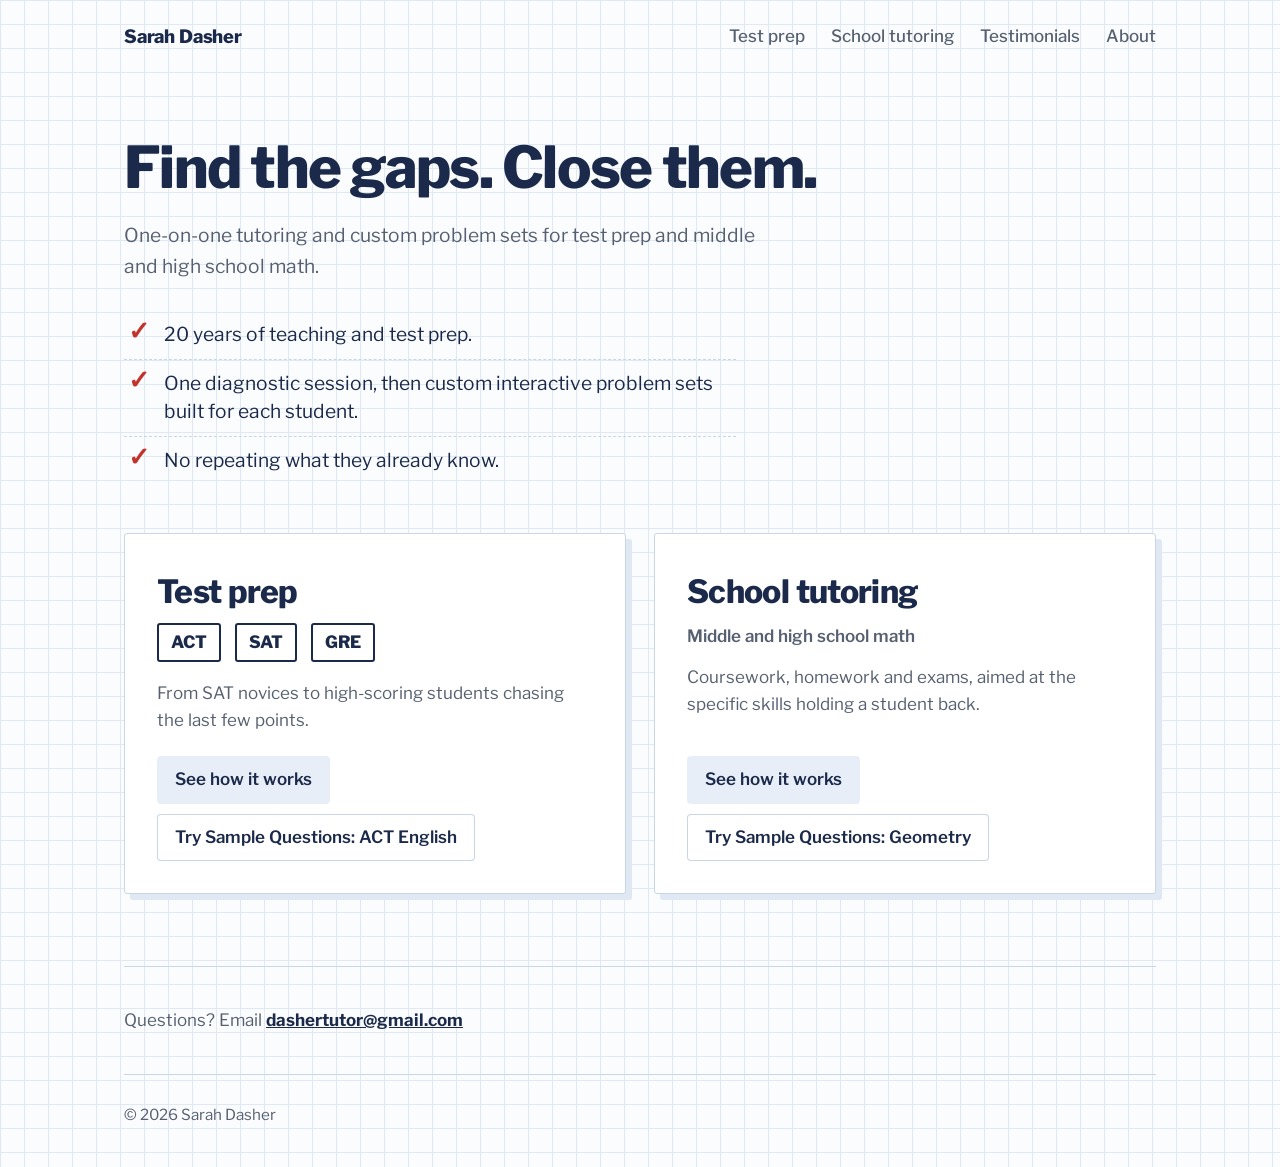
<file: index.html>
<!doctype html>
<html lang="en">
<head>
<meta charset="utf-8">
<meta name="viewport" content="width=device-width, initial-scale=1">
<title>Sarah Dasher Tutoring</title>
<meta name="description" content="One-on-one ACT, SAT and GRE prep and middle and high school math tutoring. One diagnostic session, then custom interactive problem sets aimed at each student's exact errors.">
<link rel="preconnect" href="https://fonts.googleapis.com">
<link rel="preconnect" href="https://fonts.gstatic.com" crossorigin>
<link href="https://fonts.googleapis.com/css2?family=Libre+Franklin:wght@400;500;600;700;800&family=Kalam:wght@400;700&display=swap" rel="stylesheet">
<link rel="stylesheet" href="styles.css">
</head>
<body>
<div class="wrap">
  <header class="site">
    <a class="name" href="./" aria-current="page">Sarah Dasher</a>
    <nav aria-label="Main">
      <a href="testprep/">Test prep</a>
      <a href="tutoring/">School tutoring</a>
      <a href="testimonials/">Testimonials</a>
      <a href="about/">About</a>
    </nav>
  </header>

  <main>
    <div class="home-hero">
      <h1>Find the gaps. Close them.</h1>
      <p class="lede">One-on-one tutoring and custom problem sets for test prep and middle and high school math.</p>
      <ul class="facts">
        <li>20 years of teaching and test prep.</li>
        <li>One diagnostic session, then custom interactive problem sets built for each student.</li>
        <li>No repeating what they already know.</li>
      </ul>
    </div>

    <div class="paths">
      <div class="path">
        <h2>Test prep</h2>
        <div class="tests"><span>ACT</span><span>SAT</span><span>GRE</span></div>
        <p>From SAT novices to high-scoring students chasing the last few points.</p>
        <div class="links">
          <a class="button" href="testprep/">See how it works</a>
          <a class="button ghost" href="samples/act-english.html">Try Sample Questions: ACT English</a>
        </div>
      </div>
      <div class="path">
        <h2>School tutoring</h2>
        <p class="sub">Middle and high school math</p>
        <p>Coursework, homework and exams, aimed at the specific skills holding a student back.</p>
        <div class="links">
          <a class="button" href="tutoring/">See how it works</a>
          <a class="button ghost" href="samples/geometry.html">Try Sample Questions: Geometry</a>
        </div>
      </div>
    </div>

    <div class="home-contact">
      <p>Questions? Email <a href="mailto:dashertutor@gmail.com">dashertutor@gmail.com</a></p>
    </div>
  </main>

  <footer>
    <span>&copy; 2026 Sarah Dasher</span>
  </footer>
</div>
</body>
</html>
</file>
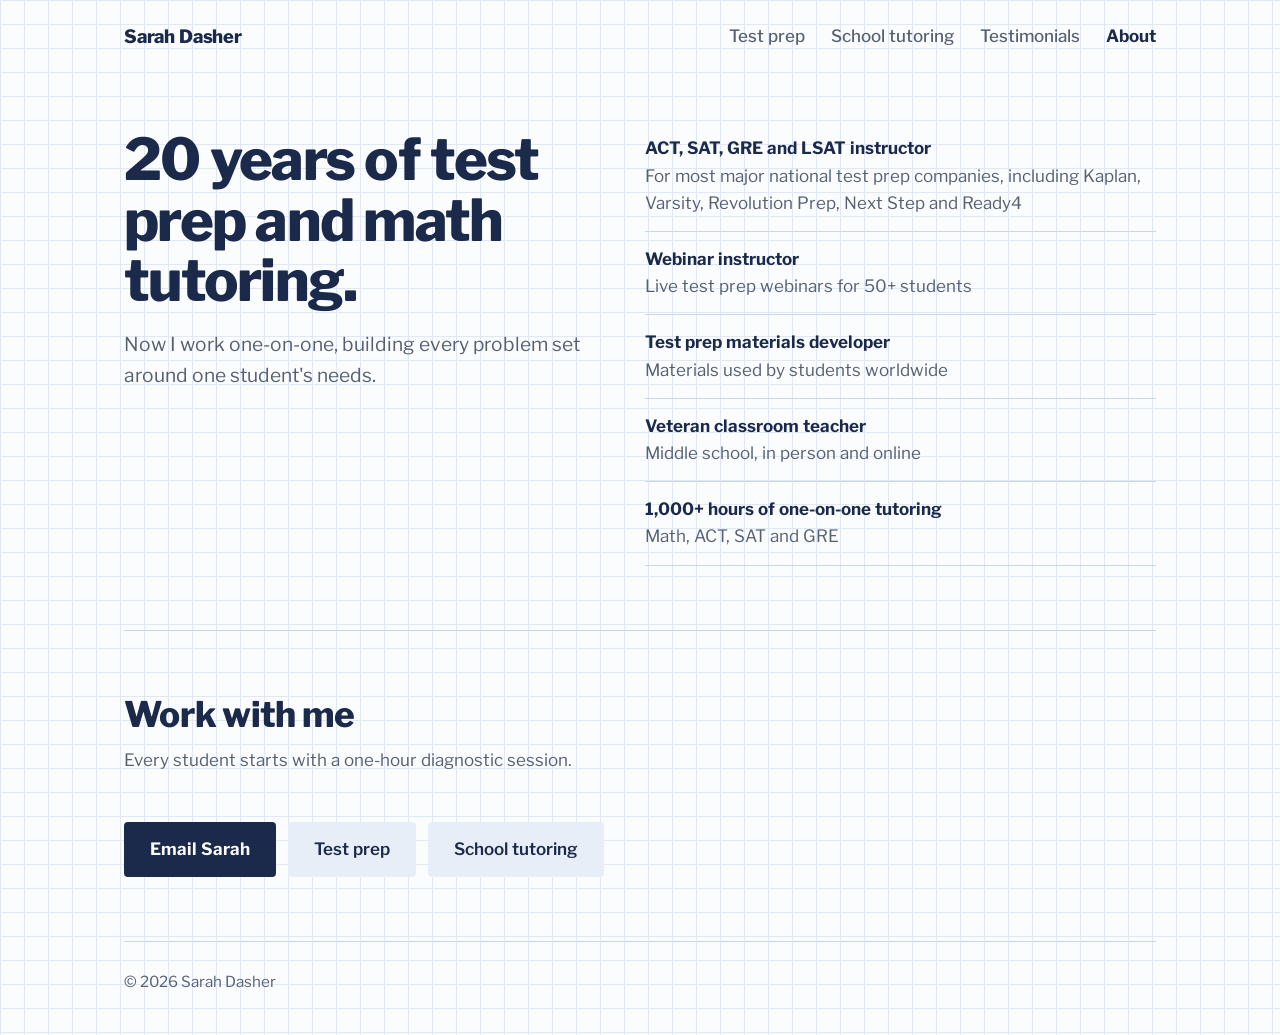
<file: about/index.html>
<!doctype html>
<html lang="en">
<head>
<meta charset="utf-8">
<meta name="viewport" content="width=device-width, initial-scale=1">
<title>About Sarah Dasher</title>
<meta name="description" content="Sarah Dasher: 20 years of tutoring, ACT, SAT, GRE and LSAT instruction for major national test prep companies, and a veteran classroom teacher.">
<link rel="preconnect" href="https://fonts.googleapis.com">
<link rel="preconnect" href="https://fonts.gstatic.com" crossorigin>
<link href="https://fonts.googleapis.com/css2?family=Libre+Franklin:wght@400;500;600;700;800&family=Kalam:wght@400;700&display=swap" rel="stylesheet">
<link rel="stylesheet" href="../styles.css">
</head>
<body>
<div class="wrap">
  <header class="site">
    <a class="name" href="../">Sarah Dasher</a>
    <nav aria-label="Main">
      <a href="../testprep/">Test prep</a>
      <a href="../tutoring/">School tutoring</a>
      <a href="../testimonials/">Testimonials</a>
      <a href="./" aria-current="page">About</a>
    </nav>
  </header>

  <main>
    <div class="about-layout">
      <div class="about-intro">
        <h1>20 years of test prep and math tutoring.</h1>
        <p class="lede">Now I work one-on-one, building every problem set around one student's needs.</p>
      </div>

      <ul class="creds">
        <li><strong>ACT, SAT, GRE and LSAT instructor</strong><span>For most major national test prep companies, including Kaplan, Varsity, Revolution Prep, Next Step and Ready4</span></li>
        <li><strong>Webinar instructor</strong><span>Live test prep webinars for 50+ students</span></li>
        <li><strong>Test prep materials developer</strong><span>Materials used by students worldwide</span></li>
        <li><strong>Veteran classroom teacher</strong><span>Middle school, in person and online</span></li>
        <li><strong>1,000+ hours of one-on-one tutoring</strong><span>Math, ACT, SAT and GRE</span></li>
      </ul>
    </div>

    <section id="contact" class="contact">
      <h2 class="section">Work with me</h2>
      <p class="intro">Every student starts with a one-hour diagnostic session.</p>
      <div class="about-next">
        <a class="button" href="mailto:dashertutor@gmail.com?subject=Diagnostic%20session">Email Sarah</a>
        <a class="button quiet" href="../testprep/">Test prep</a>
        <a class="button quiet" href="../tutoring/">School tutoring</a>
      </div>
    </section>
  </main>

  <footer>
    <span>&copy; 2026 Sarah Dasher</span>
  </footer>
</div>
</body>
</html>
</file>
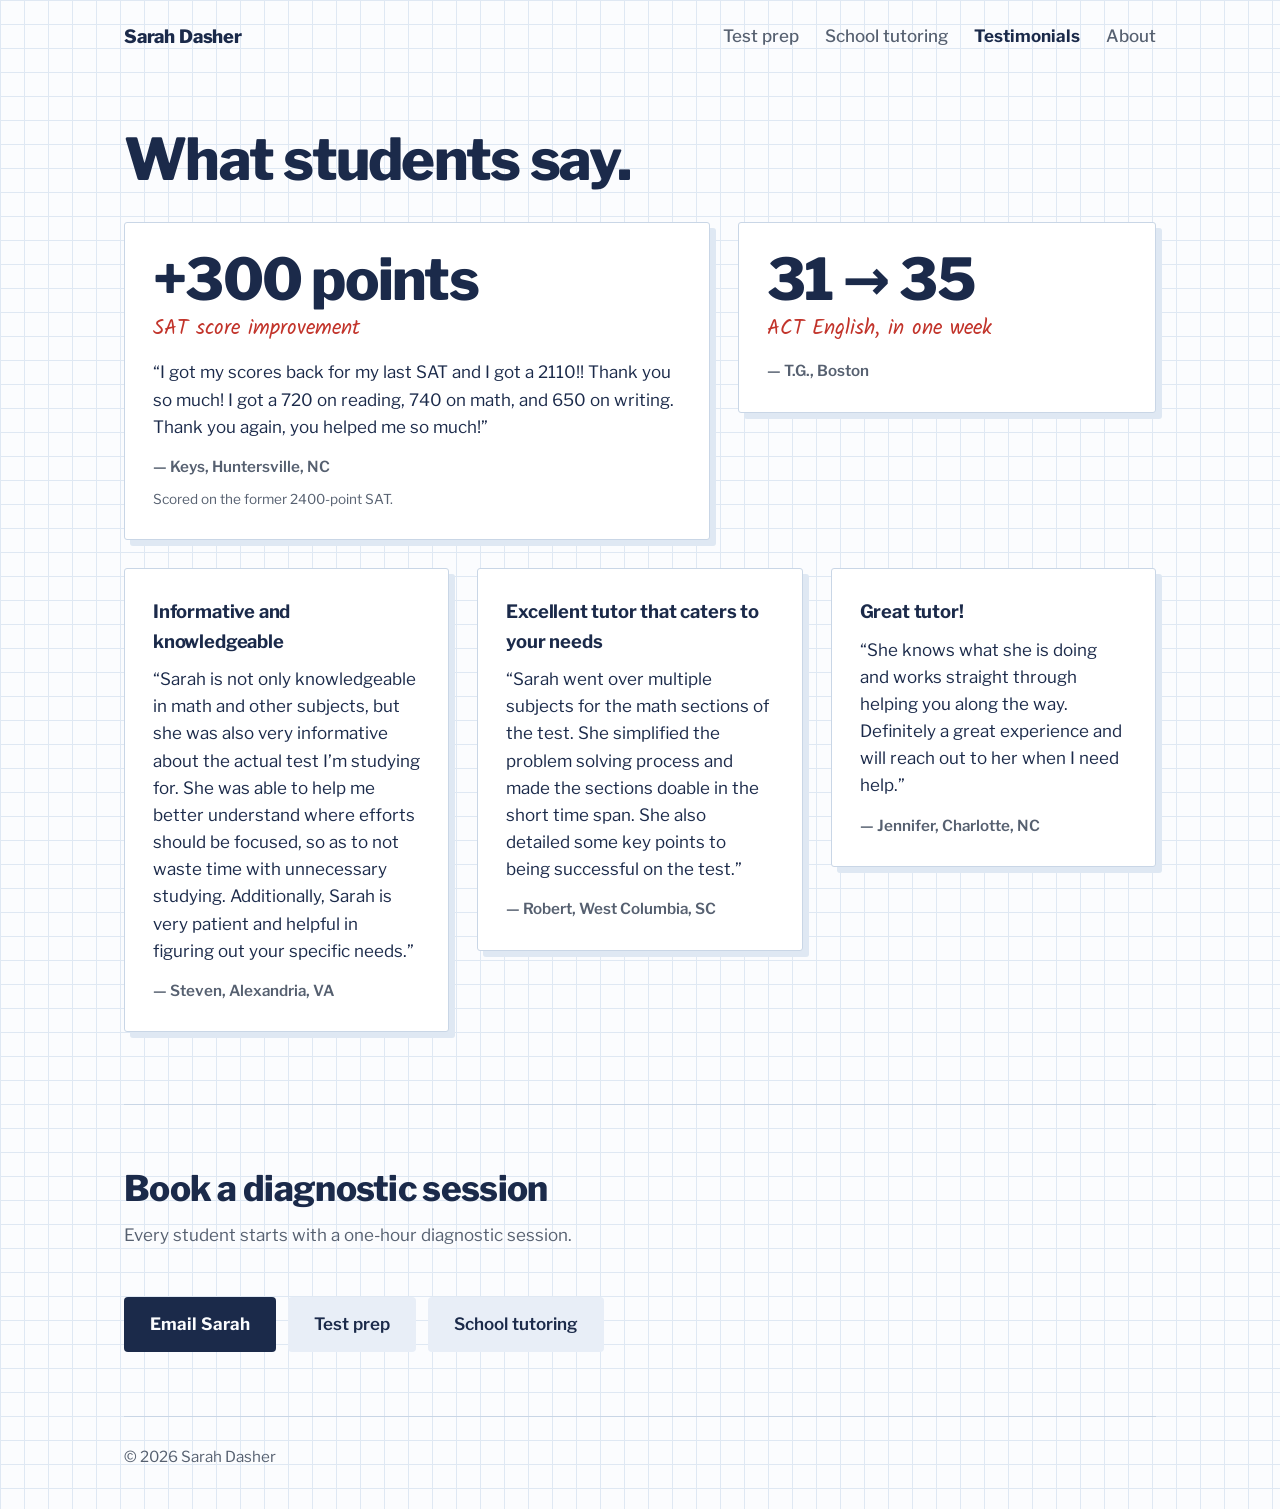
<file: testimonials/index.html>
<!doctype html>
<html lang="en">
<head>
<meta charset="utf-8">
<meta name="viewport" content="width=device-width, initial-scale=1">
<title>Testimonials | Sarah Dasher</title>
<meta name="description" content="What students say about tutoring with Sarah Dasher: a 300-point SAT improvement, ACT English from 31 to 35 in one week, and more.">
<link rel="preconnect" href="https://fonts.googleapis.com">
<link rel="preconnect" href="https://fonts.gstatic.com" crossorigin>
<link href="https://fonts.googleapis.com/css2?family=Libre+Franklin:wght@400;500;600;700;800&family=Kalam:wght@400;700&display=swap" rel="stylesheet">
<link rel="stylesheet" href="../styles.css">
</head>
<body>
<div class="wrap">
  <header class="site">
    <a class="name" href="../">Sarah Dasher</a>
    <nav aria-label="Main">
      <a href="../testprep/">Test prep</a>
      <a href="../tutoring/">School tutoring</a>
      <a href="./" aria-current="page">Testimonials</a>
      <a href="../about/">About</a>
    </nav>
  </header>

  <main>
    <div class="t-hero">
      <h1>What students say.</h1>
    </div>

    <div class="results">
      <figure class="tcard result">
        <p class="big-result">+300 points</p>
        <p class="result-label">SAT score improvement</p>
        <blockquote>“I got my scores back for my last SAT and I got a 2110!! Thank you so much! I got a 720 on reading, 740 on math, and 650 on writing. Thank you again, you helped me so much!”</blockquote>
        <figcaption>Keys, Huntersville, NC</figcaption>
        <p class="fine">Scored on the former 2400-point SAT.</p>
      </figure>

      <figure class="tcard result">
        <p class="big-result">31 → 35</p>
        <p class="result-label">ACT English, in one week</p>
        <figcaption>T.G., Boston</figcaption>
      </figure>
    </div>

    <div class="quotes">
      <figure class="tcard">
        <h2>Informative and knowledgeable</h2>
        <blockquote>“Sarah is not only knowledgeable in math and other subjects, but she was also very informative about the actual test I’m studying for. She was able to help me better understand where efforts should be focused, so as to not waste time with unnecessary studying. Additionally, Sarah is very patient and helpful in figuring out your specific needs.”</blockquote>
        <figcaption>Steven, Alexandria, VA</figcaption>
      </figure>

      <figure class="tcard">
        <h2>Excellent tutor that caters to your needs</h2>
        <blockquote>“Sarah went over multiple subjects for the math sections of the test. She simplified the problem solving process and made the sections doable in the short time span. She also detailed some key points to being successful on the test.”</blockquote>
        <figcaption>Robert, West Columbia, SC</figcaption>
      </figure>

      <figure class="tcard">
        <h2>Great tutor!</h2>
        <blockquote>“She knows what she is doing and works straight through helping you along the way. Definitely a great experience and will reach out to her when I need help.”</blockquote>
        <figcaption>Jennifer, Charlotte, NC</figcaption>
      </figure>
    </div>

    <section id="contact" class="contact">
      <h2 class="section">Book a diagnostic session</h2>
      <p class="intro">Every student starts with a one-hour diagnostic session.</p>
      <div class="about-next">
        <a class="button" href="mailto:dashertutor@gmail.com?subject=Diagnostic%20session">Email Sarah</a>
        <a class="button quiet" href="../testprep/">Test prep</a>
        <a class="button quiet" href="../tutoring/">School tutoring</a>
      </div>
    </section>
  </main>

  <footer>
    <span>&copy; 2026 Sarah Dasher</span>
  </footer>
</div>
</body>
</html>
</file>
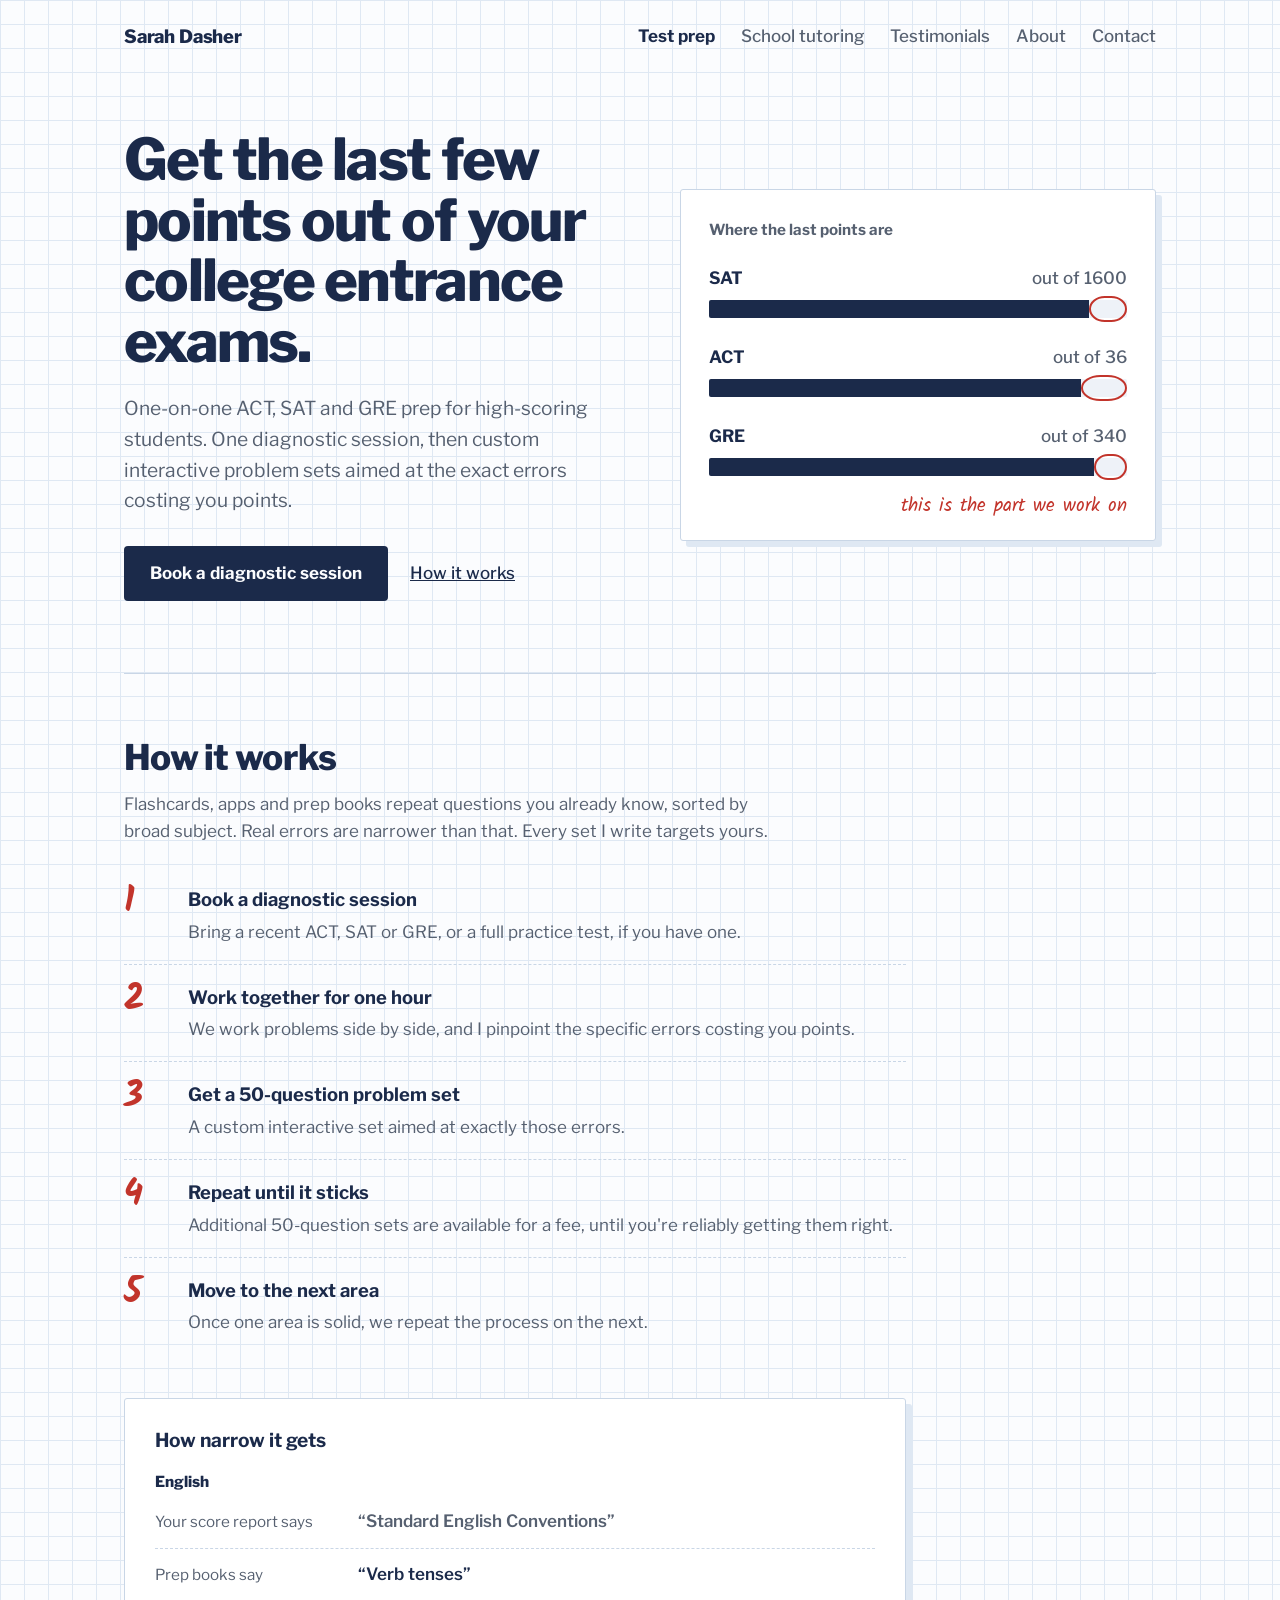
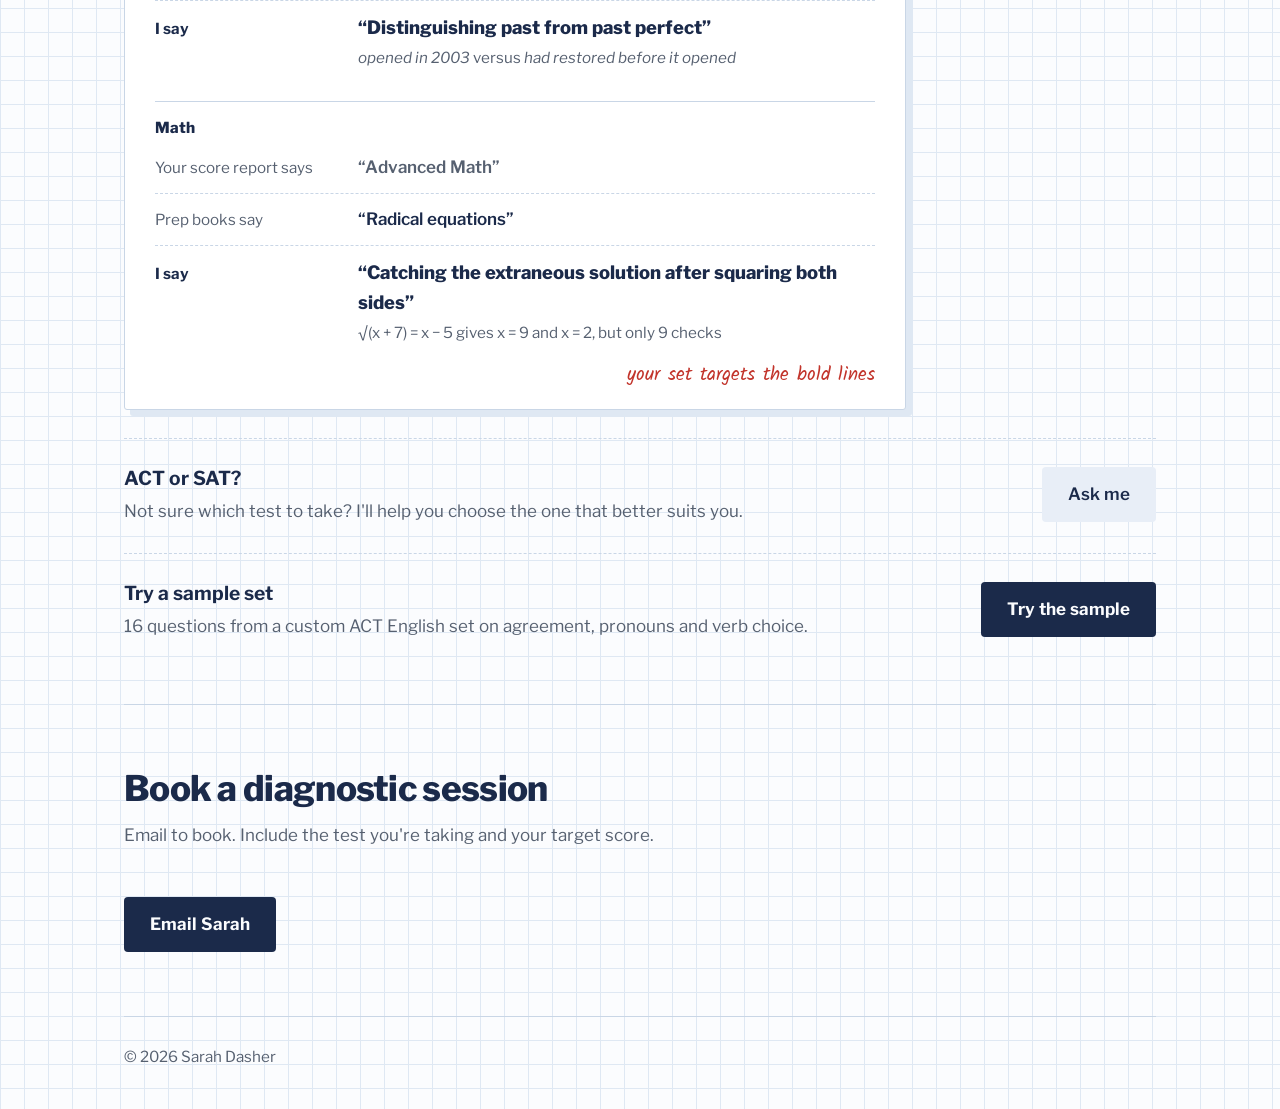
<file: testprep/index.html>
<!doctype html>
<html lang="en">
<head>
<meta charset="utf-8">
<meta name="viewport" content="width=device-width, initial-scale=1">
<title>Sarah Dasher Test Prep</title>
<meta name="description" content="One-on-one ACT, SAT and GRE prep for high-scoring students. One diagnostic session, then custom interactive problem sets aimed at the exact errors costing points.">
<link rel="preconnect" href="https://fonts.googleapis.com">
<link rel="preconnect" href="https://fonts.gstatic.com" crossorigin>
<link href="https://fonts.googleapis.com/css2?family=Libre+Franklin:wght@400;500;600;700;800&family=Kalam:wght@400;700&display=swap" rel="stylesheet">
<link rel="stylesheet" href="../styles.css">
</head>
<body>
<div class="wrap">
  <header class="site">
    <a class="name" href="../">Sarah Dasher</a>
    <nav aria-label="Main">
      <a href="./" aria-current="page">Test prep</a>
      <a href="../tutoring/">School tutoring</a>
      <a href="../testimonials/">Testimonials</a>
      <a href="../about/">About</a>
      <a class="hide-sm" href="#contact">Contact</a>
    </nav>
  </header>

  <main>
    <div class="hero">
      <div>
        <h1>Get the last few points out of your college entrance exams.</h1>
        <p class="lede">One-on-one ACT, SAT and GRE prep for high-scoring students. One diagnostic session, then custom interactive problem sets aimed at the exact errors costing you points.</p>
        <a class="button" href="#contact">Book a diagnostic session</a>
        <a class="aside-link" href="#method">How it works</a>
      </div>

      <div class="sheet" aria-label="Illustration: the last few points at the top of each test's scale">
        <h2>Where the last points are</h2>
        <div class="test">
          <div class="test-row"><span>SAT</span><span>out of 1600</span></div>
          <div class="bar" style="--w: 91%"><div class="fill"></div><div class="gap"></div></div>
        </div>
        <div class="test">
          <div class="test-row"><span>ACT</span><span>out of 36</span></div>
          <div class="bar" style="--w: 89%"><div class="fill"></div><div class="gap"></div></div>
        </div>
        <div class="test">
          <div class="test-row"><span>GRE</span><span>out of 340</span></div>
          <div class="bar" style="--w: 92%"><div class="fill"></div><div class="gap"></div></div>
        </div>
        <p class="note end">this is the part we work on</p>
      </div>
    </div>

    <section id="method">
      <h2 class="section">How it works</h2>
      <p class="intro">Flashcards, apps and prep books repeat questions you already know, sorted by broad subject. Real errors are narrower than that. Every set I write targets yours.</p>
      <ol class="process">
        <li>
          <h3>Book a diagnostic session</h3>
          <p>Bring a recent ACT, SAT or GRE, or a full practice test, if you have one.</p>
        </li>
        <li>
          <h3>Work together for one hour</h3>
          <p>We work problems side by side, and I pinpoint the specific errors costing you points.</p>
        </li>
        <li>
          <h3>Get a 50-question problem set</h3>
          <p>A custom interactive set aimed at exactly those errors.</p>
        </li>
        <li>
          <h3>Repeat until it sticks</h3>
          <p>Additional 50-question sets are available for a fee, until you're reliably getting them right.</p>
        </li>
        <li>
          <h3>Move to the next area</h3>
          <p>Once one area is solid, we repeat the process on the next.</p>
        </li>
      </ol>

      <div class="zoom">
        <h3>How narrow it gets</h3>
        <p class="zoom-sub">English</p>
        <dl>
          <div><dt>Your score report says</dt><dd>“Standard English Conventions”</dd></div>
          <div><dt>Prep books say</dt><dd>“Verb tenses”</dd></div>
          <div class="mine"><dt>I say</dt><dd>“Distinguishing past from past perfect”<span class="eg"><em>opened in 2003</em> versus <em>had restored before it opened</em></span></dd></div>
        </dl>
        <p class="zoom-sub">Math</p>
        <dl>
          <div><dt>Your score report says</dt><dd>“Advanced Math”</dd></div>
          <div><dt>Prep books say</dt><dd>“Radical equations”</dd></div>
          <div class="mine"><dt>I say</dt><dd>“Catching the extraneous solution after squaring both sides”<span class="eg">√(x + 7) = x − 5 gives x = 9 and x = 2, but only 9 checks</span></dd></div>
        </dl>
        <p class="note">your set targets the bold lines</p>
      </div>

      <div class="try">
        <div>
          <h3>ACT or SAT?</h3>
          <p>Not sure which test to take? I'll help you choose the one that better suits you.</p>
        </div>
        <a class="button quiet" href="#contact">Ask me</a>
      </div>

      <div class="try">
        <div>
          <h3>Try a sample set</h3>
          <p>16 questions from a custom ACT English set on agreement, pronouns and verb choice.</p>
        </div>
        <a class="button" href="../samples/act-english.html">Try the sample</a>
      </div>
    </section>

    <section id="contact" class="contact">
      <h2 class="section">Book a diagnostic session</h2>
      <p class="intro">Email to book. Include the test you're taking and your target score.</p>
      <a class="button" href="mailto:dashertutor@gmail.com?subject=Test%20prep%20inquiry">Email Sarah</a>
    </section>
  </main>

  <footer>
    <span>&copy; 2026 Sarah Dasher</span>
  </footer>
</div>
</body>
</html>
</file>
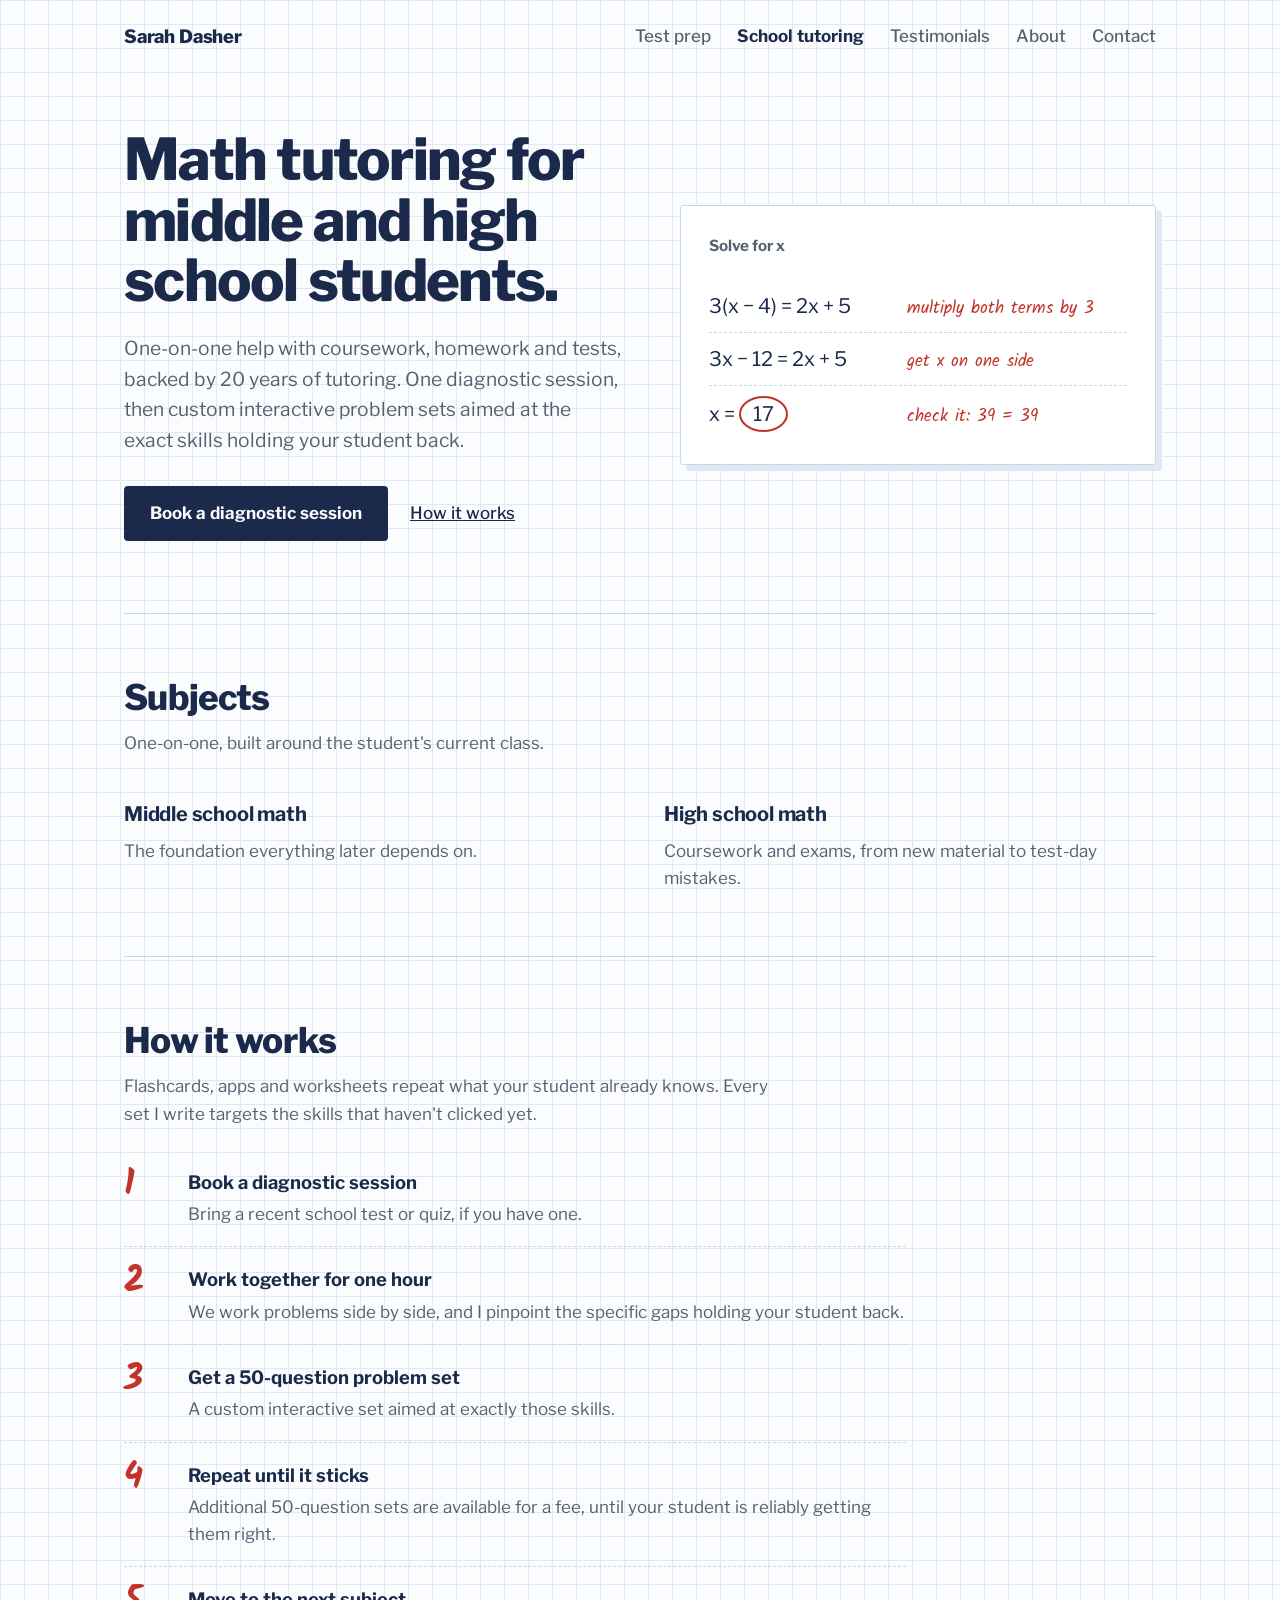
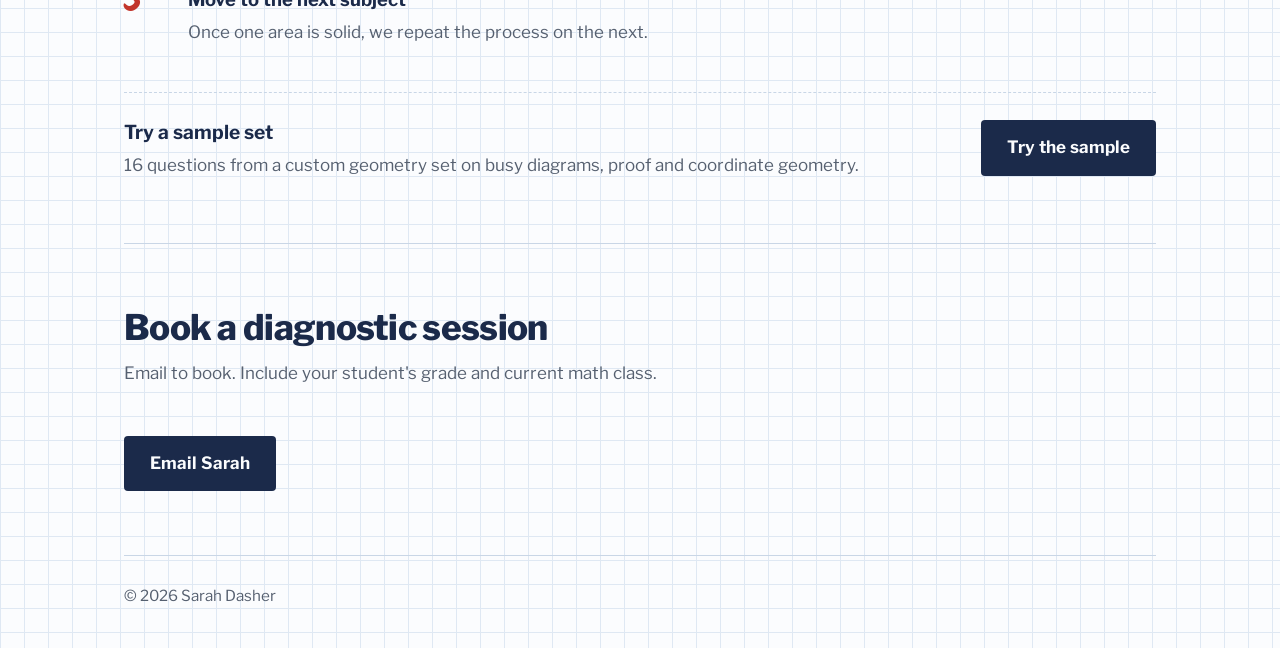
<file: tutoring/index.html>
<!doctype html>
<html lang="en">
<head>
<meta charset="utf-8">
<meta name="viewport" content="width=device-width, initial-scale=1">
<title>Sarah Dasher Math Tutoring</title>
<meta name="description" content="One-on-one middle and high school math tutoring. 20 years of experience. One diagnostic session, then custom interactive problem sets aimed at the exact skills holding a student back.">
<link rel="preconnect" href="https://fonts.googleapis.com">
<link rel="preconnect" href="https://fonts.gstatic.com" crossorigin>
<link href="https://fonts.googleapis.com/css2?family=Libre+Franklin:wght@400;500;600;700;800&family=Kalam:wght@400;700&display=swap" rel="stylesheet">
<link rel="stylesheet" href="../styles.css">
</head>
<body>
<div class="wrap">
  <header class="site">
    <a class="name" href="../">Sarah Dasher</a>
    <nav aria-label="Main">
      <a href="../testprep/">Test prep</a>
      <a href="./" aria-current="page">School tutoring</a>
      <a href="../testimonials/">Testimonials</a>
      <a href="../about/">About</a>
      <a class="hide-sm" href="#contact">Contact</a>
    </nav>
  </header>

  <main>
    <div class="hero">
      <div>
        <h1>Math tutoring for middle and high school students.</h1>
        <p class="lede">One-on-one help with coursework, homework and tests, backed by 20 years of tutoring. One diagnostic session, then custom interactive problem sets aimed at the exact skills holding your student back.</p>
        <a class="button" href="#contact">Book a diagnostic session</a>
        <a class="aside-link" href="#approach">How it works</a>
      </div>

      <div class="sheet" aria-label="Illustration: a worked algebra problem with tutor notes">
        <h2>Solve for x</h2>
        <div class="work">
          <div class="line"><span>3(x − 4) = 2x + 5</span><span class="note">multiply both terms by 3</span></div>
          <div class="line"><span>3x − 12 = 2x + 5</span><span class="note">get x on one side</span></div>
          <div class="line"><span>x = <span class="answer">17</span></span><span class="note">check it: 39 = 39</span></div>
        </div>
      </div>
    </div>

    <section id="subjects">
      <h2 class="section">Subjects</h2>
      <p class="intro">One-on-one, built around the student's current class.</p>
      <div class="services">
        <div class="service">
          <h3>Middle school math</h3>
          <p>The foundation everything later depends on.</p>
        </div>
        <div class="service">
          <h3>High school math</h3>
          <p>Coursework and exams, from new material to test-day mistakes.</p>
        </div>
      </div>
    </section>

    <section id="approach">
      <h2 class="section">How it works</h2>
      <p class="intro">Flashcards, apps and worksheets repeat what your student already knows. Every set I write targets the skills that haven't clicked yet.</p>
      <ol class="process">
        <li>
          <h3>Book a diagnostic session</h3>
          <p>Bring a recent school test or quiz, if you have one.</p>
        </li>
        <li>
          <h3>Work together for one hour</h3>
          <p>We work problems side by side, and I pinpoint the specific gaps holding your student back.</p>
        </li>
        <li>
          <h3>Get a 50-question problem set</h3>
          <p>A custom interactive set aimed at exactly those skills.</p>
        </li>
        <li>
          <h3>Repeat until it sticks</h3>
          <p>Additional 50-question sets are available for a fee, until your student is reliably getting them right.</p>
        </li>
        <li>
          <h3>Move to the next subject</h3>
          <p>Once one area is solid, we repeat the process on the next.</p>
        </li>
      </ol>

      <div class="try">
        <div>
          <h3>Try a sample set</h3>
          <p>16 questions from a custom geometry set on busy diagrams, proof and coordinate geometry.</p>
        </div>
        <a class="button" href="../samples/geometry.html">Try the sample</a>
      </div>
    </section>

    <section id="contact" class="contact">
      <h2 class="section">Book a diagnostic session</h2>
      <p class="intro">Email to book. Include your student's grade and current math class.</p>
      <a class="button" href="mailto:dashertutor@gmail.com?subject=Math%20tutoring%20inquiry">Email Sarah</a>
    </section>
  </main>

  <footer>
    <span>&copy; 2026 Sarah Dasher</span>
  </footer>
</div>
</body>
</html>
</file>
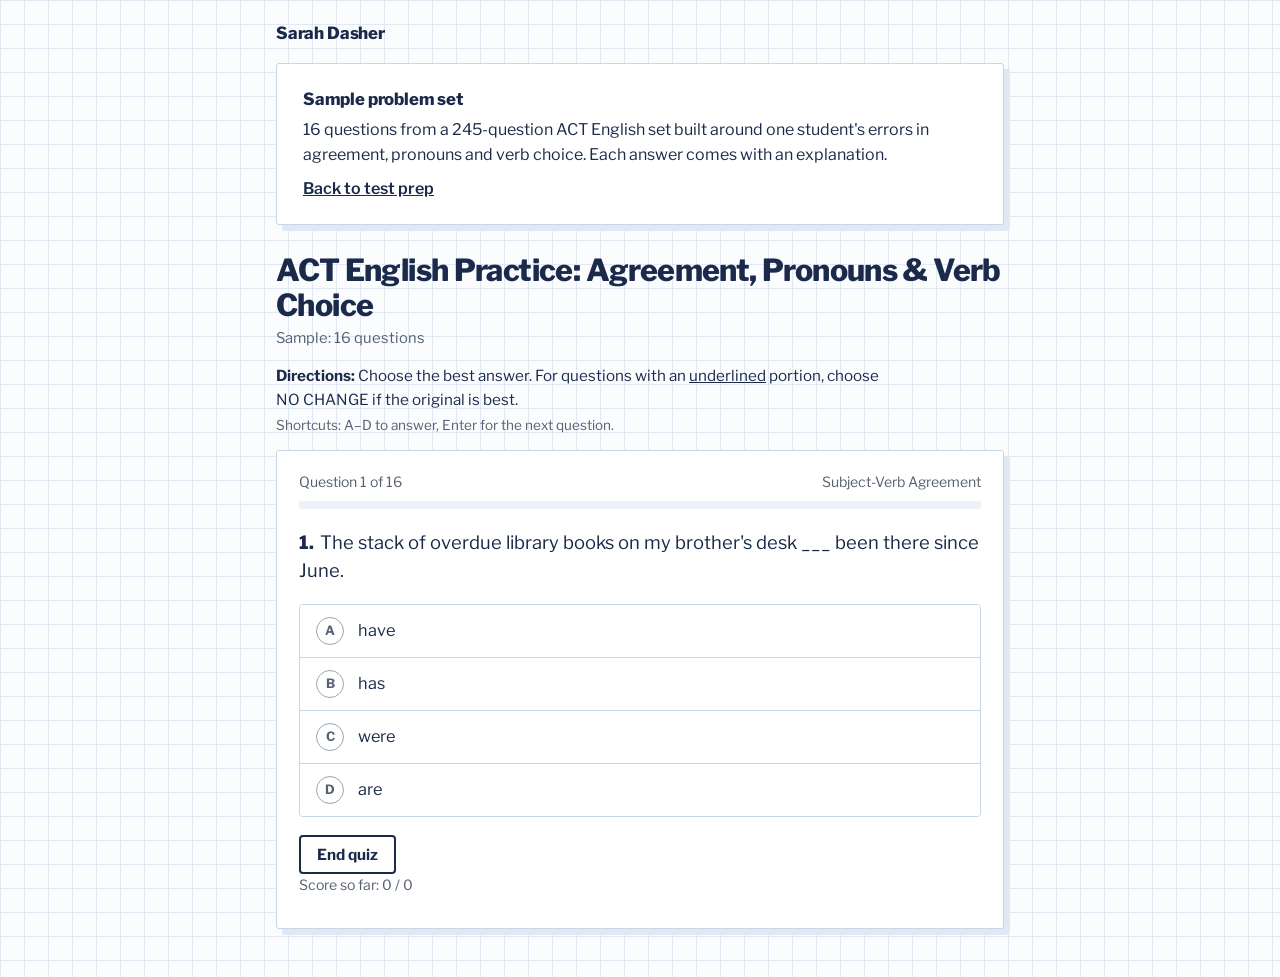
<file: samples/act-english.html>
<!doctype html>
<html lang="en">
<head>
<meta charset="utf-8">
<meta name="viewport" content="width=device-width, initial-scale=1">
<title>Sample ACT English Problem Set | Sarah Dasher</title>
<meta name="description" content="Try a sample of a custom ACT English problem set: agreement, pronouns and verb choice.">
<link rel="preconnect" href="https://fonts.googleapis.com">
<link rel="preconnect" href="https://fonts.gstatic.com" crossorigin>
<link href="https://fonts.googleapis.com/css2?family=Libre+Franklin:wght@400;500;600;700;800&family=Kalam:wght@400;700&display=swap" rel="stylesheet">
<link rel="stylesheet" href="../quiz.css">
</head>
<body class="act">
<header class="site-head"><a href="../">Sarah Dasher</a></header>
<div class="letter"><div class="letter-inner">
  <p class="kicker">Sample problem set</p>
  <p>16 questions from a 245-question ACT English set built around one student's errors in agreement, pronouns and verb choice. Each answer comes with an explanation.</p>
  <p><a href="../testprep/">Back to test prep</a></p>
</div></div>
<div class="wrap">
  <h1>ACT English Practice: Agreement, Pronouns &amp; Verb Choice</h1>
  <p class="sub">Sample: 16 questions</p>

  <p class="directions"><b>Directions:</b> Choose the best answer. For questions with an <u>underlined</u> portion, choose NO CHANGE if the original is best. <span class="keys">Shortcuts: A–D to answer, Enter for the next question.</span></p>

  <div id="quiz" class="card">
    <div class="topbar"><span id="counter"></span><span id="sectionLabel"></span></div>
    <div class="progress"><div id="bar"></div></div>
    <div class="question"><span class="qnum" id="qnum"></span><span id="qtext"></span></div>
    <div class="choices" id="choices"></div>
    <div id="feedback" class="feedback hidden"></div>
    <div class="row">
      <button class="btn hidden" id="nextBtn">Next</button>
      <button class="btn secondary" id="quitBtn">End quiz</button>
    </div>
    <p class="running">Score so far: <span id="running">0 / 0</span></p>
  </div>

  <div id="results" class="card hidden">
    <p class="muted">Your score</p>
    <p class="score" id="finalScore"></p>
    <p id="finalPct"></p>
    <h3>By section</h3>
    <table id="breakdown"></table>
    <div class="row">
      <button class="btn" id="retryBtn">Retry missed questions</button>
      <button class="btn secondary" id="restartBtn">Start over</button>
    </div>
    <h3>Review missed questions</h3>
    <div id="review"></div>
    <div class="cta">
      <p>Want a set built around your own errors?</p>
      <a class="btn" href="../testprep/#contact">Book a diagnostic session</a>
    </div>
  </div>
</div>

<script>
const SECTIONS = [
  "Subject-Verb Agreement",
  "Tense and Timeline",
  "Verb Forms",
  "Simple vs. “-ing” Verbs and Sentence Structure",
  "Concision and Style",
  "Subject-Verb Agreement (Advanced Drill)",
  "Pronoun Agreement, Case, and Reference",
  "Awkward Verb Constructions (Advanced Drill)"
];

const DATA = [
[1, "The stack of overdue library books on my brother's desk ___ been there since June.", ["have", "has", "were", "are"], "B", "Subject “stack” is singular."],
[1, "Beneath the floorboards of the old farmhouse ___ a box of letters and a faded photograph.", ["was", "has been", "were", "is"], "C", "Inverted sentence; the compound subject (box and photograph) is plural."],
[2, "Since she moved to Tucson in 2019, Dana ___ three different jobs.", ["held", "has held", "had held", "holds"], "B", "“Since” + a past time calls for present perfect."],
[2, "The museum ___ the exhibit in 2021, shortly after the renovation was completed.", ["opened", "has opened", "had opened", "has been opening"], "A", "A specific past date calls for simple past."],
[3, "The dog has ___ on the couch all morning.", ["laid", "lain", "lay", "lied"], "B", "Lie (to rest): lie, lay, lain. After “has,” use “lain.”"],
[3, "Please ___ the folders on my desk before you leave.", ["lie", "laying", "lain", "lay"], "D", "Lay (to place) takes an object: lay the folders."],
[4, "The receipt <u>is showing</u> that the purchase was made on March 3.", ["NO CHANGE", "showing", "shows", "it shows"], "C", "A fact stated by a document takes simple present."],
[4, "The jar on the top shelf <u>is containing</u> buttons from my grandmother's sewing kit.", ["NO CHANGE", "containing", "it contains", "contains"], "D", "“Contain” is a state verb; it doesn't take the progressive."],
[5, "Which choice is clearest and most concise?", ["A decision to cancel the trip was made by the principal.", "The principal decided to cancel the trip.", "It was the principal who made the decision of canceling the trip.", "The trip's cancellation was decided upon by the principal."], "B", "Active voice with the fewest words."],
[5, "___ the oldest of five children, Marcus often cooked dinner for his siblings.", ["Being that he was", "Being as he was", "As", "His being"], "C", "Avoid “being that” and “being as.”"],
[6, "One of the researchers who <u>has</u> studied the paintings believes that the artist used an unusual pigment.", ["NO CHANGE", "have", "having", "was"], "B", "The relative clause modifies the plural noun “researchers,” so its verb is “have.” The main subject “One” takes “believes.”"],
[6, "The number of artifacts recovered from the shipwreck <u>have</u> doubled since the excavation began.", ["NO CHANGE", "has", "are", "were"], "B", "The subject is the singular noun “number.” “Artifacts” is inside a modifying phrase."],
[7, "The curator gave the interns and <u>I</u> access to the restricted archive.", ["NO CHANGE", "myself", "me", "mine"], "C", "The pronoun is an object of “gave”: the curator gave me access. Adding “the interns” does not change its case."],
[7, "<u>Me and Luis</u> reviewed the original survey records.", ["NO CHANGE", "Luis and me", "Luis and I", "Myself and Luis"], "C", "The compound phrase is the subject of “reviewed”; “I” is the subject form."],
[8, "By the time the museum opened in 2003, its staff <u>have restored</u> nearly all of the murals.", ["NO CHANGE", "restore", "had restored", "were restoring"], "C", "“Had restored” places the completed restoration before the museum opened in 2003."],
[8, "Since 2018, the team <u>has monitored</u> temperatures at the same five sites, and it continues to do so.", ["NO CHANGE", "monitored", "had monitored", "was monitoring"], "A", "“Has monitored” links an activity that began in 2018 to the present, reinforced by “continues to do so.”"]
];

const LETTERS = "ABCD";
const QUESTIONS = DATA.map((d, i) => ({
  num: i + 1, section: d[0], text: d[1], choices: d[2],
  answer: LETTERS.indexOf(d[3]), why: d[4],
  alt: d[5] ? LETTERS.indexOf(d[5]) : -1, altNote: d[6] || ""
}));

const $ = id => document.getElementById(id);
let pool = [], idx = 0, results = [], answered = false;

function shuffle(arr) {
  const a = arr.slice();
  for (let i = a.length - 1; i > 0; i--) {
    const j = Math.floor(Math.random() * (i + 1));
    [a[i], a[j]] = [a[j], a[i]];
  }
  return a;
}

function show(screen) {
  ["quiz", "results"].forEach(s => $(s).classList.toggle("hidden", s !== screen));
  window.scrollTo(0, 0);
}

function startQuiz(questions) {
  pool = questions.slice();
  idx = 0; results = [];
  show("quiz");
  renderQuestion();
}

function renderQuestion() {
  const q = pool[idx];
  answered = false;
  $("counter").textContent = `Question ${idx + 1} of ${pool.length}`;
  $("sectionLabel").textContent = SECTIONS[q.section - 1];
  $("bar").style.width = `${(idx / pool.length) * 100}%`;
  $("qnum").textContent = q.num + ".";
  $("qtext").innerHTML = q.text;
  const box = $("choices");
  box.innerHTML = "";
  q.choices.forEach((c, i) => {
    const b = document.createElement("button");
    b.className = "choice";
    b.innerHTML = `<span class="letter">${LETTERS[i]}</span><span></span>`;
    b.lastChild.textContent = c;
    b.onclick = () => choose(i);
    box.appendChild(b);
  });
  $("feedback").className = "feedback hidden";
  $("nextBtn").classList.add("hidden");
  updateRunning();
}

function choose(i) {
  if (answered) return;
  answered = true;
  const q = pool[idx];
  const isAlt = i === q.alt;
  const correct = i === q.answer || isAlt;
  results.push({ q, chosen: i, correct });
  const buttons = $("choices").children;
  for (let k = 0; k < buttons.length; k++) {
    buttons[k].disabled = true;
    if (k === q.answer || (isAlt && k === i)) buttons[k].classList.add("correct");
    else if (k === i) buttons[k].classList.add("wrong");
  }
  const fb = $("feedback");
  fb.className = "feedback " + (correct ? "good" : "bad");
  if (isAlt) {
    fb.innerHTML = `<b>Accepted.</b> The intended answer is ${LETTERS[q.answer]}. ${q.why} ${q.altNote}`;
  } else if (correct) {
    fb.innerHTML = `<b>Correct.</b> ${q.why}`;
  } else {
    fb.innerHTML = `<b>Not quite. The answer is ${LETTERS[q.answer]}.</b> ${q.why}`;
  }
  $("nextBtn").textContent = idx === pool.length - 1 ? "See results" : "Next";
  $("nextBtn").classList.remove("hidden");
  $("nextBtn").focus();
  updateRunning();
}

function updateRunning() {
  const right = results.filter(r => r.correct).length;
  $("running").textContent = `${right} / ${results.length}`;
}

function next() {
  if (!answered) return;
  if (idx < pool.length - 1) { idx++; renderQuestion(); }
  else showResults();
}

function showResults() {
  $("bar").style.width = "100%";
  const right = results.filter(r => r.correct).length;
  const total = results.length;
  $("finalScore").textContent = `${right} / ${total}`;
  $("finalPct").textContent = total ? `${Math.round((right / total) * 100)}% correct` : "No questions answered.";

  let rows = "<tr><th>Section</th><th>Correct</th><th>%</th></tr>";
  SECTIONS.forEach((name, i) => {
    const rs = results.filter(r => r.q.section === i + 1);
    if (!rs.length) return;
    const c = rs.filter(r => r.correct).length;
    rows += `<tr><td>${name}</td><td>${c} / ${rs.length}</td><td>${Math.round((c / rs.length) * 100)}%</td></tr>`;
  });
  $("breakdown").innerHTML = rows;

  const missed = results.filter(r => !r.correct);
  const review = $("review");
  review.innerHTML = missed.length ? "" : "<p>No missed questions. Nice work!</p>";
  missed.forEach(r => {
    const div = document.createElement("div");
    div.className = "review-item";
    div.innerHTML =
      `<div><b>${r.q.num}.</b> ${r.q.text}</div>` +
      `<div class="ui">Your answer: ${LETTERS[r.chosen]}. ${escapeHtml(r.q.choices[r.chosen])}<br>` +
      `Correct answer: ${LETTERS[r.q.answer]}. ${escapeHtml(r.q.choices[r.q.answer])}<br>${r.q.why}</div>`;
    review.appendChild(div);
  });
  $("retryBtn").disabled = missed.length === 0;
  show("results");
}

function escapeHtml(s) {
  return s.replace(/&/g, "&amp;").replace(/</g, "&lt;").replace(/>/g, "&gt;");
}

$("nextBtn").onclick = next;
$("quitBtn").onclick = () => { if (results.length) showResults(); };
$("retryBtn").onclick = () => startQuiz(results.filter(r => !r.correct).map(r => r.q));
$("restartBtn").onclick = () => startQuiz(QUESTIONS);
startQuiz(QUESTIONS);

document.addEventListener("keydown", e => {
  if ($("quiz").classList.contains("hidden")) return;
  const key = e.key.toUpperCase();
  const map = { A: 0, B: 1, C: 2, D: 3, "1": 0, "2": 1, "3": 2, "4": 3 };
  if (!answered && key in map) { choose(map[key]); }
  else if (answered && e.key === "Enter") { e.preventDefault(); next(); }
});
</script>
</body>
</html>
</file>
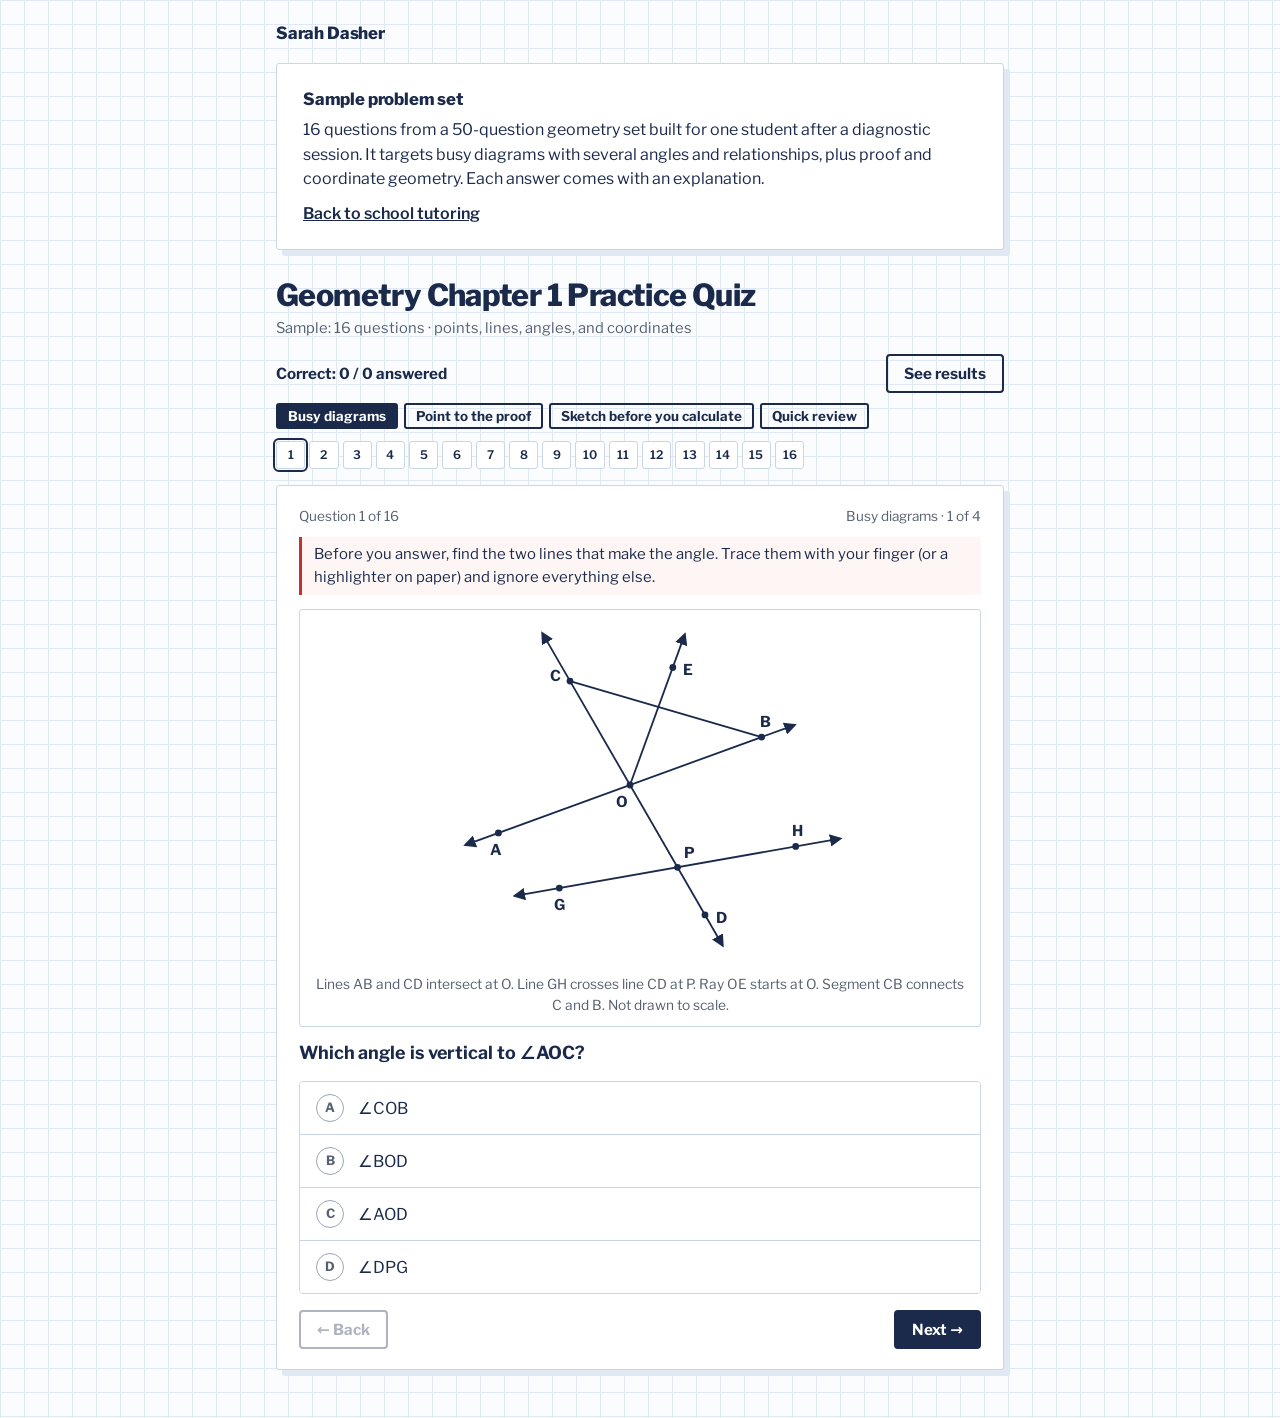
<file: samples/geometry.html>
<!doctype html>
<html lang="en">
<head>
<meta charset="utf-8">
<meta name="viewport" content="width=device-width, initial-scale=1">
<title>Sample Geometry Problem Set | Sarah Dasher</title>
<meta name="description" content="Try a sample of a custom geometry problem set: busy diagrams, proof, and coordinate geometry.">
<link rel="preconnect" href="https://fonts.googleapis.com">
<link rel="preconnect" href="https://fonts.gstatic.com" crossorigin>
<link href="https://fonts.googleapis.com/css2?family=Libre+Franklin:wght@400;500;600;700;800&family=Kalam:wght@400;700&display=swap" rel="stylesheet">
<link rel="stylesheet" href="../quiz.css">
</head>
<body>
 <header class="site-head"><a href="../">Sarah Dasher</a></header>
  <div class="letter"><div class="letter-inner">
    <p class="kicker">Sample problem set</p>
    <p>16 questions from a 50-question geometry set built for one student after a diagnostic session. It targets busy diagrams with several angles and relationships, plus proof and coordinate geometry. Each answer comes with an explanation.</p>
    <p><a href="../tutoring/">Back to school tutoring</a></p>
  </div></div>
  <div class="wrap" id="app"></div>
<script>
(function(){
"use strict";
/* ---------- drawing helpers ---------- */
var uid = 0;
function pol(c, a, r){ return [c[0] + r*Math.cos(a*Math.PI/180), c[1] - r*Math.sin(a*Math.PI/180)]; }
function f(n){ return Math.round(n*10)/10; }
function wrapSvg(w, h, body){
  var id = "ah" + (++uid);
  return '<svg class="fig" viewBox="0 0 '+w+' '+h+'" role="img" aria-label="Geometry diagram"><defs><marker id="'+id+'" viewBox="0 0 10 10" refX="8" refY="5" markerWidth="7" markerHeight="7" orient="auto-start-reverse"><path d="M0,0 L10,5 L0,10 z" fill="currentColor"/></marker></defs>' + body.split("__M").join(id) + '</svg>';
}
function line2(a,b){ return '<line class="ln" x1="'+f(a[0])+'" y1="'+f(a[1])+'" x2="'+f(b[0])+'" y2="'+f(b[1])+'" marker-start="url(#__M)" marker-end="url(#__M)"/>'; }
function ray(a,b){ return '<line class="ln" x1="'+f(a[0])+'" y1="'+f(a[1])+'" x2="'+f(b[0])+'" y2="'+f(b[1])+'" marker-end="url(#__M)"/>'; }
function seg(a,b){ return '<line class="ln" x1="'+f(a[0])+'" y1="'+f(a[1])+'" x2="'+f(b[0])+'" y2="'+f(b[1])+'"/>'; }
function dot(p, lab, dx, dy){ return '<circle class="dt" cx="'+f(p[0])+'" cy="'+f(p[1])+'" r="3.4"/>' + (lab ? '<text class="lb" x="'+f(p[0]+dx)+'" y="'+f(p[1]+dy)+'">'+lab+'</text>' : ''); }
function tick(a,b,n){
  var mx=(a[0]+b[0])/2, my=(a[1]+b[1])/2, L=Math.hypot(b[0]-a[0], b[1]-a[1]);
  var ux=(b[0]-a[0])/L, uy=(b[1]-a[1])/L, nx=-uy, ny=ux, s="";
  for (var i=0;i<n;i++){ var o=(i-(n-1)/2)*5, cx=mx+ux*o, cy=my+uy*o; s+='<line class="thin" x1="'+f(cx-nx*7)+'" y1="'+f(cy-ny*7)+'" x2="'+f(cx+nx*7)+'" y2="'+f(cy+ny*7)+'"/>'; }
  return s;
}
function box(v,d1,d2,s){
  s = s || 11;
  function u(d){ var L=Math.hypot(d[0]-v[0], d[1]-v[1]); return [(d[0]-v[0])/L, (d[1]-v[1])/L]; }
  var a=u(d1), b=u(d2), p1=[v[0]+a[0]*s, v[1]+a[1]*s], p3=[v[0]+b[0]*s, v[1]+b[1]*s], p2=[p1[0]+b[0]*s, p1[1]+b[1]*s];
  return '<polyline class="thin" points="'+f(p1[0])+','+f(p1[1])+' '+f(p2[0])+','+f(p2[1])+' '+f(p3[0])+','+f(p3[1])+'"/>';
}

/* ---------- figures ---------- */
var FIG = {
  busy: function(){
    var O=[210,165], A=pol(O,200,140), B=pol(O,20,140), C=pol(O,120,120), D=pol(O,300,150), E=pol(O,70,125);
    var P=pol(O,300,95), G=pol(P,190,120), H=pol(P,10,120);
    var s = line2(pol(O,200,175), pol(O,20,175)) + line2(pol(O,120,175), pol(O,300,185)) + ray(O, pol(O,70,160))
          + line2(pol(P,190,165), pol(P,10,165)) + seg(C,B)
          + dot(A,"A",-2,18) + dot(B,"B",4,-14) + dot(C,"C",-15,-4) + dot(D,"D",16,4) + dot(E,"E",15,4)
          + dot(O,"O",-8,18) + dot(P,"P",12,-13) + dot(G,"G",0,18) + dot(H,"H",2,-14);
    return { svg: wrapSvg(440,340,s), cap: "Lines AB and CD intersect at O. Line GH crosses line CD at P. Ray OE starts at O. Segment CB connects C and B. Not drawn to scale." };
  },
  tri: function(){
    var J=[70,50], K=[70,240], L=[350,240], M=[210,240];
    var s = seg(J,K)+seg(K,L)+seg(L,J)+seg(J,M)+tick(K,M,1)+tick(M,L,1)+box(K,J,L,13)
          + dot(J,"J",-14,-6)+dot(K,"K",-14,10)+dot(L,"L",14,10)+dot(M,"M",0,20);
    return { svg: wrapSvg(420,275,s), cap: "Triangle JKL with point M on side KL. Only the markings shown are known." };
  },
  right: function(){
    var B=[80,260], A=pol(B,0,250), C=pol(B,90,190), D=pol(B,60,210);
    var s = ray(B,pol(B,0,290)) + ray(B,pol(B,90,225)) + ray(B,pol(B,60,250)) + box(B,A,C,14)
          + dot(B,"B",-14,12) + dot(A,"A",0,18) + dot(C,"C",-16,0) + dot(D,"D",14,6);
    return { svg: wrapSvg(400,290,s), cap: "∠ABC is marked as a right angle. Ray BD is inside ∠ABC. m∠ABD = 2x + 8 and m∠DBC = 4x + 10. Not drawn to scale." };
  },
  obt: function(){
    var Q=[70,250], P=pol(Q,0,250), S=pol(Q,40,215), R=pol(Q,75,195);
    var s = ray(Q,pol(Q,0,300)) + ray(Q,pol(Q,40,262)) + ray(Q,pol(Q,75,238))
          + dot(Q,"Q",-14,12) + dot(P,"P",0,18) + dot(S,"S",14,8) + dot(R,"R",16,4);
    return { svg: wrapSvg(400,280,s), cap: "Ray QS is inside ∠PQR. m∠PQS = 3x + 10, m∠SQR = 2x + 20, and m∠PQR = 7x − 20. Not drawn to scale." };
  },
  para: function(){
    var A=[110,210], B=[290,210], C=[240,90], D=[60,90], E=[380,210];
    var s = seg(A,B)+seg(B,C)+seg(C,D)+seg(D,A)+ray(B,[410,210])
          + dot(A,"A",-4,18)+dot(B,"B",0,18)+dot(C,"C",12,-10)+dot(D,"D",-12,-10)+dot(E,"E",0,18);
    return { svg: wrapSvg(440,240,s), cap: "ABCD is a parallelogram. Side AB is extended past B to point E. m∠DAB = 115°. Not drawn to scale." };
  }
};

/* ---------- questions ---------- */
var SECTIONS = [
  { name:"Busy diagrams", tip:"Before you answer, find the two lines that make the angle. Trace them with your finger (or a highlighter on paper) and ignore everything else." },
  { name:"Point to the proof", tip:"For every “yes,” you should be able to point to a mark, a given, or a definition. “It looks like it” doesn’t count." },
  { name:"Sketch before you calculate", tip:"Plot the points on the sketch pad first. Predict: does the line rise or fall? Is it steep or flat? Then check that your answer matches." },
  { name:"Quick review", tip:"Rays, angle pairs, and quadrilaterals." }
];

var Q = [
/* ---- Busy diagrams (14) ---- */
{s:0,fig:"busy",q:"Which angle is vertical to ∠AOC?",o:["∠COB","∠BOD","∠AOD","∠DPG"],a:1,
 e:"Vertical angles share a vertex, and their sides are opposite rays. Trace lines AB and CD: OA is opposite OB and OC is opposite OD, so ∠AOC pairs with ∠BOD, the opposite opening of the X."},
{s:0,fig:"busy",q:"Which angle is vertical to ∠BOC?",o:["∠AOD","∠AOC","∠EOB","∠HPD"],a:0,
 e:"Trace lines AB and CD. The opening across from ∠BOC is ∠AOD. ∠EOB uses ray OE, which isn’t part of either line."},
{s:0,fig:"busy",q:"Which pair of angles are vertical angles?",o:["∠BOD and ∠OPH","∠OPH and ∠DPG","∠AOC and ∠COB","∠EOB and ∠EOC"],a:1,
 e:"∠OPH and ∠DPG both have vertex P, and their sides are opposite rays (PO↔PD and PH↔PG). ∠BOD and ∠OPH have different vertices, so they can’t be vertical angles."},
{s:0,fig:"busy",q:"Which angle forms a linear pair with ∠AOE?",o:["∠EOC","∠EOB","∠BOD","∠AOC"],a:1,
 e:"∠AOE and ∠EOB share vertex O and side OE, and their other sides (OA and OB) are opposite rays that form line AB. Together they make a straight line, so they add to 180°."},
{s:0,fig:"busy",q:"Which angle forms a linear pair with ∠COE?",o:["∠EOD","∠EOB","∠AOC","∠AOE"],a:0,
 e:"∠COE and ∠EOD share side OE, and OC and OD are opposite rays (line CD). ∠EOB also shares side OE, but OC and OB are not opposite rays."},
{s:0,fig:"busy",q:"Does ∠EOB have a vertical angle shown in this diagram?",o:["Yes, ∠AOD","Yes, ∠COA","No, because the ray opposite OE isn’t drawn","Yes, ∠DPG"],a:2,
 e:"A vertical angle needs both sides to be opposite rays. OB has an opposite ray (OA), but OE doesn’t have one in the diagram. Ray OE stops at O, so ∠EOB has no vertical partner here."},
{s:0,fig:"busy",q:"Are ∠BOD and ∠OPH vertical angles?",o:["Yes, they look about the same size","Yes, they’re both on line CD","No, they have different vertices (O and P)","No, because one of them is acute"],a:2,
 e:"Vertical angles must share a vertex. ∠BOD is at O and ∠OPH is at P, so they can’t be vertical angles, no matter what they look like."},
{s:0,fig:"busy",q:"Suppose m∠AOC = 80°. What is m∠BOD?",o:["80°","100°","10°","180°"],a:0,
 e:"∠AOC and ∠BOD are vertical angles, and vertical angles are always congruent. So m∠BOD = 80°."},
{s:0,fig:"busy",q:"Suppose m∠AOC = 80°. What is m∠AOD?",o:["80°","100°","10°","280°"],a:1,
 e:"∠AOC and ∠AOD share side OA, and OC and OD are opposite rays, so they form a linear pair: 180° − 80° = 100°."},
{s:0,fig:"busy",q:"Suppose m∠OPH = 110°. Which other angle at P must also measure 110°?",o:["∠HPD","∠GPO","∠DPG","∠BOD"],a:2,
 e:"Trace lines CD and GH at P. ∠DPG is across the X from ∠OPH, so they’re vertical angles, and vertical angles are congruent."},
{s:0,fig:"busy",q:"Suppose m∠OPH = 110°. What is m∠HPD?",o:["110°","70°","20°","250°"],a:1,
 e:"∠OPH and ∠HPD share side PH, and PO and PD are opposite rays, so they form a linear pair: 180° − 110° = 70°."},
{s:0,fig:"busy",q:"Which three points are collinear?",o:["A, O, E","C, O, D","C, E, B","O, P, H"],a:1,
 e:"C, O, and D all lie on line CD (and so does P). E is on a ray from O, not on line AB or line CD."},
{s:0,fig:"busy",q:"You want to find the vertical angle partner of ∠GPO. Which two lines should you trace?",o:["Lines AB and CD","Lines CD and GH","Lines AB and GH","Ray OE and line GH"],a:1,
 e:"∠GPO has its vertex at P, where lines CD and GH cross. Trace those two lines and ignore everything else. Its partner across the X is ∠HPD."},
{s:0,fig:"busy",q:"How are ∠GPD and ∠DPH related?",o:["They’re vertical angles","They’re a linear pair","They’re not related","They’re complementary"],a:1,
 e:"They share vertex P and side PD, and their other sides (PG and PH) are opposite rays forming line GH. That makes them a linear pair, so they add to 180°."},

/* ---- Point to the proof (12) ---- */
{s:1,fig:"tri",q:"Can you conclude that M is the midpoint of KL?",o:["Yes, the tick marks show KM ≅ ML","Yes, M looks centered","No, you would need measurements","No, only isosceles triangles have midpoints"],a:0,
 e:"The matching tick marks on KM and ML are the proof: they say those segments are congruent, so M is the midpoint."},
{s:1,fig:"tri",q:"Can you conclude that JM bisects ∠KJL?",o:["Yes, it goes through the middle of the triangle","Yes, M is the midpoint, so the angle is split in half","No, no arc marks or measures show the two angles are equal","No, angle bisectors must be perpendicular"],a:2,
 e:"Hitting the midpoint of the opposite side makes JM a median, not an angle bisector. To say it bisects ∠KJL, you’d need matching arc marks or equal measures for ∠KJM and ∠MJL."},
{s:1,fig:"tri",q:"Is ∠JKL a right angle?",o:["Yes, the right-angle box at K shows it","Yes, JK looks vertical","No, you can’t tell without a protractor","No, only squares have right angles"],a:0,
 e:"The right-angle box at K is the proof. That mark means 90°, whatever the drawing looks like."},
{s:1,fig:"tri",q:"Is JM a median of triangle JKL?",o:["Yes, it connects vertex J to the midpoint of the opposite side","No, it doesn’t bisect ∠J","No, the triangle isn’t isosceles","You can’t tell"],a:0,
 e:"A median goes from a vertex to the midpoint of the opposite side. The tick marks prove M is the midpoint of KL, so JM is a median. Every triangle has three medians, isosceles or not."},
{s:1,fig:"tri",q:"Is JM an altitude of triangle JKL?",o:["Yes, every median is also an altitude","Yes, it goes from a vertex to the opposite side","There’s no proof, because there’s no right-angle mark at M","Yes, it looks perpendicular"],a:2,
 e:"An altitude must be perpendicular to the opposite side. With no right-angle box at M, you can’t claim it. (Medians and altitudes are usually different segments.)"},
{s:1,fig:"busy",q:"Can you conclude that ray OE bisects ∠BOC?",o:["Yes, it looks like it goes right down the middle","No, nothing marked or given says ∠BOE ≅ ∠EOC","Yes, E is between B and C","No, bisectors only exist in triangles"],a:1,
 e:"It may look centered, but there are no arc marks or given measures. Without proof, you can’t assume it."},
{s:1,fig:"busy",q:"∠AOC looks close to 90°. Can you conclude it’s a right angle?",o:["Yes, it looks like a right angle","No, there’s no right-angle box or given measure","Yes, any two lines that cross are perpendicular","No, it’s clearly obtuse"],a:1,
 e:"Only a right-angle mark or a given 90° measure proves a right angle. Diagrams aren’t drawn to scale."},
{s:1,fig:"busy",q:"With no marks on them, can you conclude that ∠AOC ≅ ∠BOD?",o:["No, you’d need arc marks","Yes, they’re vertical angles, and vertical angles are always congruent","Yes, they look the same size","No, they’re different sizes"],a:1,
 e:"Proof doesn’t have to be a mark. It can be a definition or a theorem. Here, the lines prove these are vertical angles, and vertical angles are always congruent."},
{s:1,fig:"right",q:"Find x.",o:["12","27","−1","15"],a:0,
 e:"The right-angle box is your given: the two parts add to 90°. So (2x + 8) + (4x + 10) = 90, which gives 6x + 18 = 90 and x = 12."},
{s:1,fig:"right",q:"What is m∠DBC?",o:["32°","58°","60°","30°"],a:1,
 e:"m∠DBC = 4(12) + 10 = 58°. Check: m∠ABD = 2(12) + 8 = 32°, and 32 + 58 = 90 ✓. The picture makes ∠DBC look like the smaller angle, but it’s the larger one. Trust the algebra, not the drawing."},
{s:1,fig:"obt",q:"Find x.",o:["25","10","6","30"],a:0,
 e:"Part + part = whole: (3x + 10) + (2x + 20) = 7x − 20. That gives 5x + 30 = 7x − 20, then 50 = 2x, so x = 25. (Setting the two parts equal to each other would give 10, but nothing says ray QS bisects the angle.)"},
{s:1,fig:"obt",q:"Is ∠PQR acute, right, or obtuse?",o:["Acute, since it looks like about 75°","Right","Obtuse, since m∠PQR = 155°","Straight"],a:2,
 e:"m∠PQR = 7(25) − 20 = 155°, so it’s obtuse. Check: 85 + 70 = 155 ✓. The drawing looks acute, but the givens prove otherwise."},

/* ---- Sketch before you calculate (12) ---- */
{s:2,pad:true,q:"What is the slope of the line through (1, 2) and (3, 16)?",o:["7","1/7","−7","−1/7"],a:0,
 e:"Rise = 16 − 2 = 14 and run = 3 − 1 = 2, so the slope is 14/2 = 7. Sketch check: the line climbs steeply to the right, so the slope should be a large positive number. A slope of 1/7 would be almost flat."},
{s:2,pad:true,q:"Without calculating, describe the line through (−4, 6) and (5, −3).",o:["It rises from left to right","It falls from left to right, so the slope is negative","It’s horizontal","It’s vertical"],a:1,
 e:"Moving right from x = −4 to x = 5, y drops from 6 to −3, so the line falls and the slope is negative. (The slope is −9/9 = −1.)"},
{s:2,pad:true,q:"What is the slope of the line through (−2, 1) and (6, 3)?",o:["4","1/4","−1/4","−4"],a:1,
 e:"Rise = 3 − 1 = 2 and run = 6 − (−2) = 8, so the slope is 2/8 = 1/4. Sketch check: the line climbs gently, so a small positive slope makes sense."},
{s:2,pad:true,q:"What is the midpoint of (−6, 2) and (8, 4)?",o:["(1, 3)","(7, 1)","(2, 6)","(−1, 3)"],a:0,
 e:"Average the x’s: (−6 + 8)/2 = 1. Average the y’s: (2 + 4)/2 = 3. Sketch check: the midpoint should sit between the two points."},
{s:2,pad:true,q:"What is the midpoint of (2, 7) and (−4, 1)?",o:["(−1, 4)","(3, 3)","(−2, 8)","(1, 4)"],a:0,
 e:"x: (2 + (−4))/2 = −1. y: (7 + 1)/2 = 4. So the midpoint is (−1, 4)."},
{s:2,pad:true,q:"M(2, 3) is the midpoint of segment AB, and A is (−1, 1). Find B.",o:["(0.5, 2)","(5, 5)","(3, 4)","(1, 2)"],a:1,
 e:"Going from A to M is 3 right and 2 up. Do the same again from M: (2 + 3, 3 + 2) = (5, 5). Sketch check: B has to be past M, not between A and M. (0.5, 2) is what you get by averaging A and M by mistake."},
{s:2,pad:true,q:"A line has slope 3 and passes through (2, 5). What is its equation?",o:["y = 3x − 1","y = 3x + 5","y = 3x + 11","x = 3y − 1"],a:0,
 e:"Use y = mx + b: 5 = 3(2) + b, so b = −1, and the equation is y = 3x − 1. Check by plugging in (2, 5): 3(2) − 1 = 5 ✓."},
{s:2,pad:true,q:"Which is the point-slope equation of the line through (4, −1) with slope −2?",o:["y + 1 = −2(x − 4)","y − 1 = −2(x + 4)","x + 1 = −2(y − 4)","y − 4 = −2(x + 1)"],a:0,
 e:"Point-slope form is y − y₁ = m(x − x₁). The y-value goes with y: y − (−1) = −2(x − 4), so y + 1 = −2(x − 4). Or use y = mx + b: −1 = −2(4) + b gives b = 7, so y = −2x + 7."},
{s:2,pad:true,q:"Which point lies on the line y = 2x − 3?",o:["(5, 4)","(4, 5)","(0, 3)","(−1, −1)"],a:1,
 e:"Plug in x = 4: 2(4) − 3 = 5 ✓, so (4, 5) is on the line. (5, 4) swaps x and y: 2(5) − 3 = 7, not 4."},
{s:2,pad:true,q:"A student says the slope of the line through (0, 0) and (2, 10) is 1/5. What’s the best quick check?",o:["Redo the same calculation","Sketch it: the line rises 10 while moving only 2 right, so it’s steep and the slope must be big (it’s 5)","1/5 is fine because both points are positive","Average the two points"],a:1,
 e:"A ten-second sketch catches the rise/run flip. A steep line has a big slope. 1/5 would be a nearly flat line."},
{s:2,pad:true,q:"Describe the line through (−3, −2) and (−3, 5).",o:["Slope 0, so it’s horizontal","Undefined slope, so it’s vertical","Slope 7","Slope 1"],a:1,
 e:"x stays at −3, so the line goes straight up and down. The run is 0, and you can’t divide by 0, so the slope is undefined."},
{s:2,pad:true,q:"Line 1 has slope 6 and line 2 has slope 1/6. Are they perpendicular?",o:["Yes, because the slopes are reciprocals","No, because both lines rise to the right. Perpendicular slopes are opposite reciprocals, like 6 and −1/6","Yes, because any two different slopes are perpendicular","You can’t tell without a graph"],a:1,
 e:"Sketch both lines: they both climb to the right, so they can’t meet at a right angle. Perpendicular slopes multiply to −1: 6 × (−1/6) = −1."},

/* ---- Quick review (12) ---- */
{s:3,q:"Points R, S, and T lie on a line in that order. Which ray is the same as ray RS?",o:["Ray SR","Ray RT","Ray TR","Ray ST"],a:1,
 e:"A ray is named by its endpoint first. Ray RS starts at R and goes through S, then on through T. Ray RT starts at R and goes the same direction, so it’s the same ray."},
{s:3,q:"Points R, S, and T lie on a line in that order. Which ray is opposite ray SR?",o:["Ray RS","Ray ST","Ray TS","Ray RT"],a:1,
 e:"Opposite rays share an endpoint and point in opposite directions. Ray SR goes from S toward R, and ray ST goes from S toward T."},
{s:3,fig:"busy",q:"How are ray OP and ray OD related?",o:["They’re the same ray","They’re opposite rays","They’re different rays because they have different names","They form a linear pair"],a:0,
 e:"Both start at O and head the same direction, since P is on ray OD. Same endpoint and same direction means the same ray."},
{s:3,fig:"busy",q:"How are ray PO and ray OP related?",o:["They’re the same ray","They’re different rays: one starts at P, the other starts at O","They’re opposite rays","They’re the same because they use the same two letters"],a:1,
 e:"The first letter is the endpoint. Ray PO starts at P and points toward O, and ray OP starts at O and points toward P. They go in different directions."},
{s:3,q:"Two angles measure 130° and 50°, and they’re in different parts of a diagram. Which describes them?",o:["They’re a linear pair","They’re supplementary but not a linear pair","They’re complementary","They’re vertical angles"],a:1,
 e:"They add to 180°, so they’re supplementary. A linear pair also has to share a vertex and a side and form a straight line. Every linear pair is supplementary, but not every supplementary pair is a linear pair."},
{s:3,q:"∠X and ∠Y are complementary, and m∠X = 34°. What is m∠Y?",o:["56°","146°","34°","66°"],a:0,
 e:"Complementary angles add to 90°: 90 − 34 = 56°."},
{s:3,q:"What is the supplement of a 40° angle?",o:["50°","140°","320°","40°"],a:1,
 e:"Supplementary angles add to 180°: 180 − 40 = 140°."},
{s:3,fig:"para",q:"What is m∠ABC?",o:["115°","65°","25°","75°"],a:1,
 e:"In a parallelogram, consecutive angles are supplementary: 180 − 115 = 65°."},
{s:3,fig:"para",q:"Are ∠DAB and ∠ABC a linear pair?",o:["Yes, because they add to 180°","No, because they’re supplementary but have different vertices (A and B)","Yes, because they share side AB","No, because they’re vertical angles"],a:1,
 e:"They add to 180°, but a linear pair needs a shared vertex and opposite rays that form a straight line. These angles are at different corners."},
{s:3,fig:"para",q:"What is m∠CBE?",o:["65°","115°","180°","25°"],a:1,
 e:"∠ABC and ∠CBE ARE a linear pair: they share vertex B and side BC, and BA and BE are opposite rays. So m∠CBE = 180 − 65 = 115°."},
{s:3,q:"Which quadrilateral has four congruent sides but doesn’t have to have right angles?",o:["Square","Rectangle","Rhombus","Trapezoid"],a:2,
 e:"A rhombus has four congruent sides. A square is a rhombus that also has four right angles."},
{s:3,q:"Which quadrilateral has exactly one pair of parallel sides?",o:["Parallelogram","Kite","Trapezoid","Rhombus"],a:2,
 e:"A trapezoid has exactly one pair of parallel sides. Parallelograms (including rhombuses) have two pairs, and kites have none."}
];

var KEEP = [0,3,6,12, 15,19,22,23, 26,31,35,37, 38,42,45,47];
Q = Q.filter(function(q,i){ return KEEP.indexOf(i) >= 0; });

/* ---------- state ---------- */
var ans = new Array(Q.length).fill(null);
var cur = 0, view = "quiz", padPts = [];
var app = document.getElementById("app");

function correctCount(){ var c=0; for (var i=0;i<Q.length;i++) if (ans[i]!==null && ans[i]===Q[i].a) c++; return c; }
function answeredCount(){ return ans.filter(function(x){return x!==null;}).length; }
function sectionStart(s){ for (var i=0;i<Q.length;i++) if (Q[i].s===s) return i; return 0; }
function numInSection(i){ var n=0; for (var j=0;j<=i;j++) if (Q[j].s===Q[i].s) n++; return n; }
function sectionSize(s){ return Q.filter(function(q){return q.s===s;}).length; }

/* ---------- sketch pad ---------- */
var PX = function(x){ return 10 + (x+8)*15; }, PY = function(y){ return 10 + (8-y)*15; };
function padSvg(){
  var s = '<svg id="pad" viewBox="0 0 260 260" role="img" aria-label="Coordinate sketch pad. Click to plot points.">';
  for (var i=-8;i<=8;i++){
    s += '<line x1="'+PX(i)+'" y1="10" x2="'+PX(i)+'" y2="250" stroke="var(--grid)" stroke-width="1"/>';
    s += '<line x1="10" y1="'+PY(i)+'" x2="250" y2="'+PY(i)+'" stroke="var(--grid)" stroke-width="1"/>';
  }
  s += '<line x1="'+PX(0)+'" y1="10" x2="'+PX(0)+'" y2="250" stroke="var(--axis)" stroke-width="1.6"/>';
  s += '<line x1="10" y1="'+PY(0)+'" x2="250" y2="'+PY(0)+'" stroke="var(--axis)" stroke-width="1.6"/>';
  [-5,5].forEach(function(v){
    s += '<text x="'+PX(v)+'" y="'+(PY(0)+12)+'" font-size="9" fill="var(--muted)" text-anchor="middle">'+v+'</text>';
    s += '<text x="'+(PX(0)-8)+'" y="'+(PY(v)+3)+'" font-size="9" fill="var(--muted)" text-anchor="middle">'+v+'</text>';
  });
  if (padPts.length===2){
    var a=padPts[0], b=padPts[1], dx=b[0]-a[0], dy=b[1]-a[1];
    if (dx!==0 || dy!==0){
      s += '<line x1="'+PX(a[0]-dx*40)+'" y1="'+PY(a[1]-dy*40)+'" x2="'+PX(a[0]+dx*40)+'" y2="'+PY(a[1]+dy*40)+'" stroke="var(--pad)" stroke-width="2"/>';
    }
  }
  padPts.forEach(function(p){
    s += '<circle cx="'+PX(p[0])+'" cy="'+PY(p[1])+'" r="4" fill="var(--pad)"/>';
    var tx = PX(p[0]) + (p[0] > 4 ? -6 : 6), anchor = p[0] > 4 ? "end" : "start";
    s += '<text x="'+tx+'" y="'+(PY(p[1])-7)+'" font-size="10" font-weight="700" fill="var(--fg)" text-anchor="'+anchor+'">('+p[0]+', '+p[1]+')</text>';
  });
  return s + '</svg>';
}
function bindPad(){
  var el = document.getElementById("pad"); if (!el) return;
  el.addEventListener("click", function(ev){
    var r = el.getBoundingClientRect(), sx = (ev.clientX - r.left) * 260 / r.width, sy = (ev.clientY - r.top) * 260 / r.height;
    var x = Math.round((sx-10)/15 - 8), y = Math.round(8 - (sy-10)/15);
    if (x<-8||x>8||y<-8||y>8) return;
    if (padPts.length>=2) padPts = [];
    padPts.push([x,y]);
    document.getElementById("padbox").innerHTML = padSvg(); bindPad();
  });
}

/* ---------- render ---------- */
function esc(s){ return s; }
function renderQuiz(){
  var q = Q[cur], chosen = ans[cur], sec = SECTIONS[q.s];
  var h = '<h1>Geometry Chapter 1 Practice Quiz</h1><p class="sub">Sample: 16 questions · points, lines, angles, and coordinates</p>';
  h += '<div class="topbar"><div class="score">Correct: '+correctCount()+' / '+answeredCount()+' answered</div>'
     + '<button class="btn ghost" id="finish">See results</button></div>';
  h += '<div class="chips">' + SECTIONS.map(function(s,i){ return '<button class="chip'+(q.s===i?' on':'')+'" data-sec="'+i+'">'+s.name+'</button>'; }).join("") + '</div>';
  h += '<div class="dots" aria-label="Question navigator">' + Q.map(function(qq,i){
        var cls = ans[i]===null ? "" : (ans[i]===qq.a ? "ok" : "bad");
        return '<button class="'+cls+(i===cur?' cur':'')+'" data-go="'+i+'" aria-label="Question '+(i+1)+'">'+(i+1)+'</button>'; }).join("") + '</div>';
  h += '<div class="card"><div class="meta"><span>Question '+(cur+1)+' of '+Q.length+'</span><span>'+sec.name+' · '+numInSection(cur)+' of '+sectionSize(q.s)+'</span></div>';
  if (numInSection(cur)===1) h += '<p class="tip">'+sec.tip+'</p>';
  if (q.fig){ var F = FIG[q.fig](); h += '<div class="figbox">'+F.svg+'<p class="cap">'+F.cap+'</p></div>'; }
  h += '<p class="q">'+esc(q.q)+'</p>';
  if (q.pad){ h += '<div class="padwrap"><div class="padhead"><span>Sketch pad: tap two points to draw the line</span><button class="btn ghost" id="padclear">Clear</button></div><div id="padbox">'+padSvg()+'</div></div>'; }
  h += '<div class="opts">' + q.o.map(function(o,i){
        var cls = "";
        if (chosen!==null){ if (i===q.a) cls=" right"; else if (i===chosen) cls=" wrong"; }
        return '<button class="opt'+cls+'" data-opt="'+i+'"'+(chosen!==null?' disabled':'')+'><span class="k">'+"ABCD"[i]+'</span><span>'+o+'</span></button>'; }).join("") + '</div>';
  h += '<div aria-live="polite">';
  if (chosen!==null){
    var ok = chosen===q.a;
    h += '<div class="fb '+(ok?'ok':'bad')+'"><b>'+(ok?'Correct!':'Not quite. The answer is '+"ABCD"[q.a]+'.')+'</b>'+q.e+'</div>';
  }
  h += '</div>';
  h += '<div class="nav"><button class="btn ghost" id="prev"'+(cur===0?' disabled':'')+'>← Back</button>'
     + (cur===Q.length-1 ? '<button class="btn" id="finish2">Finish</button>' : '<button class="btn" id="next">Next →</button>') + '</div></div>';
  app.innerHTML = h;

  app.querySelectorAll("[data-opt]").forEach(function(b){ b.onclick = function(){ if (ans[cur]===null){ ans[cur] = +b.dataset.opt; renderQuiz(); } }; });
  app.querySelectorAll("[data-go]").forEach(function(b){ b.onclick = function(){ go(+b.dataset.go); }; });
  app.querySelectorAll("[data-sec]").forEach(function(b){ b.onclick = function(){ go(sectionStart(+b.dataset.sec)); }; });
  var p = document.getElementById("prev"); if (p) p.onclick = function(){ go(cur-1); };
  var n = document.getElementById("next"); if (n) n.onclick = function(){ go(cur+1); };
  ["finish","finish2"].forEach(function(id){ var b=document.getElementById(id); if (b) b.onclick = function(){ view="results"; render(); }; });
  var pc = document.getElementById("padclear"); if (pc) pc.onclick = function(){ padPts=[]; document.getElementById("padbox").innerHTML = padSvg(); bindPad(); };
  bindPad();
}
function go(i){ if (i<0||i>=Q.length) return; if (Q[i].s!==Q[cur].s || i!==cur) padPts = []; cur=i; view="quiz"; render(); try{ app.scrollIntoView({block:"start"}); }catch(e){} }

function renderResults(){
  var c = correctCount(), a = answeredCount();
  var h = '<h1>Geometry Chapter 1 Practice Quiz</h1><p class="sub">Results</p><div class="card res">';
  h += '<h2>Your score</h2><div class="big">'+c+' / '+Q.length+'</div><p class="sub">'+a+' of '+Q.length+' answered</p>';
  SECTIONS.forEach(function(s,si){
    var idx=[]; Q.forEach(function(q,i){ if (q.s===si) idx.push(i); });
    var ok = idx.filter(function(i){ return ans[i]===Q[i].a; }).length;
    var missed = idx.filter(function(i){ return ans[i]!==null && ans[i]!==Q[i].a; });
    var blank = idx.filter(function(i){ return ans[i]===null; });
    h += '<div class="row"><span><b>'+s.name+'</b></span><span>'+ok+' / '+idx.length+'</span></div>';
    h += '<div class="bar"><span style="width:'+(100*ok/idx.length)+'%"></span></div>';
    if (missed.length){ h += '<div class="missed">' + missed.map(function(i){ return '<button data-go="'+i+'">Missed #'+(i+1)+'</button>'; }).join("") + '</div>'; }
    if (blank.length){ h += '<p class="sub">Not answered yet: '+blank.map(function(i){return '#'+(i+1);}).join(", ")+'</p>'; }
  });
  h += '<div class="nav"><button class="btn ghost" id="back">← Back to quiz</button><span style="display:flex;gap:8px;flex-wrap:wrap;justify-content:flex-end">'
     + '<button class="btn ghost" id="retry">Retry missed</button><button class="btn" id="restart">Start over</button></span></div>'
     + '<div class="cta"><p>Want a set built around your student\'s own errors?</p><a class="btn" href="../tutoring/#contact">Book a diagnostic session</a></div></div>';
  app.innerHTML = h;
  app.querySelectorAll("[data-go]").forEach(function(b){ b.onclick = function(){ go(+b.dataset.go); }; });
  document.getElementById("back").onclick = function(){ view="quiz"; render(); };
  document.getElementById("retry").onclick = function(){
    var first = -1;
    for (var i=0;i<Q.length;i++) if (ans[i]!==null && ans[i]!==Q[i].a){ ans[i]=null; if (first<0) first=i; }
    go(first<0 ? 0 : first);
  };
  document.getElementById("restart").onclick = function(){ ans = new Array(Q.length).fill(null); go(0); };
}
function render(){ if (view==="results") renderResults(); else renderQuiz(); }
render();
})();
</script>
</body>
</html>
</file>
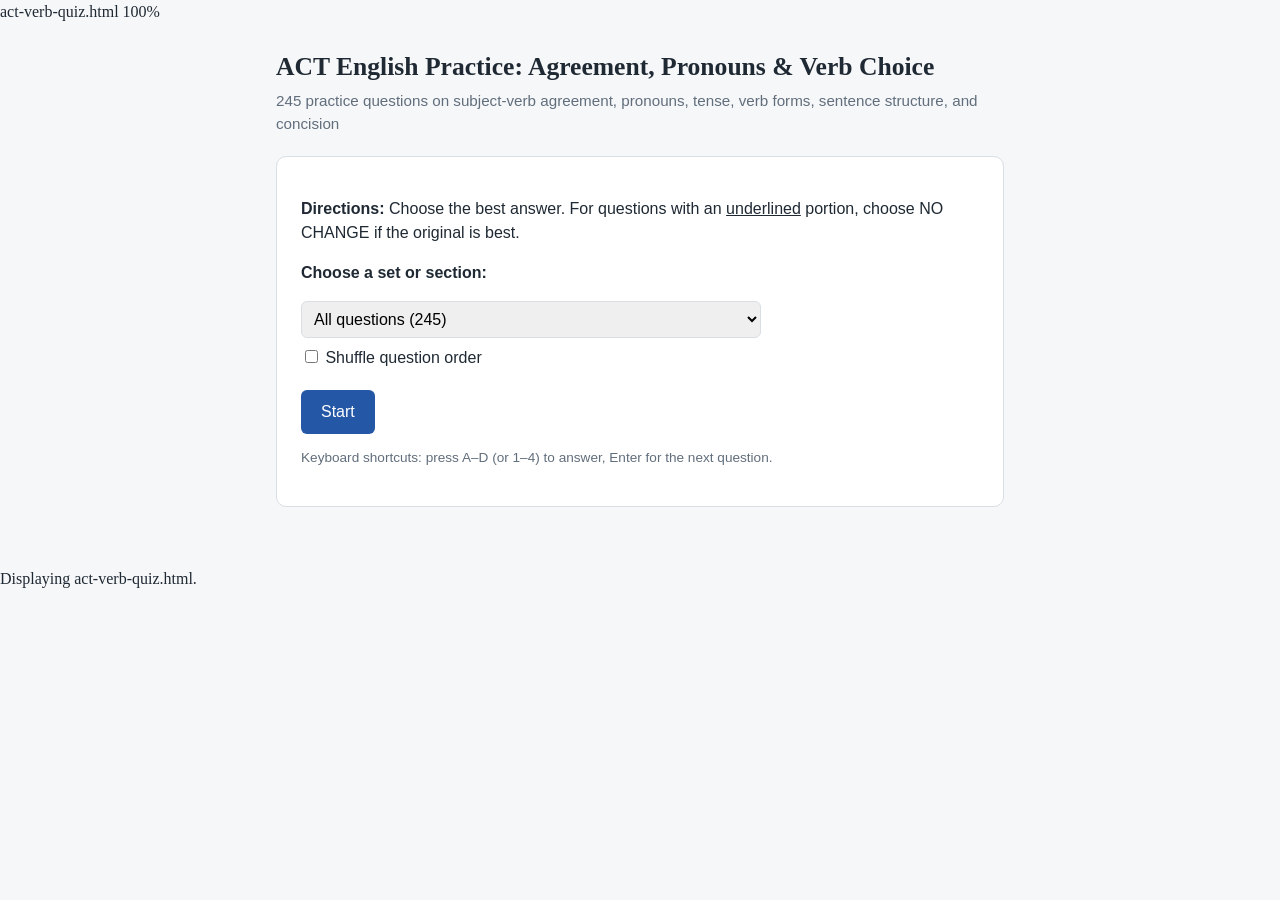
<file: testprep/geva.html>
act-verb-quiz.html

100%
<!DOCTYPE html>
<html lang="en">
<head>
<meta charset="UTF-8">
<meta name="viewport" content="width=device-width, initial-scale=1.0">
<title>ACT English Practice: Agreement, Pronouns &amp; Verb Choice</title>
<style>
  :root {
    --bg: #f6f7f9; --card: #ffffff; --text: #1f2933; --muted: #616e7c;
    --accent: #2457a6; --accent-light: #e8eef8; --border: #d9dee5;
    --good: #1e7b45; --good-bg: #e6f4ec; --bad: #b42318; --bad-bg: #fdecea;
  }
  * { box-sizing: border-box; }
  body {
    margin: 0; background: var(--bg); color: var(--text);
    font-family: Georgia, "Times New Roman", serif; line-height: 1.5;
  }
  .wrap { max-width: 760px; margin: 0 auto; padding: 24px 16px 60px; }
  h1 { font-size: 1.6rem; margin: 0 0 4px; }
  .sub { color: var(--muted); margin: 0 0 20px; font-family: Arial, sans-serif; font-size: .95rem; }
  .card { background: var(--card); border: 1px solid var(--border); border-radius: 10px; padding: 24px; }
  .ui { font-family: Arial, Helvetica, sans-serif; }
  label.opt { display: block; margin: 8px 0; cursor: pointer; }
  select, button { font: inherit; }
  select { padding: 8px; border-radius: 6px; border: 1px solid var(--border); width: 100%; max-width: 460px; }
  .btn {
    background: var(--accent); color: #fff; border: none; border-radius: 6px;
    padding: 10px 20px; cursor: pointer; font-family: Arial, sans-serif; font-size: 1rem;
  }
  .btn:hover { filter: brightness(1.1); }
  .btn.secondary { background: #fff; color: var(--accent); border: 1px solid var(--accent); }
  .btn:disabled { opacity: .5; cursor: default; }
  .row { display: flex; gap: 10px; flex-wrap: wrap; margin-top: 20px; }
  .topbar { display: flex; justify-content: space-between; gap: 12px; font-family: Arial, sans-serif; font-size: .9rem; color: var(--muted); margin-bottom: 8px; }
  .progress { height: 6px; background: var(--border); border-radius: 3px; overflow: hidden; margin-bottom: 20px; }
  .progress > div { height: 100%; background: var(--accent); transition: width .2s; }
  .qnum { font-weight: bold; margin-right: 6px; }
  .question { font-size: 1.15rem; margin-bottom: 18px; }
  .question u { text-decoration-thickness: 2px; text-underline-offset: 3px; }
  .choices { margin-left: 24px; }
  .choice {
    display: flex; align-items: flex-start; gap: 10px; width: 100%; text-align: left;
    background: #fff; border: 1px solid var(--border); border-radius: 8px;
    padding: 10px 14px; margin-bottom: 8px; cursor: pointer; font-family: inherit; font-size: 1.05rem; color: var(--text);
  }
  .choice:hover:not(:disabled) { background: var(--accent-light); border-color: var(--accent); }
  .choice:disabled { cursor: default; }
  .choice .letter { font-weight: bold; min-width: 22px; }
  .choice.correct { background: var(--good-bg); border-color: var(--good); }
  .choice.wrong { background: var(--bad-bg); border-color: var(--bad); }
  .feedback { margin-top: 16px; padding: 14px; border-radius: 8px; font-family: Arial, sans-serif; font-size: .95rem; }
  .feedback.good { background: var(--good-bg); border-left: 4px solid var(--good); }
  .feedback.bad { background: var(--bad-bg); border-left: 4px solid var(--bad); }
  .score { font-size: 2.4rem; font-weight: bold; margin: 0; }
  table { border-collapse: collapse; width: 100%; margin-top: 12px; font-family: Arial, sans-serif; font-size: .95rem; }
  th, td { border-bottom: 1px solid var(--border); padding: 8px; text-align: left; }
  .review-item { border-top: 1px solid var(--border); padding: 14px 0; }
  .review-item .ui { font-size: .92rem; color: var(--muted); margin-top: 6px; }
  .hint { color: var(--muted); font-size: .85rem; font-family: Arial, sans-serif; margin-top: 14px; }
  .hidden { display: none; }
</style>
</head>
<body>
<div class="wrap">
  <h1>ACT English Practice: Agreement, Pronouns &amp; Verb Choice</h1>
  <p class="sub">245 practice questions on subject-verb agreement, pronouns, tense, verb forms, sentence structure, and concision</p>

  <!-- START SCREEN -->
  <div id="start" class="card ui">
    <p><b>Directions:</b> Choose the best answer. For questions with an <u>underlined</u> portion, choose NO CHANGE if the original is best.</p>
    <p><b>Choose a set or section:</b></p>
    <select id="sectionSelect"></select>
    <label class="opt"><input type="checkbox" id="shuffle"> Shuffle question order</label>
    <div class="row"><button class="btn" id="startBtn">Start</button></div>
    <p class="hint">Keyboard shortcuts: press A–D (or 1–4) to answer, Enter for the next question.</p>
  </div>

  <!-- QUESTION SCREEN -->
  <div id="quiz" class="card hidden">
    <div class="topbar"><span id="counter"></span><span id="sectionLabel"></span></div>
    <div class="progress"><div id="bar"></div></div>
    <div class="question"><span class="qnum" id="qnum"></span><span id="qtext"></span></div>
    <div class="choices" id="choices"></div>
    <div id="feedback" class="feedback hidden"></div>
    <div class="row ui">
      <button class="btn hidden" id="nextBtn">Next</button>
      <button class="btn secondary" id="quitBtn">End quiz</button>
    </div>
    <p class="ui" style="margin-top:16px;color:var(--muted);font-size:.9rem;">Score so far: <span id="running">0 / 0</span></p>
  </div>

  <!-- RESULTS SCREEN -->
  <div id="results" class="card ui hidden">
    <p style="margin:0;color:var(--muted);">Your score</p>
    <p class="score" id="finalScore"></p>
    <p id="finalPct" style="margin-top:0;"></p>
    <h3>By section</h3>
    <table id="breakdown"></table>
    <div class="row">
      <button class="btn" id="retryBtn">Retry missed questions</button>
      <button class="btn secondary" id="restartBtn">Back to start</button>
    </div>
    <h3 style="margin-top:28px;">Review missed questions</h3>
    <div id="review"></div>
  </div>
</div>

<script>
const SECTIONS = [
  "Subject-Verb Agreement",
  "Tense and Timeline",
  "Verb Forms",
  "Simple vs. “-ing” Verbs and Sentence Structure",
  "Concision and Style",
  "Subject-Verb Agreement (Advanced Drill)",
  "Pronoun Agreement, Case, and Reference",
  "Awkward Verb Constructions (Advanced Drill)"
];

// Question sets by number
const SETS = [
  { name: "Set 1: questions 1–100", from: 1, to: 100 },
  { name: "Set 2 (advanced drills): questions 101–145", from: 101, to: 145 },
  { name: "Set 3: questions 146–245", from: 146, to: 245 }
];

// [section, question, [A, B, C, D], answer, explanation, (optional) also-accepted letter, (optional) note]
const DATA = [
[1,"The stack of overdue library books on my brother's desk ___ been there since June.",["have","has","were","are"],"B","Subject “stack” is singular."],
[1,"Beneath the floorboards of the old farmhouse ___ a box of letters and a faded photograph.",["was","has been","were","is"],"C","Inverted sentence; the compound subject (box and photograph) is plural."],
[1,"There ___ several reasons the bridge project fell behind schedule.",["was","is","has been","were"],"D","In a “there” sentence, the subject follows the verb; “reasons” is plural."],
[1,"Neither the manager nor the employees ___ aware of the policy change.",["was","were","is","has been"],"B","With neither/nor, the verb agrees with the closer subject, “employees.”"],
[1,"Either the twins or their older sister ___ the dog every morning.",["walk","are walking","walks","have walked"],"C","With either/or, the verb agrees with the closer subject, “sister.”"],
[1,"Each of the candidates ___ prepared a two-minute opening statement.",["have","are","has","were"],"C","“Each” is singular."],
[1,"Nobody on either of the two teams ___ expecting the game to go into overtime.",["were","was","are","have been"],"B","“Nobody” is singular."],
[1,"The number of students taking AP courses ___ doubled in the past decade.",["has","have","are","were"],"A","“The number” is singular."],
[1,"A number of residents ___ complained about the noise from the construction site.",["has","is","was","have"],"D","“A number of” means “many,” so it is plural."],
[1,"One of the paintings in the west wing ___ been damaged by water.",["have","were","has","are"],"C","The subject is “one.”"],
[1,"The mayor, together with three members of the city council, ___ the ribbon-cutting ceremony.",["attend","attends","are attending","have attended"],"B","“Together with” doesn't add to the subject; the subject is “mayor.”"],
[1,"My cousin, as well as her two roommates, ___ planning to study abroad next year.",["are","were","is","have been"],"C","“As well as” doesn't add to the subject; the subject is “cousin.”"],
[1,"Learning three new languages at once ___ more discipline than most people expect.",["require","requires","are requiring","have required"],"B","A gerund subject (“Learning...”) is singular."],
[1,"What the committee wanted most ___ a guarantee that the funds would be spent locally.",["were","have been","are","was"],"D","A “what” clause used as a subject is singular."],
[1,"Ms. Alvarez is one of the teachers who ___ volunteered to coach the debate team.",["has","have","is","was"],"B","“Who” refers to “teachers” (plural). Flip it: “Of the teachers who have volunteered, Ms. Alvarez is one.”"],
[1,"Ms. Alvarez is the only one of the teachers who ___ volunteered to coach the debate team.",["have","are","has","were"],"C","“The only one” means just one person volunteered, so the verb is singular."],
[1,"This is one of the books that ___ changed how I think about history.",["has","is","was","have"],"D","“That” refers to “books” (plural)."],
[1,"Of all the songs on the album, this is the only one that ___ written by the drummer.",["were","are","was","have been"],"C","“The only one” takes a singular verb."],
[1,"The collection of rare coins that my grandfather left to his grandchildren ___ worth more than the house.",["are","is","were","have been"],"B","The subject is “collection” (singular)."],
[1,"The results of the experiment, along with the researchers' notes, ___ available online.",["is","was","are","has been"],"C","The subject is “results” (plural); “along with” doesn't count."],
[1,"The effects of sleep deprivation on teenagers' academic performance ___ well documented.",["is","has been","are","was"],"C","The subject is “effects” (plural)."],
[1,"The committee's list of recommendations for improving campus safety ___ been sent to the dean.",["have","has","are","were"],"B","The subject is “list” (singular)."],
[1,"Among the items recovered from the shipwreck ___ a brass compass and a captain's log.",["was","is","were","has been"],"C","Inverted sentence; the compound subject (compass and log) is plural."],
[1,"Somewhere in these boxes ___ the receipt we need for the return.",["are","is","were","have been"],"B","Inverted sentence; the subject “receipt” is singular."],
[1,"Here ___ the reports you asked for this morning.",["is","was","are","has been"],"C","In a “here” sentence, the subject follows the verb; “reports” is plural."],
[1,"Physics ___ the subject she struggled with most in high school.",["were","are","was","have been"],"C","“Physics” is singular, and past tense matches “struggled.”"],
[1,"The team of engineers ___ finished testing the prototype.",["have","has","are","were"],"B","The subject is “team” (singular)."],
[1,"Everyone in both of the advanced classes ___ to take the exam on Friday.",["is scheduled","are scheduled","were scheduled","have been scheduled"],"A","“Everyone” is singular."],
[1,"The students in Mr. Park's third-period class, unlike those in his other sections, ___ consistently on time.",["is","was","are","has been"],"C","The subject is “students” (plural)."],
[1,"Neither the instructions nor the diagram ___ clear enough to follow.",["are","were","have been","was"],"D","With neither/nor, the verb agrees with the closer subject, “diagram.”"],
[1,"Each of the ballots cast in the two northern districts ___ hand-counted twice.",["were","are","was","have been"],"C","“Each” is singular."],
[1,"Buried beneath the snow ___ the remains of a nineteenth-century trading post.",["lies","lie","is lying","has lain"],"B","Inverted sentence; the subject “remains” is plural."],
[1,"The price of concert tickets, which many fans say ___ unfair, has risen sharply.",["are","is","were","have been"],"B","“Which” refers to “price” (singular), not “tickets.”"],
[1,"Several of the volunteers who ___ helped at last year's event returned this year.",["has","have","had","is"],"C","“Who” refers to “volunteers” (plural), and the helping happened before the returning."],
[1,"Not only the coach but also the players ___ disappointed by the decision.",["was","were","is","has been"],"B","With not only/but also, the verb agrees with the closer subject, “players.”"],

[2,"Since she moved to Tucson in 2019, Dana ___ three different jobs.",["held","has held","had held","holds"],"B","“Since” + a past time calls for present perfect."],
[2,"The museum ___ the exhibit in 2021, shortly after the renovation was completed.",["opened","has opened","had opened","has been opening"],"A","A specific past date calls for simple past."],
[2,"By the time the firefighters arrived, the flames ___ the second floor.",["reached","have reached","had reached","reach"],"C","“By the time” + a past event calls for past perfect."],
[2,"By next June, Kira ___ at the bakery for five years.",["will have worked","will work","has worked","worked"],"A","An action completed by a future point calls for future perfect."],
[2,"When the power went out, we ___ dinner, so we finished it by candlelight.",["ate","had eaten","were eating","have been eating"],"C","The action was in progress when it was interrupted."],
[2,"If I ___ about the traffic, I would have left earlier.",["knew","had known","would have known","have known"],"B","A past unreal condition uses “had + past participle.”"],
[2,"If she ___ more time, she would finish the project this week.",["had","has","would have","had had"],"A","A present unreal condition uses simple past."],
[2,"The coach insisted that every player ___ the full warm-up.",["completes","completed","complete","will complete"],"C","“Insisted that” calls for the subjunctive base form."],
[2,"The doctor recommended that he ___ caffeine for a few weeks.",["avoid","avoids","avoided","would avoid"],"A","“Recommended that” calls for the subjunctive base form."],
[2,"My sister said that she ___ call me after her interview.",["will","can","shall","would"],"D","After a past-tense reporting verb (“said”), “will” becomes “would.”"],
[2,"In the novel, Elena discovers her father's letters and ___ that he never stopped writing to her.",["learned","had learned","learns","will learn"],"C","Use present tense to discuss events in a book; matches “discovers.”"],
[2,"The storm knocked out power across the county, and crews ___ for three days to restore it.",["work","have worked","will work","worked"],"D","Past sequence; matches “knocked.”"],
[2,"Ever since the new principal arrived, attendance ___ steadily.",["has improved","improved","had improved","improves"],"A","“Ever since” calls for present perfect."],
[2,"She ___ the piano for twelve years before she switched to the guitar.",["has played","had played","plays","has been playing"],"B","The earlier of two past events takes past perfect."],
[2,"The archaeologists ___ for nearly a decade when they finally located the tomb.",["had been searching","searched","have searched","are searching"],"A","An ongoing action leading up to a past event calls for past perfect progressive."],
[2,"Last summer, the city ___ a new recycling program.",["has launched","had launched","launches","launched"],"D","“Last summer” is a specific past time: simple past."],
[2,"The scientists predict that sea levels ___ by at least a foot before 2100.",["would rise","rose","will rise","had risen"],"C","Present-tense “predict” pairs with “will.”"],
[2,"In 1990, the scientists predicted that sea levels ___ by at least a foot before 2100.",["will rise","rise","have risen","would rise"],"D","Past-tense “predicted” pairs with “would.”"],
[2,"The 1920 census records reveal how much the town changed. Farm families ___ most of the population, but factory workers outnumbered them a decade later.",["make up","made up","have made up","will make up"],"B","1920 is in the past; parallel with “outnumbered.”"],
[2,"After the team ___ the final game, the fans rushed onto the field.",["had won","wins","has won","will win"],"A","The earlier of two past events takes past perfect."],
[2,"The author's essay argues that schools should start later, and it ___ several studies to support this claim.",["cites","cited","had cited","was citing"],"A","Present tense matches “argues.”"],
[2,"If the committee had approved the budget last spring, the library ___ open on Sundays this year.",["would have been","would be","will be","had been"],"B","Past condition with a present result (“this year”): “would be.”"],
[2,"Researchers ___ the data for six months and still have not reached a conclusion.",["analyzed","had analyzed","have been analyzing","were analyzing"],"C","The action started in the past and is still continuing."],
[2,"Two years ago, my grandmother ___ to Phoenix to be closer to family.",["has moved","had moved","moves","moved"],"D","“Two years ago” is a specific past time: simple past."],
[2,"By the time the movie ended, most of the audience ___.",["left","has left","had left","leaves"],"C","“By the time” + a past event calls for past perfect."],

[3,"The dog has ___ on the couch all morning.",["laid","lain","lay","lied"],"B","Lie (to rest): lie, lay, lain. After “has,” use “lain.”"],
[3,"Please ___ the folders on my desk before you leave.",["lie","laying","lain","lay"],"D","Lay (to place) takes an object: lay the folders."],
[3,"Yesterday I was so tired that I ___ down right after dinner.",["laid","lied","lay","lain"],"C","The past tense of lie (to rest) is “lay.”"],
[3,"She ___ her keys on the counter and forgot them there.",["laid","lay","lain","lied"],"A","The past tense of lay (to place) is “laid.”"],
[3,"The bell had already ___ when we reached the classroom.",["rang","rung","ringed","ring"],"B","After “had,” use the past participle: rung."],
[3,"By noon, the hikers had ___ all of their water.",["drank","drink","drunk","drinked"],"C","After “had,” use the past participle: drunk."],
[3,"The concert had ___ by the time we found parking.",["begun","began","begin","beginned"],"A","After “had,” use the past participle: begun."],
[3,"Looking back, I ___ studied for the test instead of watching movies.",["should of","should had","should have","should've had"],"C","Always “should have,” never “should of.”"],
[3,"The river has ___ its banks twice this spring.",["overflown","overflowed","overflew","overflowing"],"B","Overflow: overflowed. (“Overflown” comes from “overfly.”)"],
[3,"The shirt has ___ two sizes since I washed it.",["shrank","shrinked","shrink","shrunk"],"D","After “has,” use the past participle: shrunk."],
[3,"The committee requires that each applicant ___ two letters of recommendation.",["submits","submit","submitted","will submit"],"B","“Requires that” calls for the subjunctive base form."],
[3,"It is essential that the patient ___ the medication with food.",["takes","took","take","is taking"],"C","“Essential that” calls for the subjunctive base form."],

[4,"The receipt <u>is showing</u> that the purchase was made on March 3.",["NO CHANGE","showing","shows","it shows"],"C","A fact stated by a document takes simple present."],
[4,"The jar on the top shelf <u>is containing</u> buttons from my grandmother's sewing kit.",["NO CHANGE","containing","it contains","contains"],"D","“Contain” is a state verb; it doesn't take the progressive."],
[4,"Right now, the orchestra <u>is rehearsing</u> for Saturday's concert, so the hall is closed.",["NO CHANGE","rehearses","rehearsing","it rehearses"],"A","“Right now” signals an action in progress, so the progressive is correct."],
[4,"I <u>was jogging</u> through the park when a hawk swooped down in front of me.",["NO CHANGE","jog","have jogged","jogging"],"A","An action in progress when interrupted takes the past progressive."],
[4,"Many historians <u>are believing</u> that the letter was forged.",["NO CHANGE","believing","believe","they believe"],"C","“Believe” is a state verb; use simple present."],
[4,"The old recipe cards, stained with decades of use, <u>telling</u> the story of our family's kitchen.",["NO CHANGE","tell","tells","they tell"],"B","The sentence needs a main verb, and it must agree with “cards” (plural)."],
[4,"The diaries, <u>describing</u> daily life on the frontier, offer historians a rare firsthand account.",["NO CHANGE","describe","described","they describe"],"A","The “-ing” phrase is a modifier; the main verb is “offer.”"],
[4,"<u>Studying</u> the migration patterns of monarch butterflies has occupied Dr. Lin for twenty years.",["NO CHANGE","She studied","Studied","To be studying"],"A","The gerund phrase is the subject of “has occupied.”"],
[4,"The volunteers who organized the cleanup along the river last spring<u>, they collected</u> more than two tons of trash.",["NO CHANGE",", collecting","collected",", collected"],"C","No comma or extra “they” between a subject and its verb."],
[4,"The hurricane damaged most of the town's docks; several fishing boats <u>sinking</u> in the harbor.",["NO CHANGE","sank","having sunk","to sink"],"B","A semicolon needs a complete clause on both sides."],
[4,"The report, which <u>was being written</u> by a team of interns in 2018, is still cited today.",["NO CHANGE","being written","was written","had been writing"],"C","A completed past action takes simple past."],
[4,"Although the museum <u>was being</u> small, it attracts visitors from around the world.",["NO CHANGE","is","being","it is"],"B","“Small” is a state; present tense matches “attracts.”"],
[4,"The survey asked residents about their commutes and <u>was recording</u> how long each trip took.",["NO CHANGE","recording","recorded","records"],"C","Parallel with “asked.”"],
[4,"The letter my grandfather sent from Korea in 1951 <u>is describing</u> the cold in vivid detail.",["NO CHANGE","describing","it describes","describes"],"D","A fact stated by a document takes simple present."],
[4,"When the alarm sounded, the students <u>were still taking</u> the exam.",["NO CHANGE","still took","still taking","had still taken"],"A","“Still” + an interruption signals the past progressive."],
[4,"The manuscript, <u>being completed</u> in 1847, was not published until after the author's death.",["NO CHANGE","was completed","completed","having completing"],"C","Use a past participle modifier; the main verb is “was published.”"],
[4,"The new policy <u>it requires</u> all visitors to sign in at the front desk.",["NO CHANGE","requiring","is requiring","requires"],"D","Don't double the subject (“policy it”)."],
[4,"The photographs from the expedition <u>were revealing</u> that the glacier had already begun to retreat.",["NO CHANGE","revealing","they revealed","revealed"],"D","Simple past is cleanest; don't double the subject."],

[5,"Which choice is clearest and most concise?",["A decision to cancel the trip was made by the principal.","The principal decided to cancel the trip.","It was the principal who made the decision of canceling the trip.","The trip's cancellation was decided upon by the principal."],"B","Active voice with the fewest words."],
[5,"___ the oldest of five children, Marcus often cooked dinner for his siblings.",["Being that he was","Being as he was","As","His being"],"C","Avoid “being that” and “being as.”"],
[5,"The board ___ the new schedule after a brief discussion.",["made an approval of","gave its approval to","did approve of","approved"],"D","Use a strong verb instead of a noun phrase."],
[5,"The study <u>gives an indication of the fact</u> that students learn better after recess.",["NO CHANGE","indicates","is indicating","gives indications"],"B","“Indicates” replaces a wordy phrase."],
[5,"<u>Concerns about the cost were raised by several parents</u> at the meeting.",["NO CHANGE","It was several parents who raised concerns about the cost","Several parents raised concerns about the cost","Concerns, raised by several parents, about the cost"],"C","Active voice is clearest."],
[5,"The tutor <u>made an attempt to explain</u> the concept a third time.",["NO CHANGE","was attempting to make an explanation of","tried to explain","attempted making an explanation of"],"C","The most concise verb wins."],
[5,"The ballots <u>tell of</u> widespread frustration with the new tax.",["NO CHANGE","are telling of","give an indication of","tell a story that speaks of"],"A","The original is already the most concise."],
[5,"Since the restaurant <u>was being closed</u> on Mondays, we ate at home.",["NO CHANGE","is being closed","was closed","closing"],"C","Simple past; no progressive needed."],
[5,"The two leaders <u>met together for a meeting</u> to discuss the treaty.",["NO CHANGE","met together","met","came together and met"],"C","“Met” already implies together; “meeting” is redundant."],
[5,"The coach <u>is of the opinion that</u> practice should start earlier.",["NO CHANGE","is thinking that","has the opinion that","thinks"],"D","“Thinks” replaces a wordy phrase."],

[6,"One of the researchers who <u>has</u> studied the paintings believes that the artist used an unusual pigment.",["NO CHANGE","have","having","was"],"B","The relative clause modifies the plural noun “researchers,” so its verb is “have.” The main subject “One” takes “believes.”"],
[6,"The number of artifacts recovered from the shipwreck <u>have</u> doubled since the excavation began.",["NO CHANGE","has","are","were"],"B","The subject is the singular noun “number.” “Artifacts” is inside a modifying phrase."],
[6,"A number of the recently recovered artifacts <u>has</u> already been cataloged.",["NO CHANGE","had","have","was"],"C","“A number of” means “several,” so “artifacts” takes “have.”","B","“Had” also makes a grammatical past-perfect sentence, though nothing in the sentence sets up a later past event. It still shows correct agreement."],
[6,"Neither the curator nor the assistants <u>was</u> informed of the schedule change.",["NO CHANGE","is","were","has been"],"C","With neither/nor, the nearer subject “assistants” is plural, so use “were.”"],
[6,"Neither the assistants nor the curator <u>were</u> informed of the schedule change.",["NO CHANGE","have been","was","are"],"C","The nearer subject “curator” is singular, so use “was.”"],
[6,"Each of the lenses on the antique telescope <u>requires</u> careful cleaning.",["NO CHANGE","require","have required","are requiring"],"A","“Each” is singular even when the phrase following it contains a plural noun."],
[6,"A collection of early sketches and photographs <u>provide</u> important evidence about the expedition.",["NO CHANGE","are providing","provides","have provided"],"C","“Collection” is singular. The phrase “of early sketches and photographs” does not change its number."],
[6,"More than one reviewer <u>have</u> questioned the accuracy of the report.",["NO CHANGE","has","were","are"],"B","“More than one reviewer” takes a singular verb: “has.”"],
[6,"Ten minutes <u>is</u> sufficient time to complete the initial inspection.",["NO CHANGE","are","were","have been"],"A","“Ten minutes” is treated as one amount of time, so “is” is appropriate."],
[6,"The lead scientist, along with two graduate students, <u>analyze</u> the samples every Friday.",["NO CHANGE","have analyzed","analyzes","are analyzing"],"C","“Scientist” is the singular subject. “Along with” does not create a compound subject."],
[6,"Here <u>come</u> the buses that will take visitors to the research station.",["NO CHANGE","comes","has come","coming"],"A","The subject follows the verb: the plural “buses” takes “come.”"],
[6,"The cause of the equipment failures <u>were</u> a damaged electrical connection.",["NO CHANGE","are","have been","was"],"D","The singular subject “cause” takes “was”; “failures” is inside a modifying phrase."],
[6,"The photographs, rather than the original painting, <u>are</u> displayed in the main gallery.",["NO CHANGE","is","has been","was"],"A","The plural subject “photographs” takes “are.” “Rather than the original painting” is parenthetical."],
[6,"Either the original manuscript or the revised chapters <u>needs</u> additional editing.",["NO CHANGE","need","is needing","has needed"],"B","With either/or, the nearer subject “chapters” is plural, so use “need.”"],
[6,"Mara is the only one of the engineers who <u>understand</u> the calibration problem.",["NO CHANGE","has understood","understands","are understanding"],"C","“The only one” is the antecedent of “who,” so the verb is singular: “understands.”","B","“Has understood” is also singular and grammatical, though it shifts the tense and meaning. It still shows correct agreement."],

[7,"The curator gave the interns and <u>I</u> access to the restricted archive.",["NO CHANGE","myself","me","mine"],"C","The pronoun is an object of “gave”: the curator gave me access. Adding “the interns” does not change its case."],
[7,"<u>Me and Luis</u> reviewed the original survey records.",["NO CHANGE","Luis and me","Luis and I","Myself and Luis"],"C","The compound phrase is the subject of “reviewed”; “I” is the subject form."],
[7,"The award was presented to <u>whoever</u> the judges considered most deserving.",["NO CHANGE","whom","whomever","whose"],"C","“Whomever” is the object of “considered” inside its own clause: the judges considered him most deserving."],
[7,"The director promised a recommendation to <u>whomever</u> completed the project first.",["NO CHANGE","whoever","whom","whose"],"B","“Whoever” is the subject of “completed” inside its own clause: he completed the project first."],
[7,"The research teams submitted <u>their</u> final reports ahead of schedule.",["NO CHANGE","its","they're","its own"],"A","The plural antecedent “research teams” takes the plural possessive “their.”"],
[7,"The geese beat <u>its</u> wings against the wind as they approached the marsh.",["NO CHANGE","his","her","their"],"D","“Geese” is plural, so its possessive pronoun must be “their.”"],
[7,"When Hannah returned the notebook to Priya, <u>she</u> spotted the missing pages and immediately asked Hannah about them.",["NO CHANGE","Hannah","Priya","they"],"C","“Priya” identifies who spotted the pages and asked Hannah about them, removing the ambiguous “she.”"],
[7,"The exhibit featured six machines, each of <u>them</u> was powered by steam.",["NO CHANGE","whom","it","which"],"D","“Which” connects the relative clause to “machines.” “Each of them was” would create a comma splice."],
[7,"The artist <u>who</u> the museum honored last year has opened a new studio.",["NO CHANGE","whoever","whom","whose"],"C","The museum honored him: the pronoun is the object of “honored,” so formal usage calls for “whom.”"],
[7,"The artist <u>who</u> designed the installation spent six months studying the site.",["NO CHANGE","whom","whose","which"],"A","“Who” is the subject of “designed.” The artist designed the installation."],
[7,"After winning the regatta, the rowers congratulated <u>themselves</u> on their performance.",["NO CHANGE","them","their","each"],"A","The rowers are both the subject and the ones receiving the congratulations, so “themselves” is appropriate."],
[7,"Although both instruments measure wind speed, <u>it</u> relies on a different sensor.",["NO CHANGE","each instrument","this","that instrument"],"B","“Each instrument” gives a clear singular subject and accounts for both instruments individually."],
[7,"The museum has expanded <u>its</u> collection of nineteenth-century photographs.",["NO CHANGE","it's","their","its'"],"A","“Its” is possessive. “It's” means “it is” or “it has”; “its'” is not a word."],
[7,"The technicians repaired the telescope after discovering that <u>their</u> primary mirror was loose.",["NO CHANGE","it's","its","the technicians'"],"C","“Its” clearly refers to the singular telescope. “Their” and “the technicians'” would assign the mirror to the technicians."],
[7,"The final decision rests with the principal and <u>myself</u>.",["NO CHANGE","I","mine","me"],"D","“With” takes an object pronoun: “me.” “Myself” is only correct when “I” is also the subject."],

[8,"By the time the museum opened in 2003, its staff <u>have restored</u> nearly all of the murals.",["NO CHANGE","restore","had restored","were restoring"],"C","“Had restored” places the completed restoration before the museum opened in 2003."],
[8,"Since 2018, the team <u>has monitored</u> temperatures at the same five sites, and it continues to do so.",["NO CHANGE","monitored","had monitored","was monitoring"],"A","“Has monitored” links an activity that began in 2018 to the present, reinforced by “continues to do so.”"],
[8,"Despite the incomplete records, the astronomer <u>made an attempt to calculate</u> the comet's orbit.",["NO CHANGE","attempted to calculate","calculated","was doing calculations related to"],"B","“Attempted to calculate” keeps the meaning more concisely. “Calculated” would change the meaning."],
[8,"Because the storm <u>had began</u> before sunrise, the race was postponed.",["NO CHANGE","has begun","beginning","had begun"],"D","The past participle after “had” is “begun,” not “began.”"],
[8,"If the engineers <u>would have tested</u> the valve first, they would have noticed the leak.",["NO CHANGE","had tested","have tested","were testing"],"B","An unreal past condition uses “if ... had tested”; its result is “would have noticed.”"],
[8,"The violinist <u>was giving a performance of</u> a new concerto when the lights failed.",["NO CHANGE","performed","was performing","had performed"],"C","“Was performing” keeps the ongoing action interrupted by the lights failing and removes unnecessary words."],
[8,"<u>The report is going to be submitted by the committee tomorrow.</u>",["NO CHANGE","The committee will submit the report tomorrow.","Tomorrow, the report has been submitted by the committee.","The committee had been submitting the report tomorrow."],"B","“The committee will submit” states the actor and the future action directly and concisely."],
[8,"In 1911, the chemist <u>isolated</u> a previously unknown compound and published the finding the following year.",["NO CHANGE","has isolated","had isolated","was isolating"],"A","A completed action at a specified past time (1911) is best expressed with simple past."],
[8,"By the time the visiting scholars arrived, the librarian <u>had went</u> through the entire collection.",["NO CHANGE","goes","has gone","had gone"],"D","The past participle after “had” is “gone,” not “went.” “Had gone” places the review before the scholars arrived."],
[8,"The experiment was <u>being conducted in a manner that was careful and systematic</u>.",["NO CHANGE","conducted carefully and systematically","conducted carefully and in a systematic manner","having careful and systematic conducting"],"B","“Conducted carefully and systematically” is the most concise option, with parallel adverbs."],
[8,"The committee recommended that every applicant <u>submits</u> a separate writing sample.",["NO CHANGE","submitted","submit","will submit"],"C","“Recommended that” calls for the subjunctive base form: “submit.”"],
[8,"The scientist, after examining the samples, <u>was to discover</u> that the results were inconsistent.",["NO CHANGE","discovered","had been discovering","has been discovering"],"B","“Discovered” directly reports the completed finding. “Was to discover” adds unnecessary future-in-the-past framing."],
[8,"As glaciers retreat, they <u>are leaving behind</u> ridges of sediment that reshape the valley.",["NO CHANGE","have been left behind","had left behind","will have left behind"],"A","“Are leaving behind” describes the current, ongoing process. The other options change the time or the voice."],
[8,"The researchers <u>had been conducting</u> the survey for six months before the funding ran out.",["NO CHANGE","have been conducting","will conduct","conduct"],"A","“Had been conducting” shows an ongoing six-month activity before another past event (the funding running out)."],
[8,"The sculpture, <u>having been constructed using</u> reclaimed steel, weighs nearly two tons.",["NO CHANGE","having its construction involve","constructed from","which was constructed with"],"C","“Constructed from” is a concise modifier that keeps the material and the completed construction without extra helping verbs."],

// ===== SET 3 (146–245) =====
[1,"The list of volunteers who signed up for the weekend shifts <u>were</u> posted outside the gym.",["NO CHANGE","was","have been","are"],"B","The subject is “list” (singular). “Volunteers” and “shifts” sit inside modifying phrases."],
[1,"Among the most valuable finds at the dig site <u>was</u> two bronze coins and a carved bone comb.",["NO CHANGE","is","has been","were"],"D","Inverted sentence. The subject (coins and comb) comes after the verb and is plural."],
[1,"Each of the three proposals submitted to the council ___ a different approach to the parking problem.",["take","are taking","takes","have taken"],"C","“Each” is singular, no matter how many proposals follow it."],
[1,"Neither the coach nor the athletes ___ aware that the meet had been rescheduled.",["were","was","is","has been"],"A","With neither/nor, the verb agrees with the closer subject, “athletes.”"],
[1,"The readings from the sensor placed along the river ___ that water levels peaked on Tuesday.",["shows","has shown","show","is showing"],"C","The subject is “readings” (plural). “Sensor” and “river” are decoys."],
[1,"There <u>is</u> a pair of scissors and two rolls of tape in the top drawer.",["NO CHANGE","are","was","has been"],"B","The subject follows the verb and is compound (a pair and two rolls), so it's plural."],
[1,"Mathematics, along with chemistry and physics, ___ required for the engineering program.",["is","are","were","have been"],"A","“Along with” doesn't create a compound subject; “Mathematics” is singular."],
[1,"Twenty dollars ___ too much to pay for a paperback novel.",["are","is","were","have been"],"B","An amount of money treated as one sum takes a singular verb."],
[1,"The committee members who reviewed the grant applications ___ recommended funding only four.",["has","was","is","have"],"D","The subject is “members” (plural)."],
[1,"Whoever finishes the reading assignments early ___ allowed to start the lab.",["are","were","is","have been"],"C","A “whoever” clause used as a subject is singular."],
[1,"The origins of the festival, which began as a harvest celebration, ___ still debated by local historians.",["is","was","has been","are"],"D","The subject is “origins” (plural). The “which” clause is a decoy."],
[1,"Not only the students but also their teacher ___ surprised by the test results.",["were","are","was","have been"],"C","With not only/but also, the verb agrees with the closer subject, “teacher.”"],
[1,"One of the reasons that the experiments ___ failed was a contaminated sample.",["has","have","is","was"],"B","Inside the “that” clause, the subject is “experiments” (plural). The main verb “was” agrees with “One.”"],
[1,"Jordan is one of those athletes who ___ to practice an hour early.",["like","likes","has liked","is liking"],"A","“Who” refers to “athletes” (plural). Flip it: “Of those athletes who like to practice early, Jordan is one.”"],
[1,"Of the four finalists, Mei is the only one who ___ performed at the national level.",["have","has","are","were"],"B","“The only one” takes a singular verb."],
[1,"Either the director or her two assistants ___ the final schedule each week.",["approves","approve","is approving","has approved"],"B","With either/or, the verb agrees with the closer subject, “assistants.”"],
[1,"The quality of the photographs taken during the expedition ___ surprisingly high.",["were","are","have been","was"],"D","The subject is “quality” (singular)."],
[1,"Every student and teacher in the building ___ required to wear an ID badge.",["are","were","have been","is"],"D","“Every” before a compound subject makes it singular: every student and every teacher is."],
[1,"Behind the old courthouse <u>stand</u> a statue of the town's founder.",["NO CHANGE","are standing","have stood","stands"],"D","Inverted sentence; the subject “statue” is singular."],
[1,"The news from the two field stations ___ encouraging.",["is","are","were","have been"],"A","“News” is singular even though it ends in -s."],
[1,"A series of storms <u>have</u> damaged the coastal highway.",["NO CHANGE","are","has","were"],"C","“A series” is singular; “of storms” is a modifying phrase."],
[1,"The rest of the cookies ___ on the counter.",["is","was","are","has been"],"C","With “rest of,” “half of,” “some of,” and similar words, the verb agrees with the noun after “of.” “Cookies” is plural."],
[1,"Half of the pizza ___ already been eaten.",["has","have","were","are"],"A","With “half of,” the verb agrees with the noun after “of.” “Pizza” is singular."],
[1,"None of the evidence ___ to support the claim.",["seem","are seeming","have seemed","seems"],"D","“None of” + a noncount noun (“evidence”) takes a singular verb."],
[1,"The pilot, as well as all of the passengers, <u>was</u> relieved when the plane landed safely.",["NO CHANGE","were","have been","are"],"A","“As well as” doesn't add to the subject; the subject is “pilot.”"],

[7,"The coach asked Mateo and <u>I</u> to help set up the equipment.",["NO CHANGE","myself","me","mine"],"C","The pronoun is an object of “asked.” Drop “Mateo and”: the coach asked me."],
[7,"<u>Her and her brother</u> started a lawn-care business last summer.",["NO CHANGE","She and her brother","Her brother and her","Herself and her brother"],"B","The compound is the subject of “started,” so use the subject form “She.”"],
[7,"The scholarship will go to <u>whomever</u> submits the strongest essay.",["NO CHANGE","whoever","whom","whose"],"B","“Whoever” is the subject of “submits” inside its own clause: he submits the strongest essay."],
[7,"The candidate <u>who</u> the committee interviewed first was offered the job.",["NO CHANGE","which","whose","whom"],"D","The committee interviewed him: the pronoun is the object of “interviewed,” so use “whom.”"],
[7,"Each of the hotels on the island has updated <u>their</u> website.",["NO CHANGE","it's","its","they're"],"C","“Each” is singular, and a hotel is a thing, so use “its.”"],
[7,"The band released <u>its</u> first album in 2019.",["NO CHANGE","it's","their's","its'"],"A","“Its” is the possessive; “band” is a singular collective noun."],
[7,"Between you and <u>I</u>, the second draft is much stronger.",["NO CHANGE","myself","mine","me"],"D","“Between” is a preposition, so it takes the object form: between you and me."],
[7,"My sister is a better swimmer than <u>me</u>.",["NO CHANGE","myself","I","mine"],"C","Complete the comparison: “than I am.” Formal written English uses “I.”"],
[7,"When Ana called her aunt, <u>she</u> was preparing dinner.",["NO CHANGE","they","it","her aunt"],"D","“She” could mean Ana or her aunt. Naming the person removes the ambiguity."],
[7,"The city council postponed the vote because <u>they</u> needed more information.",["NO CHANGE","one","it","them"],"C","“Council” is a singular collective noun, so use “it.”"],
[7,"The engineers tested the bridge's cables, <u>which</u> showed signs of corrosion.",["NO CHANGE","who","whom","whose"],"A","“Which” correctly refers to the cables (things, not people)."],
[7,"The pianist, <u>whose</u> hands had been injured, still finished the recital.",["NO CHANGE","who's","who","whom"],"A","“Whose” is possessive (the pianist's hands). “Who's” means “who is.”"],
[7,"The professor <u>who's</u> lectures are always crowded won a teaching award.",["NO CHANGE","whose","who","whom"],"B","The lectures belong to the professor, so use the possessive “whose.” “Who's” means “who is.”"],
[7,"The students who finished early helped <u>themself</u> to snacks.",["NO CHANGE","theirselves","themselves","them"],"C","The plural reflexive pronoun is “themselves.” “Theirselves” is not standard."],
[7,"Lena and Marcus finished the project by <u>themselves</u>.",["NO CHANGE","theirselves","themself","them"],"A","“By themselves” (meaning “alone”) is correct; the reflexive refers back to the plural subject."],
[7,"The tour guide told the group that <u>you</u> should stay on the marked trail.",["NO CHANGE","they","it","he"],"B","The sentence is about the group, so the pronoun should be “they,” not a sudden shift to “you.”"],
[7,"The award was given to my partner and <u>myself</u> for our research.",["NO CHANGE","I","mine","me"],"D","“To” takes an object pronoun. Drop “my partner and”: given to me."],
[7,"Dr. Okafor, <u>whom</u> many consider the field's leading expert, will speak at noon.",["NO CHANGE","who","which","whose"],"A","Many consider her the leading expert: the pronoun is the object of “consider,” so “whom” is correct."],
[7,"Dr. Okafor, <u>whom</u> many believe is the field's leading expert, will speak at noon.",["NO CHANGE","who","which","whose"],"B","Remove “many believe”: “who is the field's leading expert.” The pronoun is the subject of “is,” so use “who.”"],
[7,"The company announced that <u>it's</u> profits had doubled.",["NO CHANGE","its","their","its'"],"B","The profits belong to the company: possessive “its.” “It's” means “it is.”"],

[2,"Since the library extended its hours, the number of evening visitors ___ steadily.",["grew","has grown","had grown","grows"],"B","“Since” + a past event calls for present perfect."],
[2,"In 2015, the band ___ its final concert at the old arena.",["played","has played","had played","has been playing"],"A","A specific past date calls for simple past."],
[2,"By the time the rescue team reached the hikers, the storm ___.",["passed","has passed","had passed","passes"],"C","“By the time” + a past event calls for past perfect for the earlier action."],
[2,"By the end of this semester, Lucia ___ every course required for her minor.",["completes","has completed","completed","will have completed"],"D","An action completed by a future point calls for future perfect."],
[2,"If the team ___ its best player, it would have won the championship.",["hadn't lost","didn't lose","wouldn't have lost","hasn't lost"],"A","A past unreal condition uses “had + past participle”; never “would have” in the “if” clause."],
[2,"If I ___ in your position, I would ask for an extension.",["am","was being","were","had been"],"C","A present unreal condition uses the subjunctive “were.” “Had been” would require “would have asked.”"],
[2,"The teacher suggested that Maria ___ her essay before Friday.",["revises","revised","will revise","revise"],"D","“Suggested that” calls for the subjunctive base form."],
[2,"The manager asked that every employee ___ the safety training by May.",["complete","completes","completed","will complete"],"A","“Asked that” calls for the subjunctive base form."],
[2,"Last week, the forecaster warned that the storm ___ the coast within two days.",["will reach","would reach","reaches","has reached"],"B","After a past-tense reporting verb (“warned”), “will” becomes “would.”"],
[2,"In Shakespeare's play, Hamlet hesitates to act, and his delay ___ tragic consequences.",["had","had had","will have","has"],"D","Use present tense to discuss events in a literary work; matches “hesitates.”"],
[2,"The hikers ___ for six hours when they finally spotted the trailhead.",["walked","have walked","had been walking","are walking"],"C","An ongoing action leading up to a past moment calls for past perfect progressive."],
[2,"She ___ in Tucson for ten years and still loves the desert sunsets.",["has lived","lived","had lived","lives"],"A","The action began in the past and continues now (“still loves”): present perfect."],
[2,"Two weeks ago, the museum ___ a rare dinosaur skull.",["acquires","had acquired","has acquired","acquired"],"D","“Two weeks ago” is a specific past time: simple past."],
[2,"She realized that she ___ the wrong file only after the email was sent.",["attached","had attached","has attached","attaches"],"B","Attaching the file happened before the realization, so use past perfect."],
[2,"Scientists now believe that the comet ___ the sun every 76 years.",["orbited","had orbited","orbits","would orbit"],"C","A general, ongoing truth takes simple present."],
[2,"Researchers ___ the effects of the drug for three years and expect results next spring.",["studied","have been studying","had studied","were studying"],"B","The study started in the past and is still going on: present perfect progressive."],
[2,"The essay argues that early start times harm students, and it ___ data from five school districts.",["presented","had presented","presents","will present"],"C","Present tense matches “argues.”"],
[2,"When the alarm rang, Theo ___ for an hour.",["slept","had been sleeping","has slept","sleeps"],"B","An ongoing action leading up to a past moment calls for past perfect progressive."],
[2,"If the city had built the levee in 2010, the neighborhood ___ dry today.",["would have stayed","will stay","would be","had been"],"C","A past condition with a present result (“today”) takes “would be.”"],
[2,"Every morning last summer, my grandfather ___ the garden before breakfast.",["has watered","watered","had watered","waters"],"B","A repeated action during a finished past period takes simple past."],

[3,"The old cat had ___ in the same sunny spot every afternoon for years.",["laid","lain","lay","lied"],"B","Lie (to rest): lie, lay, lain. After “had,” use “lain.”"],
[3,"Before leaving, he ___ the blueprints on the conference table.",["laid","lay","lain","lied"],"A","Lay (to place) takes an object; its past tense is “laid.”"],
[3,"The choir had ___ the anthem twice before the ceremony started.",["sang","sing","sung","singed"],"C","After “had,” use the past participle: sung."],
[3,"By the end of the hike, we had ___ nearly ten miles.",["went","goed","go","gone"],"D","After “had,” use the past participle: gone."],
[3,"The pipes ___ during last night's cold snap.",["froze","frozen","have froze","freezed"],"A","Simple past of “freeze” is “froze.”"],
[3,"The water in the pond has ___ solid.",["froze","freezed","frozen","freezing"],"C","After “has,” use the past participle: frozen."],
[3,"I ___ called if I had known you were waiting.",["would of","would have","would had","will have"],"B","Always “would have,” never “would of.”"],
[3,"The sun had already ___ by the time we reached camp.",["rose","raised","rised","risen"],"D","Rise: rose, risen. After “had,” use “risen.” (“Raised” is from “raise,” which needs an object.)"],
[3,"Her grades have ___ steadily since she started tutoring.",["rose","raised","risen","rised"],"C","After “have,” use the past participle of “rise”: risen."],
[3,"The rules require that the referee ___ neutral.",["remain","remains","remained","will remain"],"A","“Require that” calls for the subjunctive base form."],

[4,"The ancient tablet <u>is recording</u> a trade agreement between two cities.",["NO CHANGE","recording","records","it records"],"C","A fact stated by a document or object takes simple present."],
[4,"The journals, <u>written</u> by sailors during the voyage, describe constant hunger.",["NO CHANGE","writing","they were written","were written"],"A","The past participle phrase is a modifier; the main verb is “describe.”"],
[4,"The coach, frustrated by the team's sloppy passing, <u>scheduling</u> an extra practice.",["NO CHANGE","scheduled","and scheduled","having scheduled"],"B","The sentence needs a main verb for “coach.”"],
[4,"<u>Restoring</u> the old theater took the community nearly a decade.",["NO CHANGE","They restored","Restored","To be restoring"],"A","The gerund phrase is the subject of “took.”"],
[4,"The festival, which draws thousands of visitors each year<u>, it features</u> music from around the world.",["NO CHANGE",", featuring","features",", features"],"D","The “which” clause needs a closing comma, and the main verb needs no extra “it.”"],
[4,"The town lost power for three days; residents <u>relying</u> on generators and candles.",["NO CHANGE","relied","having relied","to rely"],"B","A semicolon needs a complete clause on both sides."],
[4,"While the chef <u>was preparing</u> the sauce, the oven caught fire.",["NO CHANGE","prepares","preparing","has prepared"],"A","An action in progress when something else happened takes the past progressive."],
[4,"The program trains volunteers, <u>matching</u> them with local schools, and evaluates their progress.",["NO CHANGE","matches","has matched","to match"],"B","The three verbs form a series (trains, matches, evaluates) and must be parallel."],
[4,"The study <u>was finding</u> that teenagers who read daily score higher on vocabulary tests.",["NO CHANGE","finding","found","it found"],"C","A completed finding takes simple past; don't double the subject."],
[4,"The museum's newest painting, <u>which hangs</u> near the entrance, attracts long lines.",["NO CHANGE","hanging it","it hangs","which hanging"],"A","The “which” clause has its own verb; the main verb is “attracts.”"],
[4,"My grandmother <u>is owning</u> the same sewing machine she bought in 1962.",["NO CHANGE","owning","has been owning","owns"],"D","“Own” is a state verb; it doesn't take the progressive."],
[4,"The geologists <u>were still measuring</u> the crater when the second tremor hit.",["NO CHANGE","still measured","still measuring","had still measured"],"A","“Still” + an interruption signals the past progressive."],
[4,"The letter, <u>being written</u> in 1863, describes the Battle of Gettysburg.",["NO CHANGE","was written","written","it was written"],"C","Use a past participle modifier; the main verb is “describes.”"],
[4,"The guidebook <u>it recommends</u> visiting the canyon at sunrise.",["NO CHANGE","recommending","is recommending","recommends"],"D","Don't double the subject (“guidebook it”)."],
[4,"Although the bridge <u>was being</u> narrow, it carries thousands of cars each day.",["NO CHANGE","being","is","it is"],"C","“Narrow” is a state; present tense matches “carries.”"],

[5,"The manager <u>made a decision to hire</u> two additional cashiers.",["NO CHANGE","decided to hire","came to a decision to hire","was deciding on hiring"],"B","Use a strong verb instead of a noun phrase."],
[5,"<u>Mistakes were made by the referee</u> in the final minutes of the game.",["NO CHANGE","It was the referee who made mistakes","The referee made mistakes","Mistakes, made by the referee,"],"C","Active voice is clearest and most direct."],
[5,"The volunteers <u>gave assistance to</u> families displaced by the flood.",["NO CHANGE","provided assistance for","assisted","were assisting with"],"C","A single strong verb replaces the wordy phrase."],
[5,"The two scientists <u>collaborated together jointly</u> on the study.",["NO CHANGE","collaborated together","jointly collaborated","collaborated"],"D","“Collaborate” already means “work together,” so “together” and “jointly” are redundant."],
[5,"<u>Due to the fact that</u> the road was icy, school was canceled.",["NO CHANGE","Because","Owing to the fact that","In light of the fact that"],"B","All four mean the same thing; the shortest wins."],
[5,"The new evidence <u>is suggestive of the possibility</u> that the fire was accidental.",["NO CHANGE","is suggesting","suggests","gives a suggestion"],"C","“Suggests” replaces a wordy phrase without changing the meaning."],
[5,"The author <u>writes</u> about growing up in rural Arizona.",["NO CHANGE","is writing a book that tells","writes in her work","has written words"],"A","The original is already the most concise."],
[5,"<u>Being that the tickets were sold out</u>, we watched the game at home.",["NO CHANGE","Because the tickets were sold out","Being as the tickets were sold out","The tickets were sold out"],"B","Avoid “being that” and “being as.” Choice D creates a comma splice."],
[5,"The report <u>was written in a manner that was clear and concise</u>.",["NO CHANGE","was written clearly and in a concise manner","had clear and concise writing","was written clearly and concisely"],"D","Two parallel adverbs are the most concise option."],
[5,"<u>At this point in time</u>, the committee has not reached a decision.",["NO CHANGE","Now","At this present moment in time","Currently at this time"],"B","“Now” says the same thing in one word."]
];

const LETTERS = "ABCD";
const QUESTIONS = DATA.map((d, i) => ({
  num: i + 1, section: d[0], text: d[1], choices: d[2],
  answer: LETTERS.indexOf(d[3]), why: d[4],
  alt: d[5] ? LETTERS.indexOf(d[5]) : -1, altNote: d[6] || ""
}));

const $ = id => document.getElementById(id);
let pool = [], idx = 0, results = [], answered = false;

// Build set/section dropdown
(function initSelect() {
  const sel = $("sectionSelect");
  const count = f => QUESTIONS.filter(f).length;
  sel.add(new Option(`All questions (${QUESTIONS.length})`, "all"));
  SETS.forEach((s, i) => {
    sel.add(new Option(`${s.name} (${count(q => q.num >= s.from && q.num <= s.to)})`, "set" + i));
  });
  SECTIONS.forEach((name, i) => {
    sel.add(new Option(`Section: ${name} (${count(q => q.section === i + 1)})`, "sec" + (i + 1)));
  });
})();

function shuffle(arr) {
  const a = arr.slice();
  for (let i = a.length - 1; i > 0; i--) {
    const j = Math.floor(Math.random() * (i + 1));
    [a[i], a[j]] = [a[j], a[i]];
  }
  return a;
}

function show(screen) {
  ["start", "quiz", "results"].forEach(s => $(s).classList.toggle("hidden", s !== screen));
  window.scrollTo(0, 0);
}

function startQuiz(questions) {
  pool = $("shuffle").checked ? shuffle(questions) : questions.slice();
  idx = 0; results = [];
  show("quiz");
  renderQuestion();
}

function renderQuestion() {
  const q = pool[idx];
  answered = false;
  $("counter").textContent = `Question ${idx + 1} of ${pool.length}`;
  $("sectionLabel").textContent = SECTIONS[q.section - 1];
  $("bar").style.width = `${(idx / pool.length) * 100}%`;
  $("qnum").textContent = q.num + ".";
  $("qtext").innerHTML = q.text;
  const box = $("choices");
  box.innerHTML = "";
  q.choices.forEach((c, i) => {
    const b = document.createElement("button");
    b.className = "choice";
    b.innerHTML = `<span class="letter">${LETTERS[i]}.</span><span></span>`;
    b.lastChild.textContent = c;
    b.onclick = () => choose(i);
    box.appendChild(b);
  });
  $("feedback").className = "feedback hidden";
  $("nextBtn").classList.add("hidden");
  updateRunning();
}

function choose(i) {
  if (answered) return;
  answered = true;
  const q = pool[idx];
  const isAlt = i === q.alt;
  const correct = i === q.answer || isAlt;
  results.push({ q, chosen: i, correct });
  const buttons = $("choices").children;
  for (let k = 0; k < buttons.length; k++) {
    buttons[k].disabled = true;
    if (k === q.answer || (isAlt && k === i)) buttons[k].classList.add("correct");
    else if (k === i) buttons[k].classList.add("wrong");
  }
  const fb = $("feedback");
  fb.className = "feedback " + (correct ? "good" : "bad");
  if (isAlt) {
    fb.innerHTML = `<b>Accepted.</b> The intended answer is ${LETTERS[q.answer]}. ${q.why} ${q.altNote}`;
  } else if (correct) {
    fb.innerHTML = `<b>Correct.</b> ${q.why}`;
  } else {
    fb.innerHTML = `<b>Not quite. The answer is ${LETTERS[q.answer]}.</b> ${q.why}`;
  }
  $("nextBtn").textContent = idx === pool.length - 1 ? "See results" : "Next";
  $("nextBtn").classList.remove("hidden");
  $("nextBtn").focus();
  updateRunning();
}

function updateRunning() {
  const right = results.filter(r => r.correct).length;
  $("running").textContent = `${right} / ${results.length}`;
}

function next() {
  if (!answered) return;
  if (idx < pool.length - 1) { idx++; renderQuestion(); }
  else showResults();
}

function showResults() {
  $("bar").style.width = "100%";
  const right = results.filter(r => r.correct).length;
  const total = results.length;
  $("finalScore").textContent = `${right} / ${total}`;
  $("finalPct").textContent = total ? `${Math.round((right / total) * 100)}% correct` : "No questions answered.";

  let rows = "<tr><th>Section</th><th>Correct</th><th>%</th></tr>";
  SECTIONS.forEach((name, i) => {
    const rs = results.filter(r => r.q.section === i + 1);
    if (!rs.length) return;
    const c = rs.filter(r => r.correct).length;
    rows += `<tr><td>${name}</td><td>${c} / ${rs.length}</td><td>${Math.round((c / rs.length) * 100)}%</td></tr>`;
  });
  $("breakdown").innerHTML = rows;

  const missed = results.filter(r => !r.correct);
  const review = $("review");
  review.innerHTML = missed.length ? "" : "<p>No missed questions. Nice work!</p>";
  missed.forEach(r => {
    const div = document.createElement("div");
    div.className = "review-item";
    div.innerHTML =
      `<div><b>${r.q.num}.</b> ${r.q.text}</div>` +
      `<div class="ui">Your answer: ${LETTERS[r.chosen]}. ${escapeHtml(r.q.choices[r.chosen])}<br>` +
      `Correct answer: ${LETTERS[r.q.answer]}. ${escapeHtml(r.q.choices[r.q.answer])}<br>${r.q.why}</div>`;
    review.appendChild(div);
  });
  $("retryBtn").disabled = missed.length === 0;
  show("results");
}

function escapeHtml(s) {
  return s.replace(/&/g, "&amp;").replace(/</g, "&lt;").replace(/>/g, "&gt;");
}

$("startBtn").onclick = () => {
  const v = $("sectionSelect").value;
  let qs;
  if (v === "all") qs = QUESTIONS;
  else if (v.startsWith("set")) {
    const s = SETS[Number(v.slice(3))];
    qs = QUESTIONS.filter(q => q.num >= s.from && q.num <= s.to);
  } else {
    const n = Number(v.slice(3));
    qs = QUESTIONS.filter(q => q.section === n);
  }
  startQuiz(qs);
};
$("nextBtn").onclick = next;
$("quitBtn").onclick = () => { if (results.length) showResults(); else show("start"); };
$("retryBtn").onclick = () => startQuiz(results.filter(r => !r.correct).map(r => r.q));
$("restartBtn").onclick = () => show("start");

document.addEventListener("keydown", e => {
  if ($("quiz").classList.contains("hidden")) return;
  const key = e.key.toUpperCase();
  const map = { A: 0, B: 1, C: 2, D: 3, "1": 0, "2": 1, "3": 2, "4": 3 };
  if (!answered && key in map) { choose(map[key]); }
  else if (answered && e.key === "Enter") { e.preventDefault(); next(); }
});
</script>
</body>
</html>
Displaying act-verb-quiz.html.
</file>
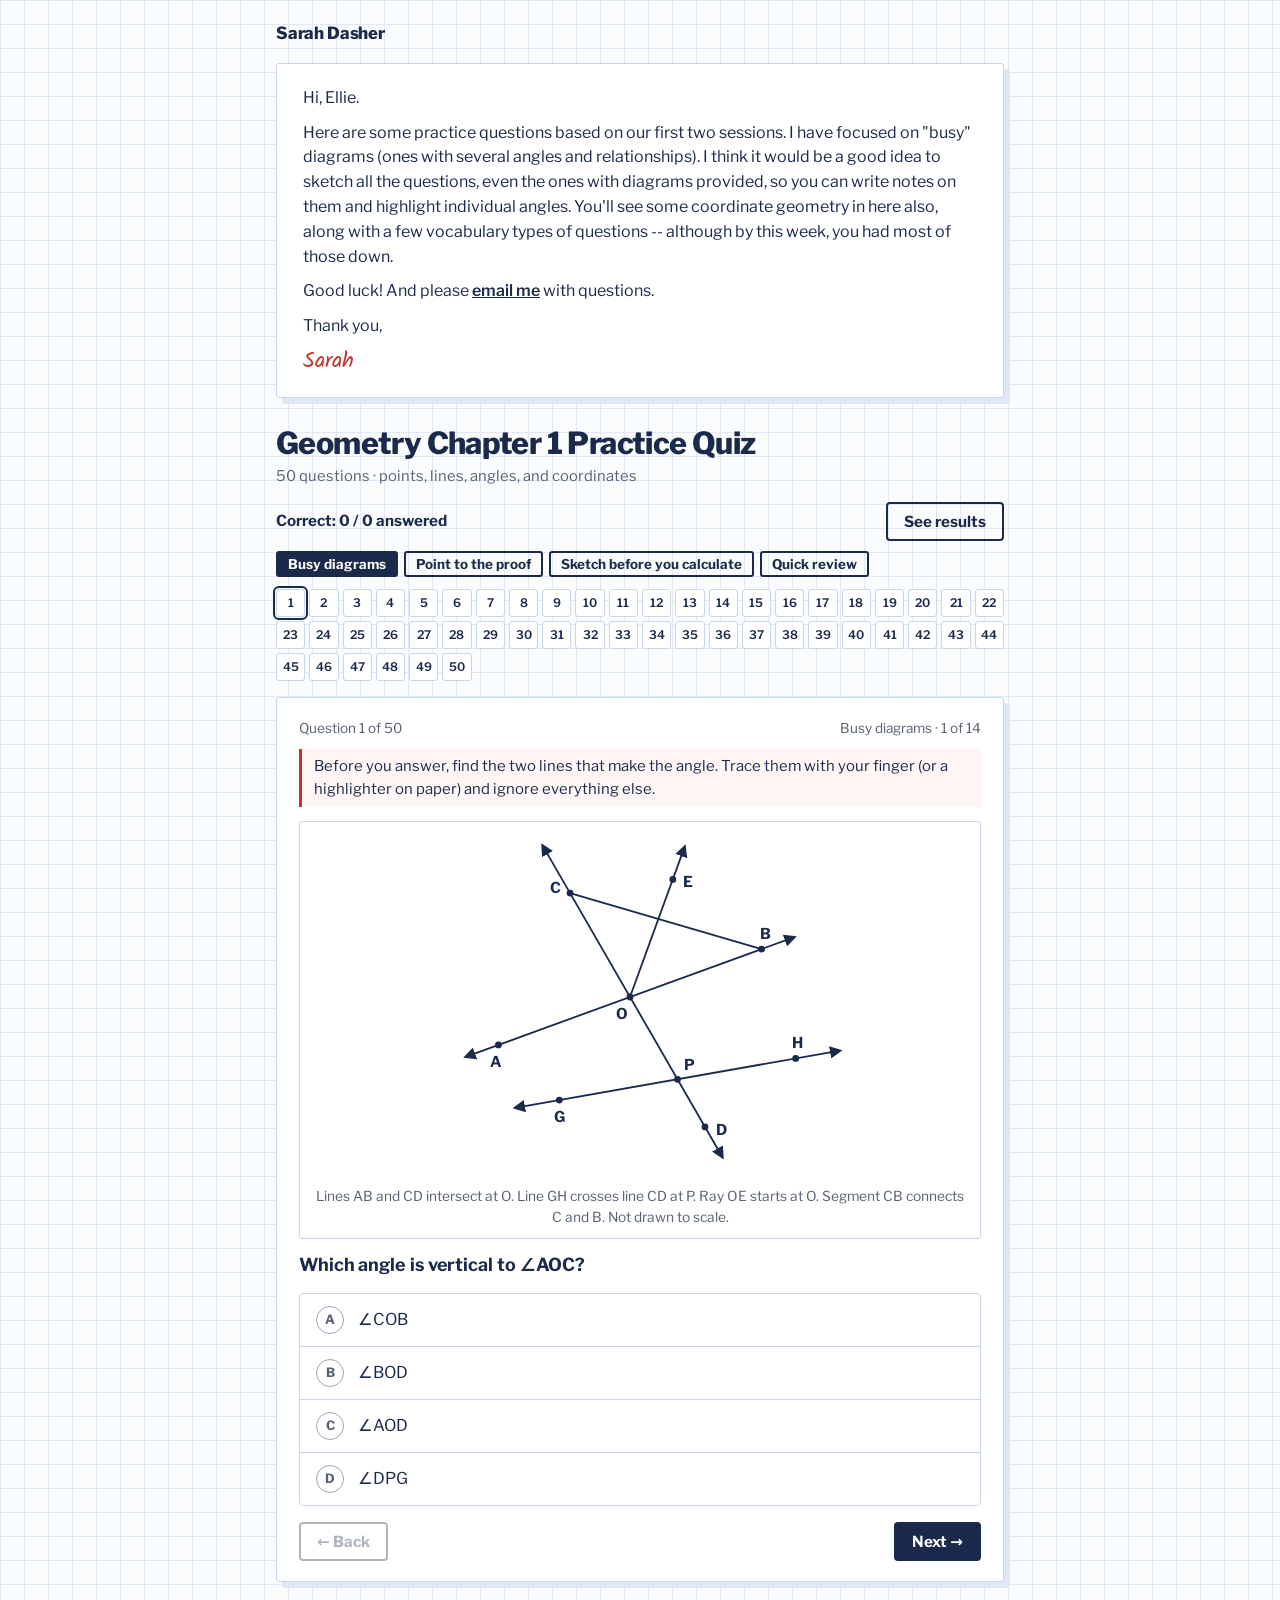
<file: tutoring/ElliePart1.html>
<!doctype html>
<html lang="en">
<head>
<meta charset="utf-8">
<meta name="viewport" content="width=device-width, initial-scale=1">
<title>Geometry Practice Questions, Part 1</title>
<meta name="robots" content="noindex, nofollow">
<link rel="preconnect" href="https://fonts.googleapis.com">
<link rel="preconnect" href="https://fonts.gstatic.com" crossorigin>
<link href="https://fonts.googleapis.com/css2?family=Libre+Franklin:wght@400;500;600;700;800&family=Kalam:wght@400;700&display=swap" rel="stylesheet">
<link rel="stylesheet" href="../quiz.css">
</head>
<body>
 <header class="site-head"><a href="../">Sarah Dasher</a></header>
  <div class="letter"><div class="letter-inner">
    <p>Hi, Ellie.</p>
    <p>Here are some practice questions based on our first two sessions. I have focused on "busy" diagrams (ones with several angles and relationships). I think it would be a good idea to sketch all the questions, even the ones with diagrams provided, so you can write notes on them and highlight individual angles. You'll see some coordinate geometry in here also, along with a few vocabulary types of questions -- although by this week, you had most of those down.</p>
    <p>Good luck! And please <a href="mailto:dashertutor@gmail.com">email me</a> with questions.</p>
    <p>Thank you,</p>
    <p class="sign">Sarah</p>
  </div></div>
  <div class="wrap" id="app"></div>
<script>
(function(){
"use strict";
/* ---------- drawing helpers ---------- */
var uid = 0;
function pol(c, a, r){ return [c[0] + r*Math.cos(a*Math.PI/180), c[1] - r*Math.sin(a*Math.PI/180)]; }
function f(n){ return Math.round(n*10)/10; }
function wrapSvg(w, h, body){
  var id = "ah" + (++uid);
  return '<svg class="fig" viewBox="0 0 '+w+' '+h+'" role="img" aria-label="Geometry diagram"><defs><marker id="'+id+'" viewBox="0 0 10 10" refX="8" refY="5" markerWidth="7" markerHeight="7" orient="auto-start-reverse"><path d="M0,0 L10,5 L0,10 z" fill="currentColor"/></marker></defs>' + body.split("__M").join(id) + '</svg>';
}
function line2(a,b){ return '<line class="ln" x1="'+f(a[0])+'" y1="'+f(a[1])+'" x2="'+f(b[0])+'" y2="'+f(b[1])+'" marker-start="url(#__M)" marker-end="url(#__M)"/>'; }
function ray(a,b){ return '<line class="ln" x1="'+f(a[0])+'" y1="'+f(a[1])+'" x2="'+f(b[0])+'" y2="'+f(b[1])+'" marker-end="url(#__M)"/>'; }
function seg(a,b){ return '<line class="ln" x1="'+f(a[0])+'" y1="'+f(a[1])+'" x2="'+f(b[0])+'" y2="'+f(b[1])+'"/>'; }
function dot(p, lab, dx, dy){ return '<circle class="dt" cx="'+f(p[0])+'" cy="'+f(p[1])+'" r="3.4"/>' + (lab ? '<text class="lb" x="'+f(p[0]+dx)+'" y="'+f(p[1]+dy)+'">'+lab+'</text>' : ''); }
function tick(a,b,n){
  var mx=(a[0]+b[0])/2, my=(a[1]+b[1])/2, L=Math.hypot(b[0]-a[0], b[1]-a[1]);
  var ux=(b[0]-a[0])/L, uy=(b[1]-a[1])/L, nx=-uy, ny=ux, s="";
  for (var i=0;i<n;i++){ var o=(i-(n-1)/2)*5, cx=mx+ux*o, cy=my+uy*o; s+='<line class="thin" x1="'+f(cx-nx*7)+'" y1="'+f(cy-ny*7)+'" x2="'+f(cx+nx*7)+'" y2="'+f(cy+ny*7)+'"/>'; }
  return s;
}
function box(v,d1,d2,s){
  s = s || 11;
  function u(d){ var L=Math.hypot(d[0]-v[0], d[1]-v[1]); return [(d[0]-v[0])/L, (d[1]-v[1])/L]; }
  var a=u(d1), b=u(d2), p1=[v[0]+a[0]*s, v[1]+a[1]*s], p3=[v[0]+b[0]*s, v[1]+b[1]*s], p2=[p1[0]+b[0]*s, p1[1]+b[1]*s];
  return '<polyline class="thin" points="'+f(p1[0])+','+f(p1[1])+' '+f(p2[0])+','+f(p2[1])+' '+f(p3[0])+','+f(p3[1])+'"/>';
}

/* ---------- figures ---------- */
var FIG = {
  busy: function(){
    var O=[210,165], A=pol(O,200,140), B=pol(O,20,140), C=pol(O,120,120), D=pol(O,300,150), E=pol(O,70,125);
    var P=pol(O,300,95), G=pol(P,190,120), H=pol(P,10,120);
    var s = line2(pol(O,200,175), pol(O,20,175)) + line2(pol(O,120,175), pol(O,300,185)) + ray(O, pol(O,70,160))
          + line2(pol(P,190,165), pol(P,10,165)) + seg(C,B)
          + dot(A,"A",-2,18) + dot(B,"B",4,-14) + dot(C,"C",-15,-4) + dot(D,"D",16,4) + dot(E,"E",15,4)
          + dot(O,"O",-8,18) + dot(P,"P",12,-13) + dot(G,"G",0,18) + dot(H,"H",2,-14);
    return { svg: wrapSvg(440,340,s), cap: "Lines AB and CD intersect at O. Line GH crosses line CD at P. Ray OE starts at O. Segment CB connects C and B. Not drawn to scale." };
  },
  tri: function(){
    var J=[70,50], K=[70,240], L=[350,240], M=[210,240];
    var s = seg(J,K)+seg(K,L)+seg(L,J)+seg(J,M)+tick(K,M,1)+tick(M,L,1)+box(K,J,L,13)
          + dot(J,"J",-14,-6)+dot(K,"K",-14,10)+dot(L,"L",14,10)+dot(M,"M",0,20);
    return { svg: wrapSvg(420,275,s), cap: "Triangle JKL with point M on side KL. Only the markings shown are known." };
  },
  right: function(){
    var B=[80,260], A=pol(B,0,250), C=pol(B,90,190), D=pol(B,60,210);
    var s = ray(B,pol(B,0,290)) + ray(B,pol(B,90,225)) + ray(B,pol(B,60,250)) + box(B,A,C,14)
          + dot(B,"B",-14,12) + dot(A,"A",0,18) + dot(C,"C",-16,0) + dot(D,"D",14,6);
    return { svg: wrapSvg(400,290,s), cap: "∠ABC is marked as a right angle. Ray BD is inside ∠ABC. m∠ABD = 2x + 8 and m∠DBC = 4x + 10. Not drawn to scale." };
  },
  obt: function(){
    var Q=[70,250], P=pol(Q,0,250), S=pol(Q,40,215), R=pol(Q,75,195);
    var s = ray(Q,pol(Q,0,300)) + ray(Q,pol(Q,40,262)) + ray(Q,pol(Q,75,238))
          + dot(Q,"Q",-14,12) + dot(P,"P",0,18) + dot(S,"S",14,8) + dot(R,"R",16,4);
    return { svg: wrapSvg(400,280,s), cap: "Ray QS is inside ∠PQR. m∠PQS = 3x + 10, m∠SQR = 2x + 20, and m∠PQR = 7x − 20. Not drawn to scale." };
  },
  para: function(){
    var A=[110,210], B=[290,210], C=[240,90], D=[60,90], E=[380,210];
    var s = seg(A,B)+seg(B,C)+seg(C,D)+seg(D,A)+ray(B,[410,210])
          + dot(A,"A",-4,18)+dot(B,"B",0,18)+dot(C,"C",12,-10)+dot(D,"D",-12,-10)+dot(E,"E",0,18);
    return { svg: wrapSvg(440,240,s), cap: "ABCD is a parallelogram. Side AB is extended past B to point E. m∠DAB = 115°. Not drawn to scale." };
  }
};

/* ---------- questions ---------- */
var SECTIONS = [
  { name:"Busy diagrams", tip:"Before you answer, find the two lines that make the angle. Trace them with your finger (or a highlighter on paper) and ignore everything else." },
  { name:"Point to the proof", tip:"For every “yes,” you should be able to point to a mark, a given, or a definition. “It looks like it” doesn’t count." },
  { name:"Sketch before you calculate", tip:"Plot the points on the sketch pad first. Predict: does the line rise or fall? Is it steep or flat? Then check that your answer matches." },
  { name:"Quick review", tip:"Rays, angle pairs, and quadrilaterals." }
];

var Q = [
/* ---- Busy diagrams (14) ---- */
{s:0,fig:"busy",q:"Which angle is vertical to ∠AOC?",o:["∠COB","∠BOD","∠AOD","∠DPG"],a:1,
 e:"Vertical angles share a vertex, and their sides are opposite rays. Trace lines AB and CD: OA is opposite OB and OC is opposite OD, so ∠AOC pairs with ∠BOD, the opposite opening of the X."},
{s:0,fig:"busy",q:"Which angle is vertical to ∠BOC?",o:["∠AOD","∠AOC","∠EOB","∠HPD"],a:0,
 e:"Trace lines AB and CD. The opening across from ∠BOC is ∠AOD. ∠EOB uses ray OE, which isn’t part of either line."},
{s:0,fig:"busy",q:"Which pair of angles are vertical angles?",o:["∠BOD and ∠OPH","∠OPH and ∠DPG","∠AOC and ∠COB","∠EOB and ∠EOC"],a:1,
 e:"∠OPH and ∠DPG both have vertex P, and their sides are opposite rays (PO↔PD and PH↔PG). ∠BOD and ∠OPH have different vertices, so they can’t be vertical angles."},
{s:0,fig:"busy",q:"Which angle forms a linear pair with ∠AOE?",o:["∠EOC","∠EOB","∠BOD","∠AOC"],a:1,
 e:"∠AOE and ∠EOB share vertex O and side OE, and their other sides (OA and OB) are opposite rays that form line AB. Together they make a straight line, so they add to 180°."},
{s:0,fig:"busy",q:"Which angle forms a linear pair with ∠COE?",o:["∠EOD","∠EOB","∠AOC","∠AOE"],a:0,
 e:"∠COE and ∠EOD share side OE, and OC and OD are opposite rays (line CD). ∠EOB also shares side OE, but OC and OB are not opposite rays."},
{s:0,fig:"busy",q:"Does ∠EOB have a vertical angle shown in this diagram?",o:["Yes, ∠AOD","Yes, ∠COA","No, because the ray opposite OE isn’t drawn","Yes, ∠DPG"],a:2,
 e:"A vertical angle needs both sides to be opposite rays. OB has an opposite ray (OA), but OE doesn’t have one in the diagram. Ray OE stops at O, so ∠EOB has no vertical partner here."},
{s:0,fig:"busy",q:"Are ∠BOD and ∠OPH vertical angles?",o:["Yes, they look about the same size","Yes, they’re both on line CD","No, they have different vertices (O and P)","No, because one of them is acute"],a:2,
 e:"Vertical angles must share a vertex. ∠BOD is at O and ∠OPH is at P, so they can’t be vertical angles, no matter what they look like."},
{s:0,fig:"busy",q:"Suppose m∠AOC = 80°. What is m∠BOD?",o:["80°","100°","10°","180°"],a:0,
 e:"∠AOC and ∠BOD are vertical angles, and vertical angles are always congruent. So m∠BOD = 80°."},
{s:0,fig:"busy",q:"Suppose m∠AOC = 80°. What is m∠AOD?",o:["80°","100°","10°","280°"],a:1,
 e:"∠AOC and ∠AOD share side OA, and OC and OD are opposite rays, so they form a linear pair: 180° − 80° = 100°."},
{s:0,fig:"busy",q:"Suppose m∠OPH = 110°. Which other angle at P must also measure 110°?",o:["∠HPD","∠GPO","∠DPG","∠BOD"],a:2,
 e:"Trace lines CD and GH at P. ∠DPG is across the X from ∠OPH, so they’re vertical angles, and vertical angles are congruent."},
{s:0,fig:"busy",q:"Suppose m∠OPH = 110°. What is m∠HPD?",o:["110°","70°","20°","250°"],a:1,
 e:"∠OPH and ∠HPD share side PH, and PO and PD are opposite rays, so they form a linear pair: 180° − 110° = 70°."},
{s:0,fig:"busy",q:"Which three points are collinear?",o:["A, O, E","C, O, D","C, E, B","O, P, H"],a:1,
 e:"C, O, and D all lie on line CD (and so does P). E is on a ray from O, not on line AB or line CD."},
{s:0,fig:"busy",q:"You want to find the vertical angle partner of ∠GPO. Which two lines should you trace?",o:["Lines AB and CD","Lines CD and GH","Lines AB and GH","Ray OE and line GH"],a:1,
 e:"∠GPO has its vertex at P, where lines CD and GH cross. Trace those two lines and ignore everything else. Its partner across the X is ∠HPD."},
{s:0,fig:"busy",q:"How are ∠GPD and ∠DPH related?",o:["They’re vertical angles","They’re a linear pair","They’re not related","They’re complementary"],a:1,
 e:"They share vertex P and side PD, and their other sides (PG and PH) are opposite rays forming line GH. That makes them a linear pair, so they add to 180°."},

/* ---- Point to the proof (12) ---- */
{s:1,fig:"tri",q:"Can you conclude that M is the midpoint of KL?",o:["Yes, the tick marks show KM ≅ ML","Yes, M looks centered","No, you would need measurements","No, only isosceles triangles have midpoints"],a:0,
 e:"The matching tick marks on KM and ML are the proof: they say those segments are congruent, so M is the midpoint."},
{s:1,fig:"tri",q:"Can you conclude that JM bisects ∠KJL?",o:["Yes, it goes through the middle of the triangle","Yes, M is the midpoint, so the angle is split in half","No, no arc marks or measures show the two angles are equal","No, angle bisectors must be perpendicular"],a:2,
 e:"Hitting the midpoint of the opposite side makes JM a median, not an angle bisector. To say it bisects ∠KJL, you’d need matching arc marks or equal measures for ∠KJM and ∠MJL."},
{s:1,fig:"tri",q:"Is ∠JKL a right angle?",o:["Yes, the right-angle box at K shows it","Yes, JK looks vertical","No, you can’t tell without a protractor","No, only squares have right angles"],a:0,
 e:"The right-angle box at K is the proof. That mark means 90°, whatever the drawing looks like."},
{s:1,fig:"tri",q:"Is JM a median of triangle JKL?",o:["Yes, it connects vertex J to the midpoint of the opposite side","No, it doesn’t bisect ∠J","No, the triangle isn’t isosceles","You can’t tell"],a:0,
 e:"A median goes from a vertex to the midpoint of the opposite side. The tick marks prove M is the midpoint of KL, so JM is a median. Every triangle has three medians, isosceles or not."},
{s:1,fig:"tri",q:"Is JM an altitude of triangle JKL?",o:["Yes, every median is also an altitude","Yes, it goes from a vertex to the opposite side","There’s no proof, because there’s no right-angle mark at M","Yes, it looks perpendicular"],a:2,
 e:"An altitude must be perpendicular to the opposite side. With no right-angle box at M, you can’t claim it. (Medians and altitudes are usually different segments.)"},
{s:1,fig:"busy",q:"Can you conclude that ray OE bisects ∠BOC?",o:["Yes, it looks like it goes right down the middle","No, nothing marked or given says ∠BOE ≅ ∠EOC","Yes, E is between B and C","No, bisectors only exist in triangles"],a:1,
 e:"It may look centered, but there are no arc marks or given measures. Without proof, you can’t assume it."},
{s:1,fig:"busy",q:"∠AOC looks close to 90°. Can you conclude it’s a right angle?",o:["Yes, it looks like a right angle","No, there’s no right-angle box or given measure","Yes, any two lines that cross are perpendicular","No, it’s clearly obtuse"],a:1,
 e:"Only a right-angle mark or a given 90° measure proves a right angle. Diagrams aren’t drawn to scale."},
{s:1,fig:"busy",q:"With no marks on them, can you conclude that ∠AOC ≅ ∠BOD?",o:["No, you’d need arc marks","Yes, they’re vertical angles, and vertical angles are always congruent","Yes, they look the same size","No, they’re different sizes"],a:1,
 e:"Proof doesn’t have to be a mark. It can be a definition or a theorem. Here, the lines prove these are vertical angles, and vertical angles are always congruent."},
{s:1,fig:"right",q:"Find x.",o:["12","27","−1","15"],a:0,
 e:"The right-angle box is your given: the two parts add to 90°. So (2x + 8) + (4x + 10) = 90, which gives 6x + 18 = 90 and x = 12."},
{s:1,fig:"right",q:"What is m∠DBC?",o:["32°","58°","60°","30°"],a:1,
 e:"m∠DBC = 4(12) + 10 = 58°. Check: m∠ABD = 2(12) + 8 = 32°, and 32 + 58 = 90 ✓. The picture makes ∠DBC look like the smaller angle, but it’s the larger one. Trust the algebra, not the drawing."},
{s:1,fig:"obt",q:"Find x.",o:["25","10","6","30"],a:0,
 e:"Part + part = whole: (3x + 10) + (2x + 20) = 7x − 20. That gives 5x + 30 = 7x − 20, then 50 = 2x, so x = 25. (Setting the two parts equal to each other would give 10, but nothing says ray QS bisects the angle.)"},
{s:1,fig:"obt",q:"Is ∠PQR acute, right, or obtuse?",o:["Acute, since it looks like about 75°","Right","Obtuse, since m∠PQR = 155°","Straight"],a:2,
 e:"m∠PQR = 7(25) − 20 = 155°, so it’s obtuse. Check: 85 + 70 = 155 ✓. The drawing looks acute, but the givens prove otherwise."},

/* ---- Sketch before you calculate (12) ---- */
{s:2,pad:true,q:"What is the slope of the line through (1, 2) and (3, 16)?",o:["7","1/7","−7","−1/7"],a:0,
 e:"Rise = 16 − 2 = 14 and run = 3 − 1 = 2, so the slope is 14/2 = 7. Sketch check: the line climbs steeply to the right, so the slope should be a large positive number. A slope of 1/7 would be almost flat."},
{s:2,pad:true,q:"Without calculating, describe the line through (−4, 6) and (5, −3).",o:["It rises from left to right","It falls from left to right, so the slope is negative","It’s horizontal","It’s vertical"],a:1,
 e:"Moving right from x = −4 to x = 5, y drops from 6 to −3, so the line falls and the slope is negative. (The slope is −9/9 = −1.)"},
{s:2,pad:true,q:"What is the slope of the line through (−2, 1) and (6, 3)?",o:["4","1/4","−1/4","−4"],a:1,
 e:"Rise = 3 − 1 = 2 and run = 6 − (−2) = 8, so the slope is 2/8 = 1/4. Sketch check: the line climbs gently, so a small positive slope makes sense."},
{s:2,pad:true,q:"What is the midpoint of (−6, 2) and (8, 4)?",o:["(1, 3)","(7, 1)","(2, 6)","(−1, 3)"],a:0,
 e:"Average the x’s: (−6 + 8)/2 = 1. Average the y’s: (2 + 4)/2 = 3. Sketch check: the midpoint should sit between the two points."},
{s:2,pad:true,q:"What is the midpoint of (2, 7) and (−4, 1)?",o:["(−1, 4)","(3, 3)","(−2, 8)","(1, 4)"],a:0,
 e:"x: (2 + (−4))/2 = −1. y: (7 + 1)/2 = 4. So the midpoint is (−1, 4)."},
{s:2,pad:true,q:"M(2, 3) is the midpoint of segment AB, and A is (−1, 1). Find B.",o:["(0.5, 2)","(5, 5)","(3, 4)","(1, 2)"],a:1,
 e:"Going from A to M is 3 right and 2 up. Do the same again from M: (2 + 3, 3 + 2) = (5, 5). Sketch check: B has to be past M, not between A and M. (0.5, 2) is what you get by averaging A and M by mistake."},
{s:2,pad:true,q:"A line has slope 3 and passes through (2, 5). What is its equation?",o:["y = 3x − 1","y = 3x + 5","y = 3x + 11","x = 3y − 1"],a:0,
 e:"Use y = mx + b: 5 = 3(2) + b, so b = −1, and the equation is y = 3x − 1. Check by plugging in (2, 5): 3(2) − 1 = 5 ✓."},
{s:2,pad:true,q:"Which is the point-slope equation of the line through (4, −1) with slope −2?",o:["y + 1 = −2(x − 4)","y − 1 = −2(x + 4)","x + 1 = −2(y − 4)","y − 4 = −2(x + 1)"],a:0,
 e:"Point-slope form is y − y₁ = m(x − x₁). The y-value goes with y: y − (−1) = −2(x − 4), so y + 1 = −2(x − 4). Or use y = mx + b: −1 = −2(4) + b gives b = 7, so y = −2x + 7."},
{s:2,pad:true,q:"Which point lies on the line y = 2x − 3?",o:["(5, 4)","(4, 5)","(0, 3)","(−1, −1)"],a:1,
 e:"Plug in x = 4: 2(4) − 3 = 5 ✓, so (4, 5) is on the line. (5, 4) swaps x and y: 2(5) − 3 = 7, not 4."},
{s:2,pad:true,q:"A student says the slope of the line through (0, 0) and (2, 10) is 1/5. What’s the best quick check?",o:["Redo the same calculation","Sketch it: the line rises 10 while moving only 2 right, so it’s steep and the slope must be big (it’s 5)","1/5 is fine because both points are positive","Average the two points"],a:1,
 e:"A ten-second sketch catches the rise/run flip. A steep line has a big slope. 1/5 would be a nearly flat line."},
{s:2,pad:true,q:"Describe the line through (−3, −2) and (−3, 5).",o:["Slope 0, so it’s horizontal","Undefined slope, so it’s vertical","Slope 7","Slope 1"],a:1,
 e:"x stays at −3, so the line goes straight up and down. The run is 0, and you can’t divide by 0, so the slope is undefined."},
{s:2,pad:true,q:"Line 1 has slope 6 and line 2 has slope 1/6. Are they perpendicular?",o:["Yes, because the slopes are reciprocals","No, because both lines rise to the right. Perpendicular slopes are opposite reciprocals, like 6 and −1/6","Yes, because any two different slopes are perpendicular","You can’t tell without a graph"],a:1,
 e:"Sketch both lines: they both climb to the right, so they can’t meet at a right angle. Perpendicular slopes multiply to −1: 6 × (−1/6) = −1."},

/* ---- Quick review (12) ---- */
{s:3,q:"Points R, S, and T lie on a line in that order. Which ray is the same as ray RS?",o:["Ray SR","Ray RT","Ray TR","Ray ST"],a:1,
 e:"A ray is named by its endpoint first. Ray RS starts at R and goes through S, then on through T. Ray RT starts at R and goes the same direction, so it’s the same ray."},
{s:3,q:"Points R, S, and T lie on a line in that order. Which ray is opposite ray SR?",o:["Ray RS","Ray ST","Ray TS","Ray RT"],a:1,
 e:"Opposite rays share an endpoint and point in opposite directions. Ray SR goes from S toward R, and ray ST goes from S toward T."},
{s:3,fig:"busy",q:"How are ray OP and ray OD related?",o:["They’re the same ray","They’re opposite rays","They’re different rays because they have different names","They form a linear pair"],a:0,
 e:"Both start at O and head the same direction, since P is on ray OD. Same endpoint and same direction means the same ray."},
{s:3,fig:"busy",q:"How are ray PO and ray OP related?",o:["They’re the same ray","They’re different rays: one starts at P, the other starts at O","They’re opposite rays","They’re the same because they use the same two letters"],a:1,
 e:"The first letter is the endpoint. Ray PO starts at P and points toward O, and ray OP starts at O and points toward P. They go in different directions."},
{s:3,q:"Two angles measure 130° and 50°, and they’re in different parts of a diagram. Which describes them?",o:["They’re a linear pair","They’re supplementary but not a linear pair","They’re complementary","They’re vertical angles"],a:1,
 e:"They add to 180°, so they’re supplementary. A linear pair also has to share a vertex and a side and form a straight line. Every linear pair is supplementary, but not every supplementary pair is a linear pair."},
{s:3,q:"∠X and ∠Y are complementary, and m∠X = 34°. What is m∠Y?",o:["56°","146°","34°","66°"],a:0,
 e:"Complementary angles add to 90°: 90 − 34 = 56°."},
{s:3,q:"What is the supplement of a 40° angle?",o:["50°","140°","320°","40°"],a:1,
 e:"Supplementary angles add to 180°: 180 − 40 = 140°."},
{s:3,fig:"para",q:"What is m∠ABC?",o:["115°","65°","25°","75°"],a:1,
 e:"In a parallelogram, consecutive angles are supplementary: 180 − 115 = 65°."},
{s:3,fig:"para",q:"Are ∠DAB and ∠ABC a linear pair?",o:["Yes, because they add to 180°","No, because they’re supplementary but have different vertices (A and B)","Yes, because they share side AB","No, because they’re vertical angles"],a:1,
 e:"They add to 180°, but a linear pair needs a shared vertex and opposite rays that form a straight line. These angles are at different corners."},
{s:3,fig:"para",q:"What is m∠CBE?",o:["65°","115°","180°","25°"],a:1,
 e:"∠ABC and ∠CBE ARE a linear pair: they share vertex B and side BC, and BA and BE are opposite rays. So m∠CBE = 180 − 65 = 115°."},
{s:3,q:"Which quadrilateral has four congruent sides but doesn’t have to have right angles?",o:["Square","Rectangle","Rhombus","Trapezoid"],a:2,
 e:"A rhombus has four congruent sides. A square is a rhombus that also has four right angles."},
{s:3,q:"Which quadrilateral has exactly one pair of parallel sides?",o:["Parallelogram","Kite","Trapezoid","Rhombus"],a:2,
 e:"A trapezoid has exactly one pair of parallel sides. Parallelograms (including rhombuses) have two pairs, and kites have none."}
];

/* ---------- state ---------- */
var ans = new Array(Q.length).fill(null);
var cur = 0, view = "quiz", padPts = [];
var app = document.getElementById("app");

function correctCount(){ var c=0; for (var i=0;i<Q.length;i++) if (ans[i]!==null && ans[i]===Q[i].a) c++; return c; }
function answeredCount(){ return ans.filter(function(x){return x!==null;}).length; }
function sectionStart(s){ for (var i=0;i<Q.length;i++) if (Q[i].s===s) return i; return 0; }
function numInSection(i){ var n=0; for (var j=0;j<=i;j++) if (Q[j].s===Q[i].s) n++; return n; }
function sectionSize(s){ return Q.filter(function(q){return q.s===s;}).length; }

/* ---------- sketch pad ---------- */
var PX = function(x){ return 10 + (x+8)*15; }, PY = function(y){ return 10 + (8-y)*15; };
function padSvg(){
  var s = '<svg id="pad" viewBox="0 0 260 260" role="img" aria-label="Coordinate sketch pad. Click to plot points.">';
  for (var i=-8;i<=8;i++){
    s += '<line x1="'+PX(i)+'" y1="10" x2="'+PX(i)+'" y2="250" stroke="var(--grid)" stroke-width="1"/>';
    s += '<line x1="10" y1="'+PY(i)+'" x2="250" y2="'+PY(i)+'" stroke="var(--grid)" stroke-width="1"/>';
  }
  s += '<line x1="'+PX(0)+'" y1="10" x2="'+PX(0)+'" y2="250" stroke="var(--axis)" stroke-width="1.6"/>';
  s += '<line x1="10" y1="'+PY(0)+'" x2="250" y2="'+PY(0)+'" stroke="var(--axis)" stroke-width="1.6"/>';
  [-5,5].forEach(function(v){
    s += '<text x="'+PX(v)+'" y="'+(PY(0)+12)+'" font-size="9" fill="var(--muted)" text-anchor="middle">'+v+'</text>';
    s += '<text x="'+(PX(0)-8)+'" y="'+(PY(v)+3)+'" font-size="9" fill="var(--muted)" text-anchor="middle">'+v+'</text>';
  });
  if (padPts.length===2){
    var a=padPts[0], b=padPts[1], dx=b[0]-a[0], dy=b[1]-a[1];
    if (dx!==0 || dy!==0){
      s += '<line x1="'+PX(a[0]-dx*40)+'" y1="'+PY(a[1]-dy*40)+'" x2="'+PX(a[0]+dx*40)+'" y2="'+PY(a[1]+dy*40)+'" stroke="var(--pad)" stroke-width="2"/>';
    }
  }
  padPts.forEach(function(p){
    s += '<circle cx="'+PX(p[0])+'" cy="'+PY(p[1])+'" r="4" fill="var(--pad)"/>';
    var tx = PX(p[0]) + (p[0] > 4 ? -6 : 6), anchor = p[0] > 4 ? "end" : "start";
    s += '<text x="'+tx+'" y="'+(PY(p[1])-7)+'" font-size="10" font-weight="700" fill="var(--fg)" text-anchor="'+anchor+'">('+p[0]+', '+p[1]+')</text>';
  });
  return s + '</svg>';
}
function bindPad(){
  var el = document.getElementById("pad"); if (!el) return;
  el.addEventListener("click", function(ev){
    var r = el.getBoundingClientRect(), sx = (ev.clientX - r.left) * 260 / r.width, sy = (ev.clientY - r.top) * 260 / r.height;
    var x = Math.round((sx-10)/15 - 8), y = Math.round(8 - (sy-10)/15);
    if (x<-8||x>8||y<-8||y>8) return;
    if (padPts.length>=2) padPts = [];
    padPts.push([x,y]);
    document.getElementById("padbox").innerHTML = padSvg(); bindPad();
  });
}

/* ---------- render ---------- */
function esc(s){ return s; }
function renderQuiz(){
  var q = Q[cur], chosen = ans[cur], sec = SECTIONS[q.s];
  var h = '<h1>Geometry Chapter 1 Practice Quiz</h1><p class="sub">50 questions · points, lines, angles, and coordinates</p>';
  h += '<div class="topbar"><div class="score">Correct: '+correctCount()+' / '+answeredCount()+' answered</div>'
     + '<button class="btn ghost" id="finish">See results</button></div>';
  h += '<div class="chips">' + SECTIONS.map(function(s,i){ return '<button class="chip'+(q.s===i?' on':'')+'" data-sec="'+i+'">'+s.name+'</button>'; }).join("") + '</div>';
  h += '<div class="dots" aria-label="Question navigator">' + Q.map(function(qq,i){
        var cls = ans[i]===null ? "" : (ans[i]===qq.a ? "ok" : "bad");
        return '<button class="'+cls+(i===cur?' cur':'')+'" data-go="'+i+'" aria-label="Question '+(i+1)+'">'+(i+1)+'</button>'; }).join("") + '</div>';
  h += '<div class="card"><div class="meta"><span>Question '+(cur+1)+' of '+Q.length+'</span><span>'+sec.name+' · '+numInSection(cur)+' of '+sectionSize(q.s)+'</span></div>';
  if (numInSection(cur)===1) h += '<p class="tip">'+sec.tip+'</p>';
  if (q.fig){ var F = FIG[q.fig](); h += '<div class="figbox">'+F.svg+'<p class="cap">'+F.cap+'</p></div>'; }
  h += '<p class="q">'+esc(q.q)+'</p>';
  if (q.pad){ h += '<div class="padwrap"><div class="padhead"><span>Sketch pad: tap two points to draw the line</span><button class="btn ghost" id="padclear">Clear</button></div><div id="padbox">'+padSvg()+'</div></div>'; }
  h += '<div class="opts">' + q.o.map(function(o,i){
        var cls = "";
        if (chosen!==null){ if (i===q.a) cls=" right"; else if (i===chosen) cls=" wrong"; }
        return '<button class="opt'+cls+'" data-opt="'+i+'"'+(chosen!==null?' disabled':'')+'><span class="k">'+"ABCD"[i]+'</span><span>'+o+'</span></button>'; }).join("") + '</div>';
  h += '<div aria-live="polite">';
  if (chosen!==null){
    var ok = chosen===q.a;
    h += '<div class="fb '+(ok?'ok':'bad')+'"><b>'+(ok?'Correct!':'Not quite. The answer is '+"ABCD"[q.a]+'.')+'</b>'+q.e+'</div>';
  }
  h += '</div>';
  h += '<div class="nav"><button class="btn ghost" id="prev"'+(cur===0?' disabled':'')+'>← Back</button>'
     + (cur===Q.length-1 ? '<button class="btn" id="finish2">Finish</button>' : '<button class="btn" id="next">Next →</button>') + '</div></div>';
  app.innerHTML = h;

  app.querySelectorAll("[data-opt]").forEach(function(b){ b.onclick = function(){ if (ans[cur]===null){ ans[cur] = +b.dataset.opt; renderQuiz(); } }; });
  app.querySelectorAll("[data-go]").forEach(function(b){ b.onclick = function(){ go(+b.dataset.go); }; });
  app.querySelectorAll("[data-sec]").forEach(function(b){ b.onclick = function(){ go(sectionStart(+b.dataset.sec)); }; });
  var p = document.getElementById("prev"); if (p) p.onclick = function(){ go(cur-1); };
  var n = document.getElementById("next"); if (n) n.onclick = function(){ go(cur+1); };
  ["finish","finish2"].forEach(function(id){ var b=document.getElementById(id); if (b) b.onclick = function(){ view="results"; render(); }; });
  var pc = document.getElementById("padclear"); if (pc) pc.onclick = function(){ padPts=[]; document.getElementById("padbox").innerHTML = padSvg(); bindPad(); };
  bindPad();
}
function go(i){ if (i<0||i>=Q.length) return; if (Q[i].s!==Q[cur].s || i!==cur) padPts = []; cur=i; view="quiz"; render(); try{ app.scrollIntoView({block:"start"}); }catch(e){} }

function renderResults(){
  var c = correctCount(), a = answeredCount();
  var h = '<h1>Geometry Chapter 1 Practice Quiz</h1><p class="sub">Results</p><div class="card res">';
  h += '<h2>Your score</h2><div class="big">'+c+' / '+Q.length+'</div><p class="sub">'+a+' of '+Q.length+' answered</p>';
  SECTIONS.forEach(function(s,si){
    var idx=[]; Q.forEach(function(q,i){ if (q.s===si) idx.push(i); });
    var ok = idx.filter(function(i){ return ans[i]===Q[i].a; }).length;
    var missed = idx.filter(function(i){ return ans[i]!==null && ans[i]!==Q[i].a; });
    var blank = idx.filter(function(i){ return ans[i]===null; });
    h += '<div class="row"><span><b>'+s.name+'</b></span><span>'+ok+' / '+idx.length+'</span></div>';
    h += '<div class="bar"><span style="width:'+(100*ok/idx.length)+'%"></span></div>';
    if (missed.length){ h += '<div class="missed">' + missed.map(function(i){ return '<button data-go="'+i+'">Missed #'+(i+1)+'</button>'; }).join("") + '</div>'; }
    if (blank.length){ h += '<p class="sub">Not answered yet: '+blank.map(function(i){return '#'+(i+1);}).join(", ")+'</p>'; }
  });
  h += '<div class="nav"><button class="btn ghost" id="back">← Back to quiz</button><span style="display:flex;gap:8px;flex-wrap:wrap;justify-content:flex-end">'
     + '<button class="btn ghost" id="retry">Retry missed</button><button class="btn" id="restart">Start over</button></span></div></div>';
  app.innerHTML = h;
  app.querySelectorAll("[data-go]").forEach(function(b){ b.onclick = function(){ go(+b.dataset.go); }; });
  document.getElementById("back").onclick = function(){ view="quiz"; render(); };
  document.getElementById("retry").onclick = function(){
    var first = -1;
    for (var i=0;i<Q.length;i++) if (ans[i]!==null && ans[i]!==Q[i].a){ ans[i]=null; if (first<0) first=i; }
    go(first<0 ? 0 : first);
  };
  document.getElementById("restart").onclick = function(){ ans = new Array(Q.length).fill(null); go(0); };
}
function render(){ if (view==="results") renderResults(); else renderQuiz(); }
render();
})();
</script>
</body>
</html>
</file>
<file: styles.css>
:root {
  --paper: #fbfcfe;
  --grid: #dfe8f3;
  --ink: #1b2a4a;
  --graphite: #566070;
  --redpen: #c2342b;
  --rule: #c9d6e6;
  --sans: "Libre Franklin", system-ui, sans-serif;
  --hand: "Kalam", "Comic Sans MS", cursive;
}
* { box-sizing: border-box; }
html { scroll-behavior: smooth; }
body {
  margin: 0;
  font-family: var(--sans);
  font-size: 1.0625rem;
  line-height: 1.6;
  color: var(--ink);
  background-color: var(--paper);
  background-image:
    linear-gradient(var(--grid) 1px, transparent 1px),
    linear-gradient(90deg, var(--grid) 1px, transparent 1px);
  background-size: 24px 24px;
}
a { color: var(--ink); }
a:focus-visible, .button:focus-visible {
  outline: 3px solid var(--redpen);
  outline-offset: 3px;
}
.wrap { max-width: 1080px; margin: 0 auto; padding: 0 24px; }

/* header */
header.site {
  display: flex; justify-content: space-between; align-items: center;
  padding: 22px 0;
}
.name { font-weight: 800; font-size: 1.15rem; text-decoration: none; letter-spacing: -0.01em; }
nav a { margin-left: 22px; text-decoration: none; color: var(--graphite); font-weight: 500; }
nav a:hover { color: var(--ink); text-decoration: underline; }
nav a[aria-current="page"] { color: var(--ink); font-weight: 700; }

/* hero */
.hero {
  display: grid; grid-template-columns: 1.05fr 1fr; gap: 56px;
  align-items: center; padding: 56px 0 72px;
}
h1 {
  font-size: clamp(2.3rem, 5vw, 3.6rem);
  line-height: 1.05; letter-spacing: -0.03em; font-weight: 800;
  margin: 0 0 22px;
}
.lede { font-size: 1.2rem; color: var(--graphite); max-width: 34em; margin: 0 0 30px; }
.button {
  display: inline-block; background: var(--ink); color: var(--paper);
  text-decoration: none; font-weight: 700; padding: 14px 26px; border-radius: 4px;
}
.button:hover { background: #2c4170; }
.aside-link { display: inline-block; margin: 12px 0 0 18px; font-weight: 500; }

/* white paper card used for the hero illustrations */
.sheet {
  background: #fff; border: 1px solid var(--rule); border-radius: 3px;
  padding: 28px 28px 22px; box-shadow: 6px 6px 0 var(--grid);
}
.sheet h2 { font-size: 0.95rem; font-weight: 700; margin: 0 0 22px; color: var(--graphite); }
.note {
  font-family: var(--hand); color: var(--redpen); font-size: 1.2rem; line-height: 1.25;
  margin: 0;
}

/* score chart (test prep page) */
.test { margin-bottom: 26px; }
.test:last-of-type { margin-bottom: 8px; }
.test-row { display: flex; justify-content: space-between; font-weight: 700; margin-bottom: 8px; }
.test-row span:last-child { color: var(--graphite); font-weight: 500; font-variant-numeric: tabular-nums; }
.bar { position: relative; height: 18px; background: #eef2f8; border-radius: 2px; }
.fill {
  position: absolute; inset: 0 auto 0 0; width: var(--w);
  background: var(--ink); border-radius: 2px 0 0 2px;
  transform-origin: left; animation: fill 1.1s cubic-bezier(.2,.7,.2,1) both;
}
.gap {
  position: absolute; top: -4px; bottom: -4px; left: var(--w); right: 0;
  border: 2px solid var(--redpen); border-radius: 50% / 60%;
  animation: appear .5s ease 1.1s both;
}
.sheet .note.end { text-align: right; margin-top: 18px; animation: appear .5s ease 1.4s both; }

/* worked problem (school page) */
.work { font-size: 1.25rem; font-variant-numeric: tabular-nums; }
.line {
  display: grid; grid-template-columns: 1fr 11em; gap: 16px; align-items: baseline;
  padding: 10px 0; border-bottom: 1px dashed var(--rule);
}
.line:last-of-type { border-bottom: 0; }
.line .note { font-size: 1.05rem; animation: appear .5s ease both; }
.line:nth-child(2) .note { animation-delay: .4s; }
.line:nth-child(3) .note { animation-delay: .8s; }
.answer { display: inline-block; border: 2px solid var(--redpen); border-radius: 50%; padding: 0 12px; }

@keyframes fill { from { transform: scaleX(0); } to { transform: scaleX(1); } }
@keyframes appear { from { opacity: 0; } to { opacity: 1; } }

/* sections */
section { padding: 64px 0; border-top: 1px solid var(--rule); }
h2.section {
  font-size: clamp(1.7rem, 3vw, 2.2rem); letter-spacing: -0.02em;
  font-weight: 800; margin: 0 0 12px; line-height: 1.15;
}
.intro { color: var(--graphite); max-width: 38em; margin: 0 0 40px; }

.services { display: grid; grid-template-columns: repeat(2, 1fr); gap: 40px 48px; }
.service h3 { font-size: 1.25rem; margin: 0 0 8px; letter-spacing: -0.01em; }
.service p { margin: 0; color: var(--graphite); }
.service.lead {
  grid-column: span 2; display: grid; grid-template-columns: 1fr 2fr; gap: 48px; align-items: start;
  background: #fff; border: 1px solid var(--rule); padding: 30px; border-radius: 3px;
}
.service.lead h3 { font-size: 1.6rem; }
.tests { display: flex; gap: 14px; margin-top: 14px; flex-wrap: wrap; }
.tests span { border: 2px solid var(--ink); font-weight: 800; padding: 4px 12px; border-radius: 3px; }
.service .more { display: inline-block; margin-top: 10px; font-weight: 600; }

/* method */
.steps { list-style: none; margin: 0; padding: 0; display: grid; grid-template-columns: repeat(3, 1fr); gap: 40px; counter-reset: step; }
.steps li { counter-increment: step; }
.steps li::before {
  content: counter(step); display: block; font-family: var(--hand); font-weight: 700;
  color: var(--redpen); font-size: 2.2rem; line-height: 1; margin-bottom: 10px;
}
.steps h3 { margin: 0 0 8px; font-size: 1.15rem; }
.steps p { margin: 0; color: var(--graphite); }

.sample {
  margin-top: 48px; background: #fff; border: 1px solid var(--rule); border-radius: 3px;
  padding: 26px 30px; display: grid; grid-template-columns: 1fr auto; gap: 24px; align-items: center;
}
.sample p { margin: 0; }
.sample .q { font-weight: 500; }
.sample .note { font-size: 1.15rem; max-width: 15em; text-align: right; }

/* five-step process */
.process { list-style: none; margin: 0; padding: 0; max-width: 46em; counter-reset: step; }
.process li {
  counter-increment: step; display: grid; grid-template-columns: 56px 1fr; column-gap: 8px;
  padding: 18px 0; border-bottom: 1px dashed var(--rule);
}
.process li:first-child { padding-top: 0; }
.process li:last-child { border-bottom: 0; }
.process li::before {
  content: counter(step); grid-row: span 2; font-family: var(--hand); font-weight: 700;
  color: var(--redpen); font-size: 2.2rem; line-height: 1;
}
.process h3 { margin: 0 0 4px; font-size: 1.15rem; }
.process p { margin: 0; color: var(--graphite); }

/* about page */
.about-hero { padding: 56px 0 40px; max-width: 46em; }
.about-hero .lede { margin-bottom: 0; }
.about-creds { max-width: 46em; padding-top: 40px; }
.about-creds .creds li { padding: 16px 0; }
.about-creds .creds li:first-child { padding-top: 0; }
.about-creds .creds strong { font-size: 1.1rem; }
.about-layout {
  display: grid; grid-template-columns: 1fr 1.1fr; gap: 56px; align-items: start;
  padding: 56px 0 64px;
}
.about-intro h1 { margin-bottom: 18px; }
.about-intro .lede { margin: 0; }
.about-layout .creds li { padding: 14px 0; }
.about-layout .creds li:first-child { padding-top: 6px; }
@media (max-width: 860px) {
  .about-layout { grid-template-columns: 1fr; gap: 28px; padding: 32px 0 48px; }
}
.about-next { display: flex; gap: 12px; flex-wrap: wrap; margin-top: 8px; }
.button.quiet { background: #e8eef7; color: var(--ink); font-weight: 600; }
.button.quiet:hover { background: #d6e0ee; }

/* testimonials */
.t-hero { padding: 56px 0 32px; }
.t-hero h1 { margin: 0; }
.results { display: grid; grid-template-columns: 1.4fr 1fr; gap: 28px; margin-bottom: 28px; align-items: start; }
.quotes { display: grid; grid-template-columns: repeat(3, 1fr); gap: 28px; padding-bottom: 72px; align-items: start; }
.tcard {
  margin: 0; background: #fff; border: 1px solid var(--rule); border-radius: 3px;
  padding: 28px; box-shadow: 6px 6px 0 var(--grid);
}
.tcard h2 { font-size: 1.15rem; font-weight: 700; margin: 0 0 10px; letter-spacing: -0.01em; }
.tcard blockquote { margin: 0 0 14px; color: var(--ink); line-height: 1.6; }
.tcard figcaption { color: var(--graphite); font-weight: 600; font-size: .95rem; }
.tcard figcaption::before { content: "— "; }
.big-result {
  margin: 0; font-size: clamp(2.6rem, 6vw, 3.6rem); font-weight: 800; letter-spacing: -0.03em;
  line-height: 1; font-variant-numeric: tabular-nums;
}
.result-label { margin: 8px 0 18px; font-family: var(--hand); color: var(--redpen); font-size: 1.3rem; line-height: 1.2; }
.fine { margin: 10px 0 0; font-size: .85rem; color: var(--graphite); }
@media (max-width: 860px) {
  .results, .quotes { grid-template-columns: 1fr; gap: 20px; }
  .t-hero { padding: 32px 0 24px; }
  .tcard { padding: 22px; }
}

/* "how narrow it gets" ladder */
.zoom {
  margin-top: 44px; background: #fff; border: 1px solid var(--rule); border-radius: 3px;
  padding: 26px 30px 22px; box-shadow: 6px 6px 0 var(--grid); max-width: 46em;
}
.zoom h3 { margin: 0 0 14px; font-size: 1.2rem; }
.zoom dl { margin: 0; }
.zoom dl > div {
  display: grid; grid-template-columns: 11em 1fr; gap: 16px; align-items: baseline;
  padding: 12px 0; border-bottom: 1px dashed var(--rule);
}
.zoom dt { color: var(--graphite); font-size: .95rem; }
.zoom dd { margin: 0; font-weight: 600; color: var(--graphite); }
.zoom dl > div:nth-child(2) dd { color: var(--ink); }
.zoom .mine { border-bottom: 0; }
.zoom .mine dt { color: var(--ink); font-weight: 700; }
.zoom .mine dd { color: var(--ink); font-weight: 800; font-size: 1.15rem; }
.zoom .eg { display: block; margin-top: 4px; font-weight: 400; font-size: .95rem; color: var(--graphite); }
.zoom .note { margin: 6px 0 0; text-align: right; }
.zoom-sub {
  margin: 18px 0 2px; padding-top: 14px; border-top: 1px solid var(--rule);
  font-weight: 800; font-size: .95rem; color: var(--ink);
}
.zoom h3 + .zoom-sub { margin-top: 0; padding-top: 0; border-top: 0; }
@media (max-width: 860px) {
  .zoom { padding: 22px; }
  .zoom dl > div { grid-template-columns: 1fr; gap: 2px; }
}

/* sample link */
.try {
  margin-top: 28px; display: grid; grid-template-columns: 1fr auto; gap: 24px; align-items: center;
  padding: 24px 0 0; border-top: 1px dashed var(--rule);
}
.try h3 { margin: 0 0 4px; font-size: 1.2rem; }
.try p { margin: 0; color: var(--graphite); }
@media (max-width: 860px) { .try { grid-template-columns: 1fr; gap: 14px; } }

/* background */
.about { display: grid; grid-template-columns: 1fr 1.3fr; gap: 56px; }
.about p { margin: 0 0 16px; max-width: 34em; }
.creds { list-style: none; margin: 0; padding: 0; }
.creds li { padding: 14px 0; border-bottom: 1px solid var(--rule); }
.creds li:first-child { padding-top: 0; }
.creds strong { display: block; }
.creds span { color: var(--graphite); }

/* cross-link band */
.crosslink {
  display: grid; grid-template-columns: 1fr auto; gap: 24px; align-items: center;
}
.crosslink p { margin: 0; color: var(--graphite); max-width: 36em; }
.crosslink h2 { margin-bottom: 8px; }

.contact .button { margin-top: 8px; }

/* home page: two paths */
.home-hero { padding: 64px 0 48px; max-width: 46em; }
.facts { list-style: none; margin: 4px 0 0; padding: 0; max-width: 36em; }
.facts li {
  position: relative; padding: 10px 0 10px 40px;
  font-size: 1.2rem; line-height: 1.45; color: var(--ink);
  border-bottom: 1px dashed var(--rule);
}
.facts li:last-child { border-bottom: 0; }
.facts li::before {
  content: "✓"; position: absolute; left: 4px; top: 4px;
  font-family: var(--hand); font-weight: 700; font-size: 1.6rem; color: var(--redpen);
}
.paths { display: grid; grid-template-columns: 1fr 1fr; gap: 28px; padding-bottom: 72px; }
.path {
  display: flex; flex-direction: column; text-decoration: none; color: var(--ink);
  background: #fff; border: 1px solid var(--rule); border-radius: 3px;
  padding: 32px; box-shadow: 6px 6px 0 var(--grid);
}
.path h2 { font-size: clamp(1.6rem, 3vw, 2rem); letter-spacing: -0.02em; font-weight: 800; margin: 0 0 6px; }
.path .sub { font-weight: 600; margin: 0 0 14px; }
.path p { margin: 0 0 22px; color: var(--graphite); }
.path .links { margin-top: auto; display: flex; flex-direction: column; align-items: flex-start; gap: 10px; }
.path .button {
  background: #e8eef7;      /* pale blue-gray */
  color: var(--ink);
  font-weight: 600;
  padding: 10px 18px;
}
.path .button:hover { background: #d6e0ee; }
.path .button.ghost {
  background: transparent;
  box-shadow: inset 0 0 0 1px var(--rule);
}
.path .button.ghost:hover { background: transparent; box-shadow: inset 0 0 0 1px var(--ink); }
.path .tests { margin: 0 0 18px; }
.home-contact { border-top: 1px solid var(--rule); padding: 40px 0; }
.home-contact p { margin: 0; color: var(--graphite); }
.home-contact a { font-weight: 700; color: var(--ink); }
@media (max-width: 860px) {
  .paths { grid-template-columns: 1fr; }
  .home-hero { padding-top: 32px; }
  .path { padding: 24px; }
  .process li { grid-template-columns: 40px 1fr; }
  .path .button { padding: 10px 14px; font-size: .95rem; }
}

footer {
  padding: 28px 0 40px; border-top: 1px solid var(--rule); color: var(--graphite); font-size: 0.95rem;
  display: flex; justify-content: space-between; flex-wrap: wrap; gap: 12px;
}
footer a { color: var(--graphite); margin-left: 18px; }

@media (max-width: 860px) {
  .hero, .about, .crosslink { grid-template-columns: 1fr; gap: 32px; }
  .services, .steps { grid-template-columns: 1fr; gap: 32px; }
  .service.lead { grid-column: auto; grid-template-columns: 1fr; gap: 16px; padding: 24px; }
  .sample { grid-template-columns: 1fr; }
  .sample .note { text-align: left; }
  .line { grid-template-columns: 1fr; gap: 2px; }
  header.site { flex-direction: column; align-items: flex-start; gap: 8px; padding: 18px 0 10px; }
  nav { display: flex; flex-wrap: wrap; gap: 4px 18px; }
  nav a { margin-left: 0; }
  nav a.hide-sm { display: none; }
  .hero { padding-top: 32px; }
}
@media (prefers-reduced-motion: reduce) {
  *, *::before, *::after { animation: none !important; scroll-behavior: auto !important; }
}
</file>
<file: quiz.css>
/* Shared style for sarahdasher.com problem sets.
   Link it from any problem set with <link rel="stylesheet" href="../quiz.css"> */
:root {
  --paper: #fbfcfe;
  --gridline: #dfe8f3;
  --ink: #1b2a4a;
  --graphite: #566070;
  --redpen: #c2342b;
  --rule: #c9d6e6;

  /* names used by the quiz script */
  --bg: #ffffff;
  --fg: var(--ink);
  --muted: var(--graphite);
  --line: var(--rule);
  --card: #ffffff;
  --accent: var(--ink);
  --accent-fg: #ffffff;
  --ok: #1e7a46;
  --ok-bg: #e8f4ec;
  --bad: var(--redpen);
  --bad-bg: #fbecea;
  --dot: #e9eef5;
  --grid: #e3e8ef;
  --axis: #9aa6b6;
  --pad: var(--redpen);

  --sans: "Libre Franklin", system-ui, sans-serif;
  --hand: "Kalam", "Comic Sans MS", cursive;
}
* { box-sizing: border-box; }
html, body { margin: 0; }
body {
  font: 1rem/1.55 var(--sans);
  color: var(--ink);
  background-color: var(--paper);
  background-image:
    linear-gradient(var(--gridline) 1px, transparent 1px),
    linear-gradient(90deg, var(--gridline) 1px, transparent 1px);
  background-size: 24px 24px;
}
a { color: var(--ink); }
button { font-family: var(--sans); }
:focus-visible { outline: 3px solid var(--redpen); outline-offset: 2px; }

/* site header */
.site-head {
  max-width: 760px; margin: 0 auto; padding: 20px 16px 4px;
}
.site-head a { font-weight: 800; font-size: 1.05rem; text-decoration: none; letter-spacing: -0.01em; }

/* note from Sarah */
div.letter {
  max-width: 760px; margin: 12px auto 4px; padding: 0 16px;
}
.letter-inner {
  background: #fff; border: 1px solid var(--rule); border-radius: 3px;
  padding: 22px 26px; box-shadow: 6px 6px 0 var(--gridline);
}
div.letter p { margin: 0 0 10px; max-width: 62ch; }
div.letter p:last-child { margin-bottom: 0; }
div.letter .sign { font-family: var(--hand); color: var(--redpen); font-size: 1.35rem; line-height: 1.2; }

/* quiz layout */
.wrap { max-width: 760px; margin: 0 auto; padding: 24px 16px 48px; }
h1 { font-size: clamp(1.5rem, 3.4vw, 1.9rem); letter-spacing: -0.02em; font-weight: 800; line-height: 1.15; margin: 0 0 4px; }
.sub { color: var(--muted); font-size: .92rem; margin: 0 0 14px; }
.topbar { display: flex; justify-content: space-between; align-items: center; gap: 8px; flex-wrap: wrap; margin-bottom: 10px; }
.score { font-weight: 700; font-size: .95rem; font-variant-numeric: tabular-nums; }

/* section chips */
.chips { display: flex; gap: 6px; flex-wrap: wrap; margin: 6px 0 12px; }
.chip {
  border: 2px solid var(--ink); background: transparent; color: var(--ink);
  border-radius: 3px; padding: 3px 10px; font-size: .84rem; font-weight: 700; cursor: pointer;
}
.chip.on { background: var(--ink); color: #fff; }

/* question navigator */
.dots { display: grid; grid-template-columns: repeat(auto-fill, minmax(28px, 1fr)); gap: 4px; margin-bottom: 16px; }
.dots button {
  height: 28px; border: 1px solid var(--rule); border-radius: 3px; background: #fff;
  color: var(--ink); font-size: .74rem; font-weight: 600; cursor: pointer; padding: 0;
  font-variant-numeric: tabular-nums;
}
.dots button.ok { background: var(--ok); border-color: var(--ok); color: #fff; }
.dots button.bad { background: var(--redpen); border-color: var(--redpen); color: #fff; }
.dots button.cur { outline: 2px solid var(--ink); outline-offset: 1px; }

/* question card */
.card {
  background: #fff; border: 1px solid var(--rule); border-radius: 3px;
  padding: 20px 22px; box-shadow: 6px 6px 0 var(--gridline);
}
.meta { display: flex; justify-content: space-between; color: var(--muted); font-size: .85rem; margin-bottom: 10px; gap: 8px; flex-wrap: wrap; }
.tip {
  border-left: 3px solid var(--redpen); padding: 6px 12px; margin: 0 0 14px;
  font-size: .93rem; background: #fdf6f5;
}
.figbox { background: #fff; border: 1px solid var(--rule); border-radius: 3px; padding: 10px; margin-bottom: 12px; text-align: center; }
.fig { width: 100%; max-width: 440px; height: auto; color: var(--ink); }
.fig .ln { stroke: currentColor; stroke-width: 1.8; fill: none; }
.fig .thin { stroke: currentColor; stroke-width: 1.3; fill: none; }
.fig .dt { fill: currentColor; }
.fig .lb { fill: currentColor; font: 700 15px var(--sans); text-anchor: middle; dominant-baseline: middle; }
.cap { font-size: .86rem; color: var(--muted); margin: 6px 0 0; }
.q { font-size: 1.12rem; font-weight: 700; margin: 8px 0 14px; letter-spacing: -0.005em; }

/* answer choices: one stacked list, styled like a bubble answer sheet.
   .opts/.opt = geometry sets, .choices/.choice = ACT sets */
.opts, .choices {
  display: flex; flex-direction: column; margin: 0;
  border: 1px solid var(--rule); border-radius: 4px; overflow: hidden; background: #fff;
}
.opt, .choice {
  display: flex; align-items: center; gap: 14px; width: 100%; margin: 0;
  padding: 12px 16px; text-align: left;
  background: #fff; color: var(--ink); font: inherit; font-size: 1.02rem;
  border: 0; border-bottom: 1px solid var(--rule); border-radius: 0; cursor: pointer;
  transition: background .12s;
}
.opt:last-child, .choice:last-child { border-bottom: 0; }
.opt:hover:not([disabled]), .choice:hover:not(:disabled) { background: #f3f6fa; }
.opt[disabled], .choice:disabled { cursor: default; }

/* the letter bubble */
.opt .k, .choice .letter {
  flex: none; width: 28px; height: 28px; border-radius: 50%;
  border: 1.5px solid var(--axis); color: var(--graphite);
  display: grid; place-items: center; font-size: .8rem; font-weight: 700;
  transition: border-color .12s, background .12s, color .12s;
}
.opt:hover:not([disabled]) .k, .choice:hover:not(:disabled) .letter { border-color: var(--ink); color: var(--ink); }

/* after answering: the bubble fills in */
.opt.right, .choice.correct { background: var(--ok-bg); }
.opt.right .k, .choice.correct .letter { background: var(--ok); border-color: var(--ok); color: #fff; }
.opt.wrong, .choice.wrong { background: var(--bad-bg); }
.opt.wrong .k, .choice.wrong .letter { background: var(--redpen); border-color: var(--redpen); color: #fff; }

/* feedback */
.fb { margin-top: 14px; padding: 12px 14px; border-radius: 3px; font-size: .96rem; }
.fb.ok { background: var(--ok-bg); border-left: 3px solid var(--ok); }
.fb.bad { background: var(--bad-bg); border-left: 3px solid var(--redpen); }
.fb b { display: block; margin-bottom: 2px; }
.fb.bad b { color: var(--redpen); }
.fb.ok b { color: var(--ok); }

/* buttons */
.nav { display: flex; justify-content: space-between; gap: 8px; margin-top: 16px; }
.btn {
  border: 2px solid var(--ink); background: var(--ink); color: #fff; border-radius: 4px;
  padding: 8px 16px; font: 700 .95rem var(--sans); cursor: pointer;
}
.btn:hover:not([disabled]) { background: #2c4170; border-color: #2c4170; }
.btn.ghost { background: transparent; color: var(--ink); }
.btn.ghost:hover:not([disabled]) { background: #eef2f8; border-color: var(--ink); }
.btn[disabled] { opacity: .35; cursor: default; }

/* coordinate sketch pad */
.padwrap { margin: 12px 0 6px; background: #fff; border: 1px dashed var(--rule); border-radius: 3px; padding: 10px; text-align: center; }
.padwrap svg { width: 100%; max-width: 300px; height: auto; cursor: crosshair; touch-action: manipulation; }
.padhead { display: flex; justify-content: space-between; align-items: center; font-size: .85rem; color: var(--muted); margin-bottom: 4px; }
.padhead span { font-family: var(--hand); color: var(--redpen); font-size: 1.05rem; }
.padhead button { font-size: .8rem; padding: 3px 10px; }

/* results */
.res h2 { font-size: 1.2rem; margin: 0 0 4px; }
.big { font-size: 2.6rem; font-weight: 800; letter-spacing: -0.03em; margin: 2px 0; font-variant-numeric: tabular-nums; }
.bar { height: 12px; border-radius: 2px; background: #eef2f8; overflow: hidden; margin: 6px 0 14px; }
.bar span { display: block; height: 100%; background: var(--ink); }
.row { display: flex; justify-content: space-between; font-size: .95rem; }
.missed { display: flex; flex-wrap: wrap; gap: 6px; margin: 4px 0 14px; }
.missed button {
  border: 1px solid var(--redpen); background: var(--bad-bg); color: var(--redpen);
  border-radius: 3px; padding: 3px 10px; cursor: pointer; font-size: .85rem; font-weight: 600;
}

@media (max-width: 480px) {
  .card { padding: 14px; }
  .letter-inner { padding: 18px; }
}

/* sample pages */
.kicker { font-weight: 800; font-size: 1.05rem; letter-spacing: -0.01em; margin-bottom: 6px !important; }
div.letter a { font-weight: 600; }
.cta {
  margin-top: 22px; padding-top: 18px; border-top: 1px solid var(--rule);
  display: flex; justify-content: space-between; align-items: center; gap: 12px; flex-wrap: wrap;
}
.cta p { margin: 0; font-weight: 700; }
.cta .btn { text-decoration: none; display: inline-block; }
.hidden { display: none !important; }

/* ACT English quiz layout (scoped so it doesn't affect other sets) */
body.act .card > p { margin: 0 0 12px; }
body.act label.opt { display: flex; gap: 8px; align-items: center; margin: 10px 0; cursor: pointer; }
body.act .row { display: flex; gap: 10px; flex-wrap: wrap; margin-top: 18px; justify-content: flex-start; font-size: 1rem; }
body.act .btn.secondary { background: transparent; color: var(--ink); }
body.act .btn.secondary:hover { background: #eef2f8; }
body.act .hint, body.act .running, body.act .muted { color: var(--muted); font-size: .88rem; margin: 14px 0 0; }
body.act .topbar { color: var(--muted); font-size: .88rem; margin-bottom: 8px; }
body.act .progress { height: 8px; background: #eef2f8; border-radius: 2px; overflow: hidden; margin-bottom: 20px; }
body.act .progress > div { height: 100%; background: var(--ink); transition: width .2s; }
body.act .question { font-size: 1.15rem; margin-bottom: 18px; }
body.act .question u { text-decoration-thickness: 2px; text-underline-offset: 3px; text-decoration-color: var(--redpen); }
body.act .qnum { font-weight: 800; margin-right: 6px; }
body.act .feedback { margin-top: 14px; padding: 12px 14px; border-radius: 3px; font-size: .96rem; }
body.act .feedback.good { background: var(--ok-bg); border-left: 3px solid var(--ok); }
body.act .feedback.good b { color: var(--ok); }
body.act .feedback.bad { background: var(--bad-bg); border-left: 3px solid var(--redpen); }
body.act .feedback.bad b { color: var(--redpen); }
body.act .score { font-size: 2.6rem; font-weight: 800; letter-spacing: -0.03em; margin: 0; }
body.act h3 { font-size: 1.1rem; margin: 24px 0 8px; }
body.act table { border-collapse: collapse; width: 100%; font-size: .95rem; }
body.act th, body.act td { border-bottom: 1px solid var(--rule); padding: 8px; text-align: left; }
body.act .review-item { border-top: 1px solid var(--rule); padding: 14px 0; }
body.act .review-item .ui { font-size: .92rem; color: var(--muted); margin-top: 6px; }

/* ACT sample: directions above the first question */
body.act .directions { font-size: .95rem; color: var(--ink); margin: 0 0 14px; max-width: 62ch; }
body.act .directions .keys { display: block; color: var(--muted); font-size: .85rem; margin-top: 4px; }
</file>
